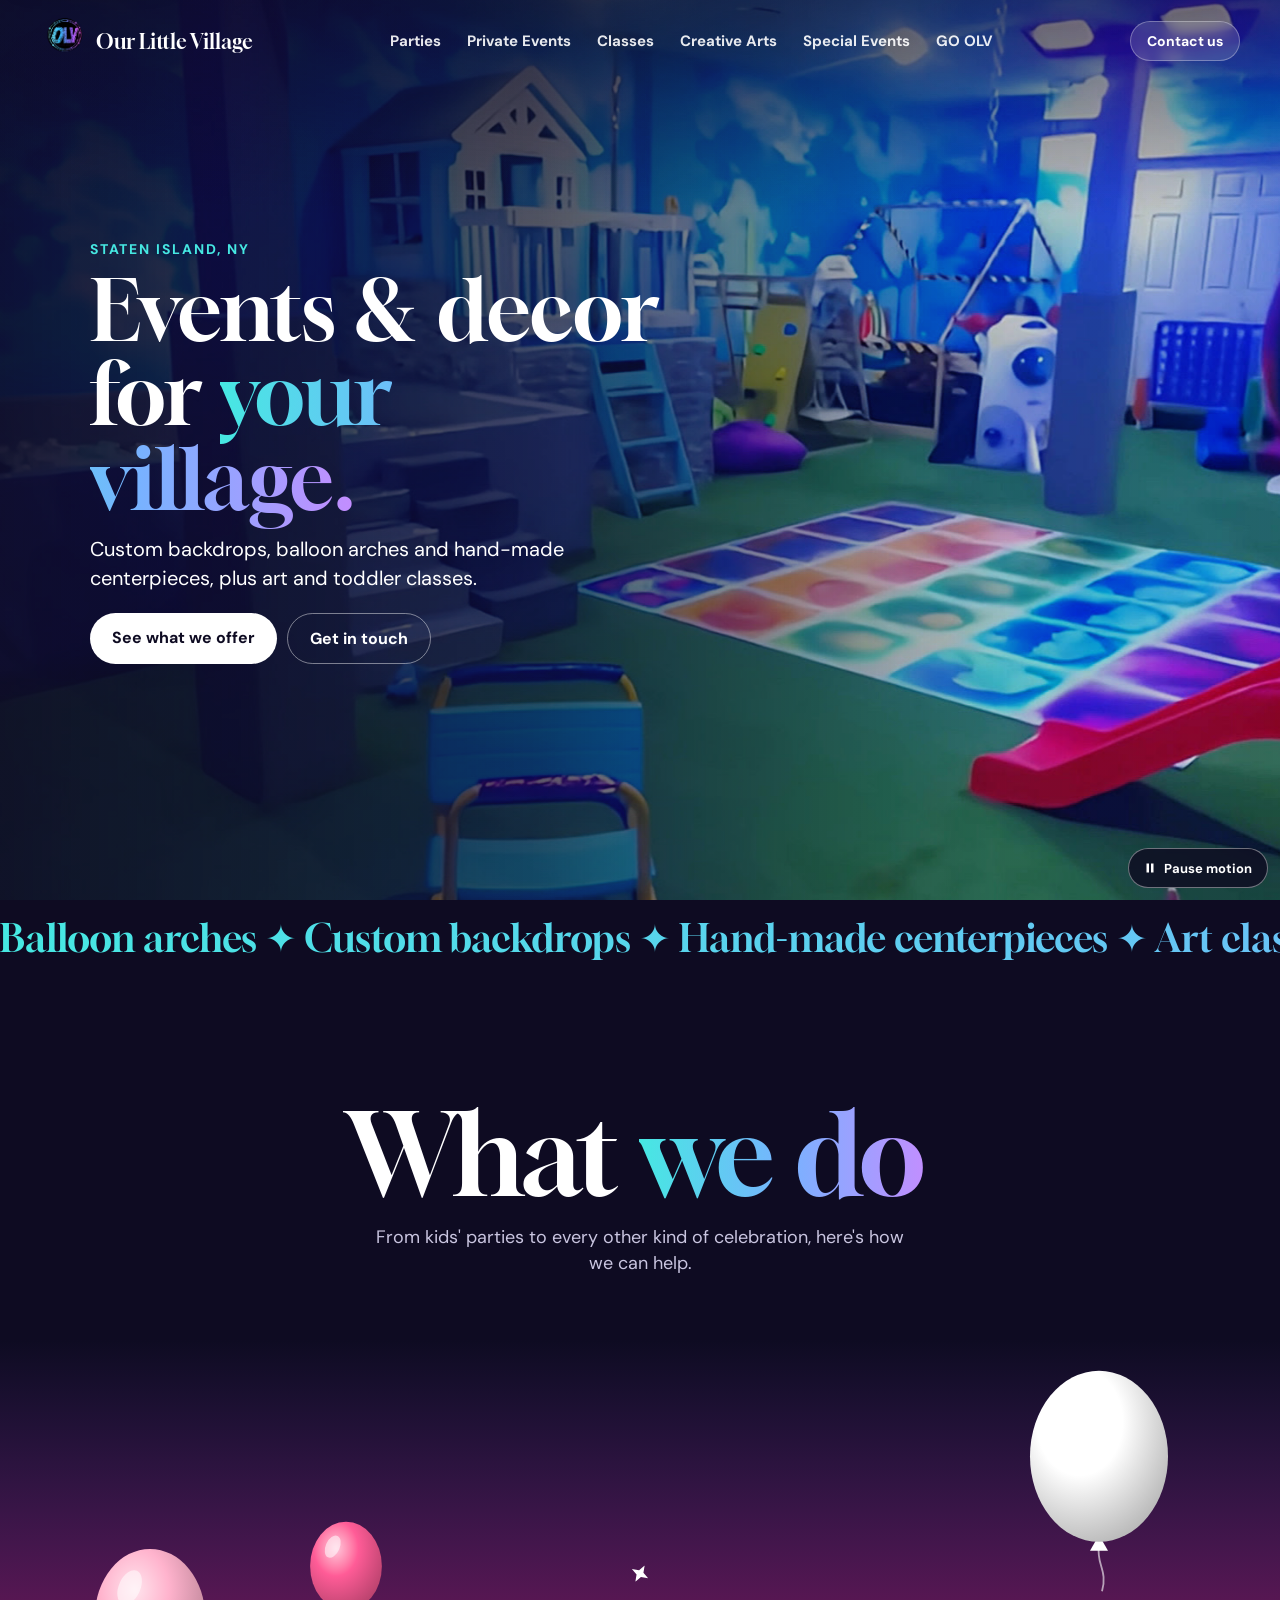
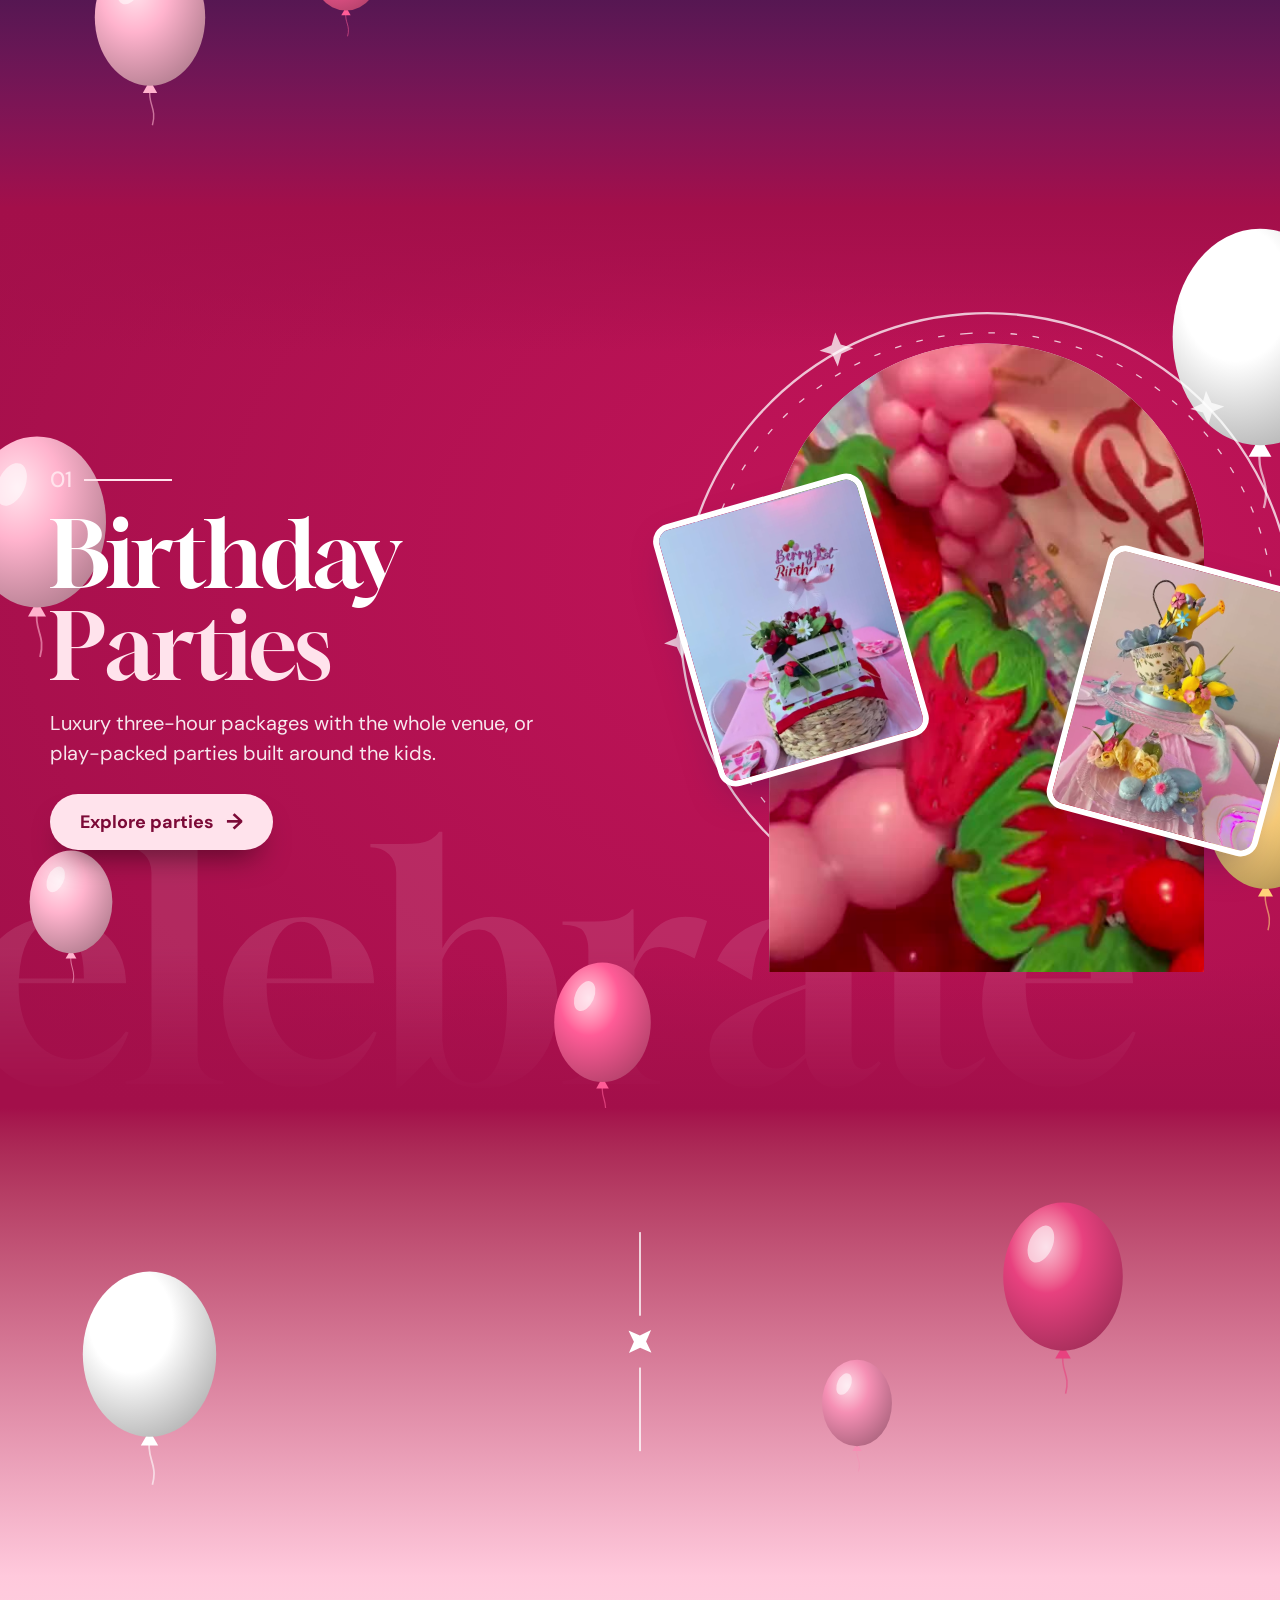
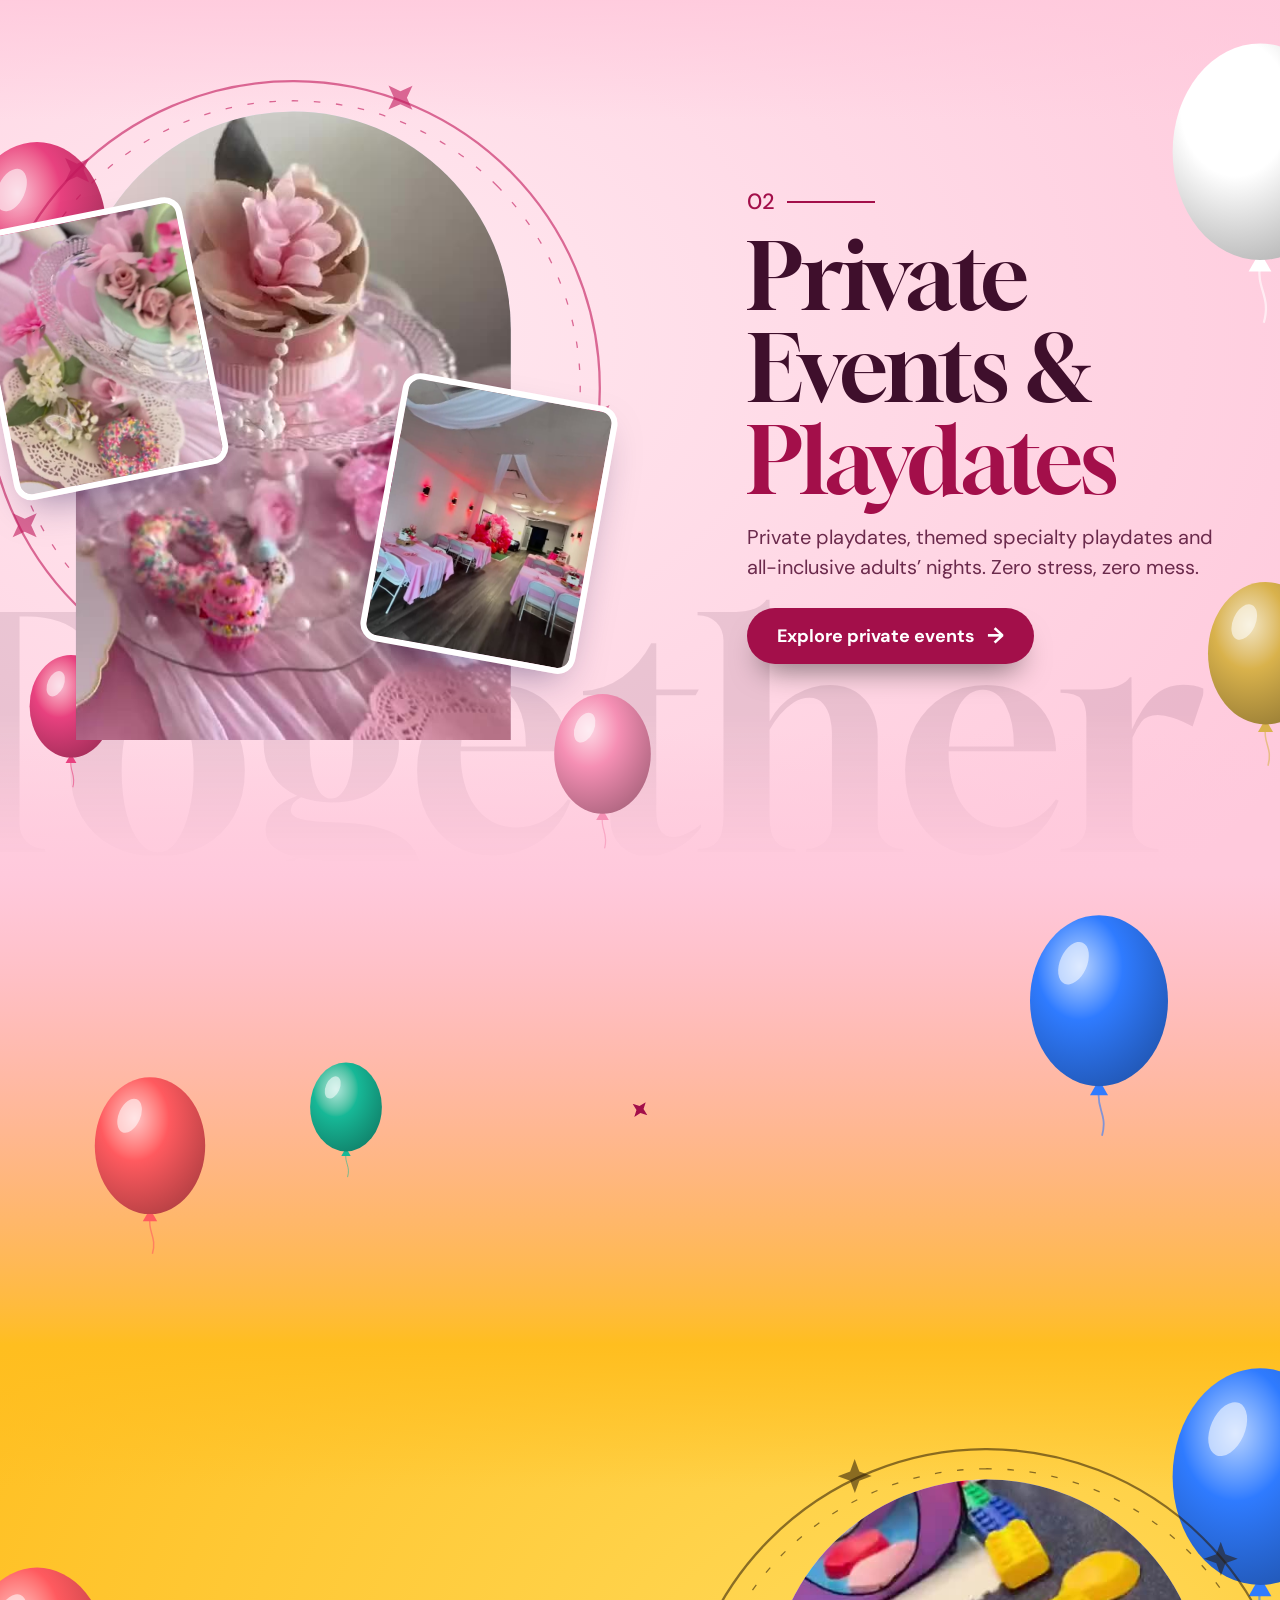
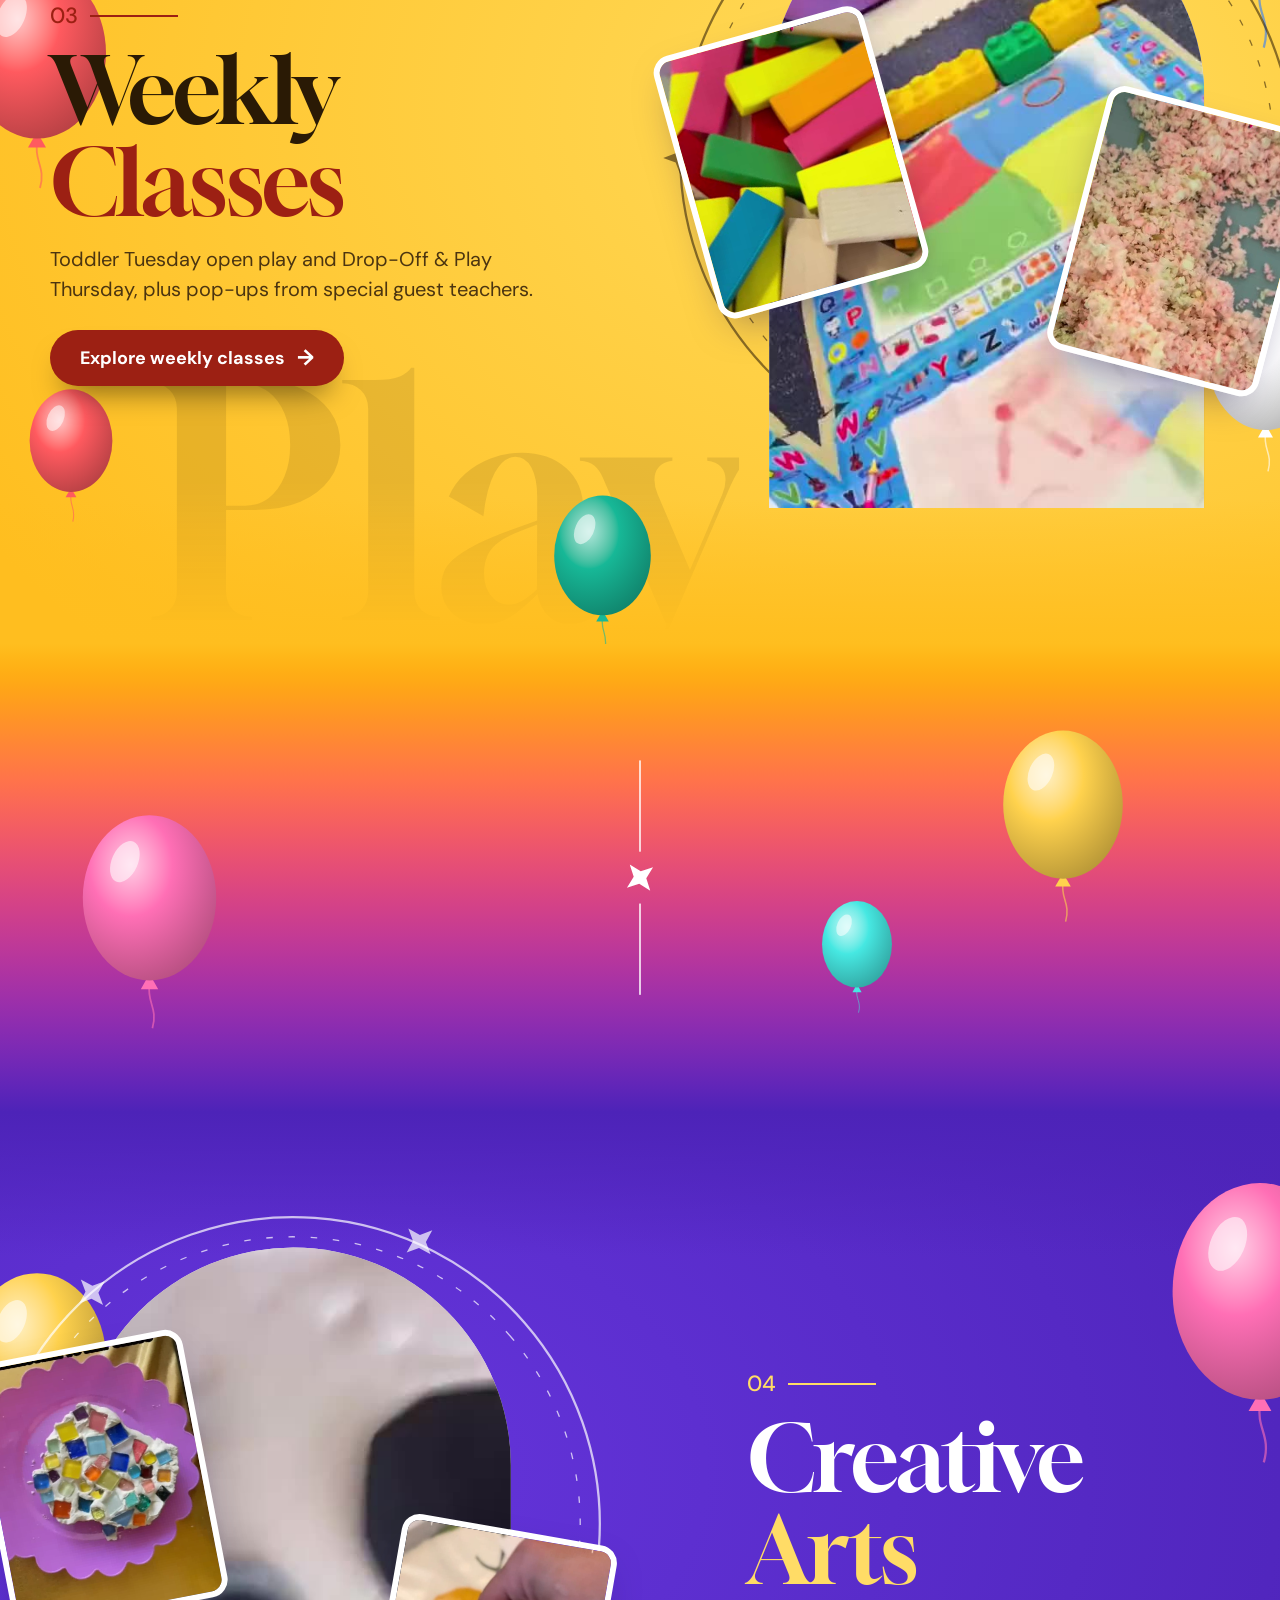
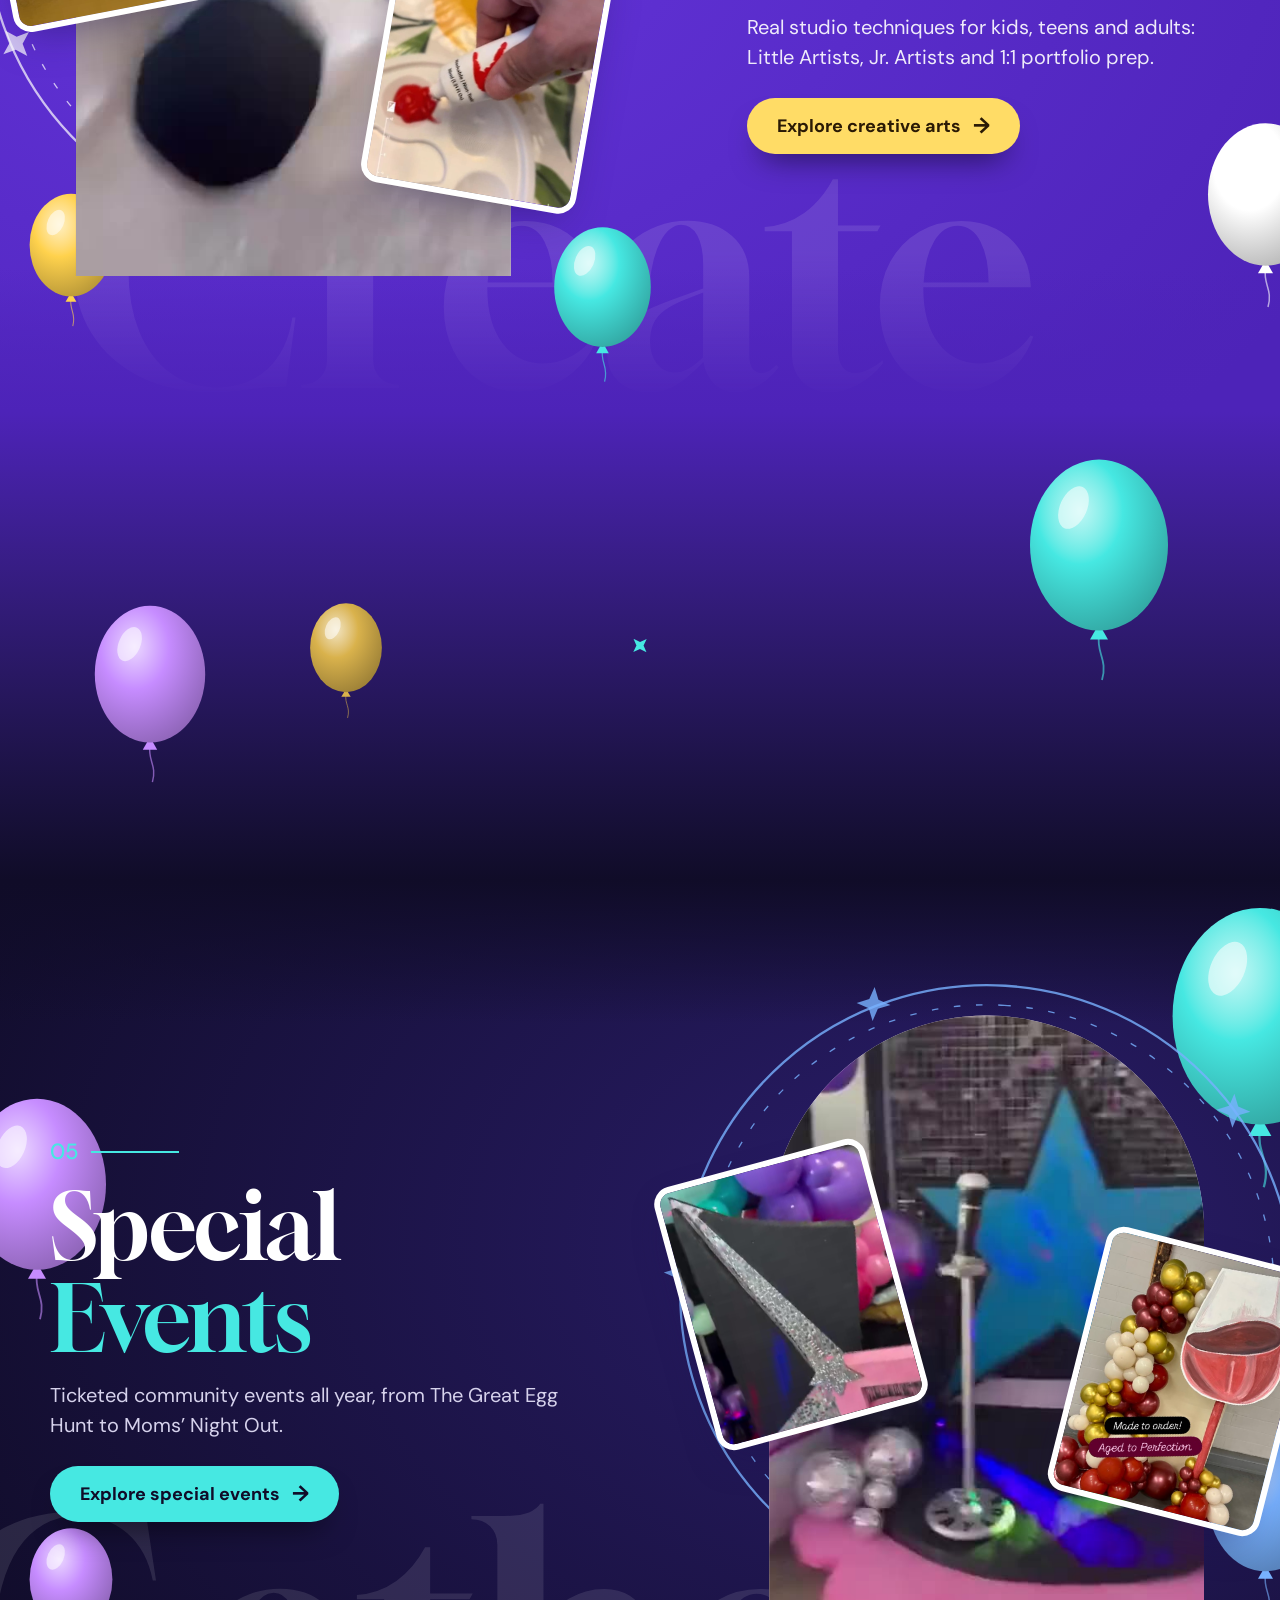
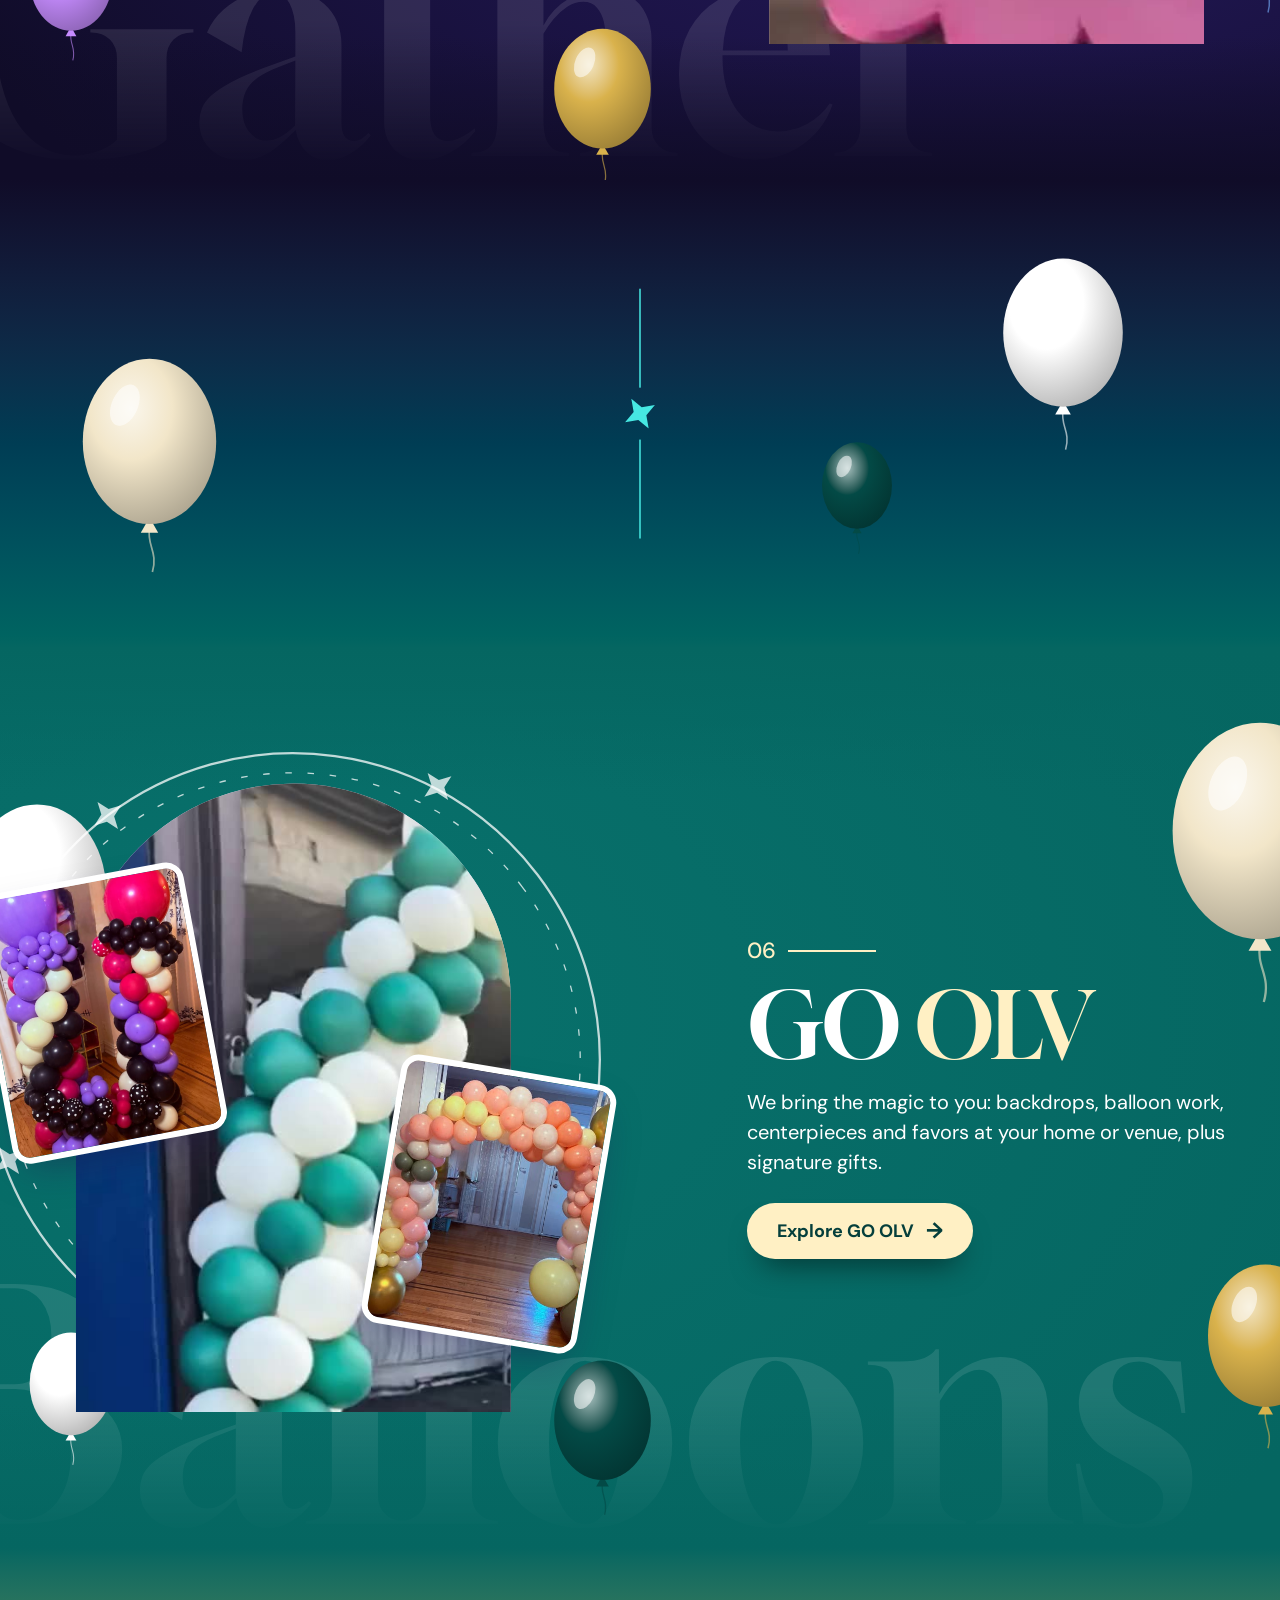
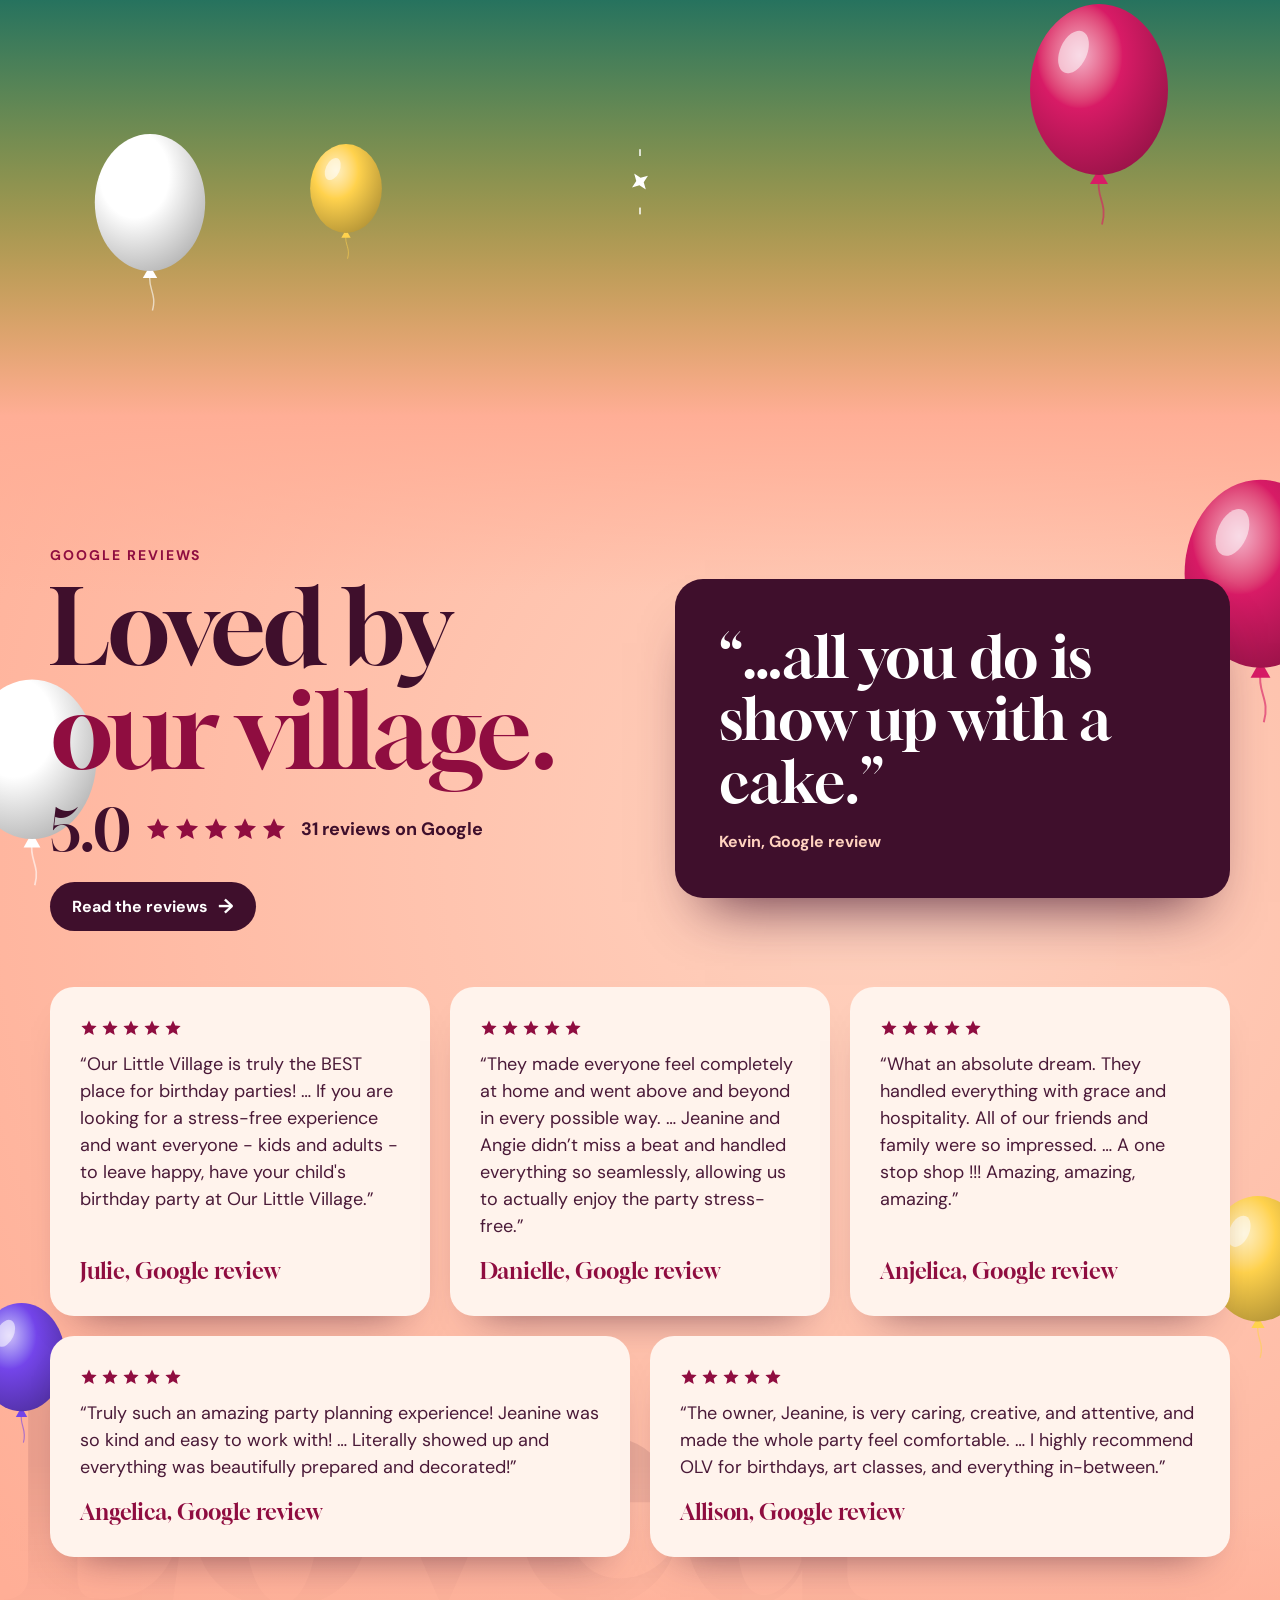
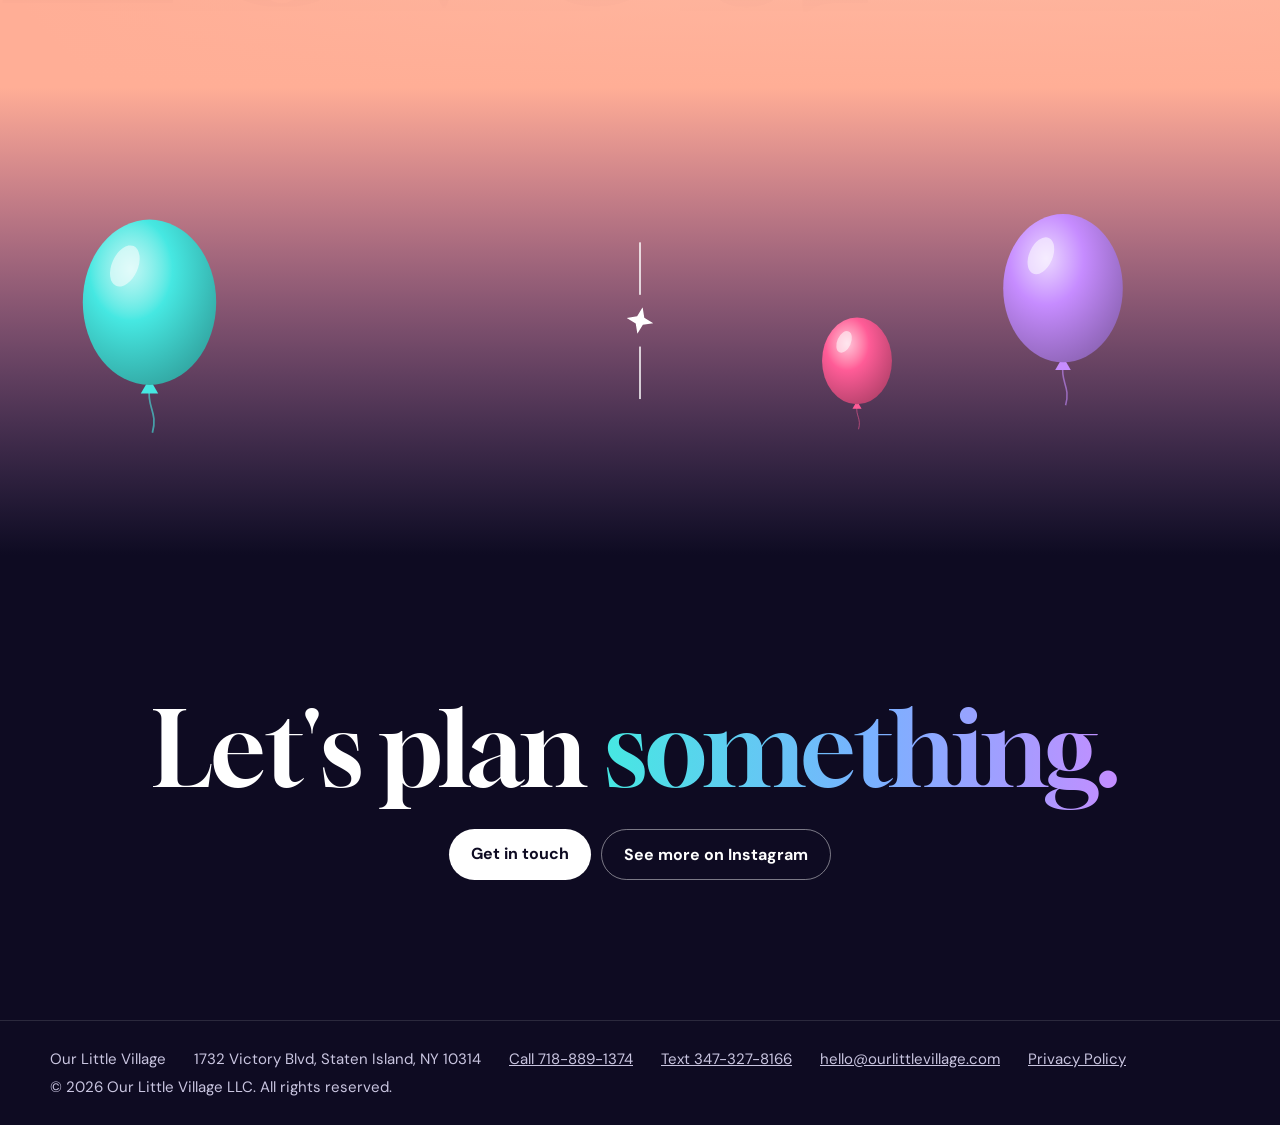
<file: index.html>
<!doctype html>
<html lang="en">
<head>
<meta charset="utf-8">
<meta name="robots" content="noindex, nofollow">
<meta name="viewport" content="width=device-width, initial-scale=1">
<title>Our Little Village | Events, Balloons &amp; Classes in Staten Island</title>
<meta name="description" content="Events and decor for your village: custom backdrops, balloon arches, hand-made centerpieces, plus art and toddler classes in Staten Island, NY.">
<link rel="preconnect" href="https://fonts.googleapis.com">
<link rel="preconnect" href="https://fonts.gstatic.com" crossorigin>
<link href="https://fonts.googleapis.com/css2?family=DM+Sans:opsz,wght@9..40,400;9..40,500;9..40,700&family=Gloock&display=swap" rel="stylesheet">
<link rel="preload" as="image" href="assets/slides/playroom.jpg">
<style>
:root{
  --ink:#0e0b22; --ink-2:#1b1540; --paper:#faf8ff; --text:#1a1633; --muted:#5d5878;
  --teal:#46e8e2; --blue:#78b2ff; --violet:#c68cff; --line:#e4dff2;
  --display:"Gloock",Georgia,serif;
  --body:"DM Sans",system-ui,sans-serif;
  --grad:linear-gradient(90deg,var(--teal),var(--blue) 50%,var(--violet));
  --grad-deep:linear-gradient(90deg,#10a7a2,#3f78e0 50%,#8b46e8);
  --ease:cubic-bezier(.22,.8,.24,1);
}
*{box-sizing:border-box;margin:0}
html{scroll-behavior:smooth}
body{background:var(--ink);color:var(--text);font-family:var(--body);-webkit-font-smoothing:antialiased}
body.playing{overflow:hidden}
a{color:inherit}

.hero{position:relative;height:100svh;min-height:560px;overflow:hidden;background:radial-gradient(90% 90% at 50% 45%,#2a1d6b 0%,var(--ink) 72%);color:#fff}
.media{position:absolute;inset:0;overflow:hidden}
.media img,.media video{position:absolute;inset:0;width:100%;height:100%;object-fit:cover}
.media .slide{opacity:0;object-position:50% var(--pos,50%);transform:scale(1.02);transition:opacity 1.5s ease}
.media .slide.on{opacity:1}
.stage-site .slide.on,.stage-site .slide.out{animation:drift 9s ease-out forwards}
@keyframes drift{from{transform:scale(1.02)}to{transform:scale(1.1)}}
#film{transition:opacity 1.2s ease}
.stage-site #film{opacity:0}
.scrim{position:absolute;inset:0;opacity:0;transition:opacity 1.1s ease;background:linear-gradient(180deg,rgba(14,11,34,.45) 0%,rgba(14,11,34,.28) 34%,rgba(14,11,34,.92) 100%);pointer-events:none}

.name{position:absolute;inset:0;display:grid;place-items:center;text-align:center;padding:0 16px;font:400 clamp(46px,12.5vw,112px)/1.02 var(--display);text-shadow:0 4px 32px rgba(14,11,34,.65);pointer-events:none;transition:opacity .32s ease,filter .32s ease}
.name span{display:inline-block;opacity:0;transform:translateY(.22em);filter:blur(10px)}
.name b{font-weight:inherit;display:inline-block;white-space:nowrap;margin:0 .13em}
.stage-name .name span{opacity:1;transform:none;filter:blur(0);transition:opacity .34s ease,transform .5s var(--ease),filter .4s ease;transition-delay:calc(var(--i)*38ms)}

.nav{position:absolute;z-index:3;top:0;left:0;right:0;display:flex;align-items:center;justify-content:space-between;gap:16px;padding:14px 16px;opacity:0;transform:translateY(-14px);transition:opacity .8s ease .15s,transform .8s var(--ease) .15s}
.brand{display:flex;align-items:center;gap:10px;text-decoration:none;font:400 20px var(--display)}
.brand img{width:46px;height:46px;object-fit:contain;transform:scale(1.42)}
.nav ul{display:none;list-style:none;padding:0;gap:26px;font-weight:700;font-size:15px}
.nav li a{text-decoration:none;opacity:.9}
.nav li a:hover{opacity:1;color:var(--teal)}
.call{flex:none;padding:10px 16px;border-radius:999px;background:rgba(255,255,255,.14);border:1px solid rgba(255,255,255,.3);font-weight:700;font-size:14px;text-decoration:none;backdrop-filter:blur(8px)}

.nav-end{display:flex;gap:8px;align-items:center}
.menu summary{list-style:none;cursor:pointer;padding:10px 16px;border-radius:999px;border:1px solid rgba(255,255,255,.3);font-weight:700;font-size:14px;backdrop-filter:blur(8px)}
.menu summary::-webkit-details-marker{display:none}
.menu .panel{position:absolute;left:16px;right:16px;top:70px;display:grid;background:#191339;border:1px solid rgba(255,255,255,.16);border-radius:18px;padding:8px;box-shadow:0 24px 50px -18px #000}
.menu .panel a{padding:13px 14px;text-decoration:none;font:400 20px var(--display)}
.ch[data-clip=parties]{--morefg:#7c0a37}.ch[data-clip=private]{--morefg:#fff}.ch[data-clip=toddler]{--morefg:#fff}.ch[data-clip=art]{--morefg:#2a1a05}.ch[data-clip=special]{--morefg:#100c28}.ch[data-clip=balloons]{--morefg:#053f3c}
.ch-text>.more{display:inline-flex;align-items:center;gap:12px;margin-top:26px;padding:17px 30px;border-radius:999px;background:var(--em);color:var(--morefg);font:700 18px/1 var(--body);text-decoration:none;box-shadow:0 18px 30px -14px rgba(0,0,0,.55);transition:opacity .8s ease,transform 1s var(--ease),translate .3s var(--ease),box-shadow .3s ease}
.ch.in .ch-text>.more{transition-delay:.3s,.3s,0s,0s}
.more::after{content:"\2192";font-size:22px;line-height:1;transition:transform .3s var(--ease)}
.ch-text>.more:hover,.ch-text>.more:focus-visible{translate:0 -4px;box-shadow:0 26px 36px -14px rgba(0,0,0,.65)}
.more:hover::after,.more:focus-visible::after{transform:translateX(7px)}
.more:focus-visible{outline:3px solid var(--fg);outline-offset:3px}
@media (max-width:899px){.bal{scale:.62;transform-origin:top left}.bal.extra{display:none}}
.copy{position:absolute;z-index:2;left:16px;right:16px;bottom:max(66px,env(safe-area-inset-bottom));pointer-events:none}
.copy>*{opacity:0;transform:translateY(16px);filter:blur(14px)}
.eyebrow{font-weight:700;font-size:14px;letter-spacing:.14em;text-transform:uppercase;color:var(--teal)}
h1{font:400 clamp(46px,13vw,92px)/1 var(--display);margin:10px 0 14px}
h1 em{font-style:normal;background:var(--grad);-webkit-background-clip:text;background-clip:text;color:transparent;padding-right:.08em}
.lede{font-size:18px;line-height:1.45;max-width:30em}
.cta{display:flex;flex-wrap:wrap;gap:10px;margin-top:20px}
.btn{display:inline-block;padding:14px 22px;border-radius:999px;font-weight:700;text-decoration:none;font-size:16px}
.btn.main{background:#fff;color:var(--ink)}
.btn.alt{border:1px solid rgba(255,255,255,.45)}

.skip{position:absolute;z-index:4;right:16px;bottom:18px;padding:9px 16px;border:1px solid rgba(255,255,255,.5);border-radius:999px;background:rgba(14,11,34,.45);color:#fff;font:700 13px var(--body);cursor:pointer;backdrop-filter:blur(8px);transition:opacity .4s}

.stage-site .scrim{opacity:1}
.stage-site .name{opacity:0;filter:blur(12px)}
.stage-site .nav{opacity:1;transform:none}
.stage-site .copy{pointer-events:auto}
.stage-site .copy>*{opacity:1;transform:none;filter:blur(0);transition:opacity .75s ease,transform .9s var(--ease),filter .8s ease}
.stage-site .copy>:nth-child(1){transition-delay:.25s}.stage-site .copy>:nth-child(2){transition-delay:.38s}
.stage-site .copy>:nth-child(3){transition-delay:.56s}.stage-site .copy>:nth-child(4){transition-delay:.7s}
.stage-site .skip{opacity:0;pointer-events:none}
.instant *{transition:none!important}

.offer{background:var(--ink);overflow:hidden}
.wrap{max-width:1180px;margin:0 auto}
.ticker{background:var(--ink);padding:16px 0;overflow:hidden;white-space:nowrap}
.ticker div{display:inline-block;font:400 clamp(24px,3.4vw,38px)/1.2 var(--display);background:var(--grad);-webkit-background-clip:text;background-clip:text;color:transparent;animation:tick 34s linear infinite;padding-right:.1em}
@keyframes tick{to{transform:translateX(-50%)}}
.offer-head{padding:76px 16px 64px;text-align:center;color:#fff}
.offer-head h2{font:400 clamp(52px,10vw,112px)/1 var(--display);letter-spacing:-.02em}
.offer-head h2 em{font-style:normal;background:var(--grad);-webkit-background-clip:text;background-clip:text;color:transparent;padding-right:.08em}
.offer-head p{margin:14px auto 0;color:#c9c5e0;font-size:18px;max-width:30em;line-height:1.45}

.ch{--p:0;position:relative;overflow:hidden;display:grid;gap:44px;align-items:center;padding:72px 16px 84px;background:linear-gradient(180deg,var(--edge) 0,transparent 16%,transparent 84%,var(--edge) 100%),var(--bg);color:var(--fg)}
.ch[data-clip=parties]{--edge:#a30f4a;--bg:radial-gradient(90% 90% at 75% 40%,#c4145a 0%,#a30f4a 100%);--fg:#fff;--sub:rgba(255,255,255,.9);--em:#ffe3ec;--ring:rgba(255,255,255,.75)}
.ch[data-clip=private]{--edge:#ffc9dc;--bg:radial-gradient(90% 90% at 25% 40%,#ffe9f0 0%,#ffc9dc 100%);--fg:#3f0f2c;--sub:#6b2a4c;--em:#a30f4a;--ring:rgba(194,24,91,.6)}
.ch[data-clip=toddler]{--edge:#ffbe1f;--bg:radial-gradient(90% 90% at 75% 40%,#ffdb5c 0%,#ffbe1f 100%);--fg:#2a1a05;--sub:#4c3510;--em:#9c2013;--ring:rgba(42,26,5,.55)}
.ch[data-clip=art]{--edge:#4d23b8;--bg:radial-gradient(90% 90% at 25% 40%,#6535dc 0%,#4d23b8 100%);--fg:#fff;--sub:rgba(255,255,255,.9);--em:#ffdc66;--ring:rgba(255,255,255,.7)}
.ch[data-clip=special]{--edge:#100c28;--bg:radial-gradient(90% 90% at 75% 40%,#2a1d6b 0%,#100c28 100%);--fg:#fff;--sub:#d6d2ec;--em:#46e8e2;--ring:rgba(120,178,255,.8)}
.ch[data-clip=balloons]{--edge:#056661;--bg:radial-gradient(90% 90% at 25% 40%,#08716c 0%,#056661 100%);--fg:#fff;--sub:#fff;--em:#fff0c4;--ring:rgba(255,255,255,.75)}
.ghost{-webkit-mask-image:linear-gradient(180deg,#000 45%,transparent 92%);mask-image:linear-gradient(180deg,#000 45%,transparent 92%);position:absolute;left:50%;top:84%;font:400 clamp(130px,25vw,400px)/1 var(--display);white-space:nowrap;color:var(--fg);opacity:.1;transform:translate(calc(-50% + var(--p)*16vw),-50%);pointer-events:none}
.bal{position:absolute;left:calc(var(--x)*1%);top:calc(var(--y)*1%);width:calc(var(--s)*1px);transform:translateY(calc(var(--p)*var(--v)*1px));pointer-events:none}
.bal svg{display:block;width:100%;overflow:visible;animation:bob 5.5s ease-in-out infinite alternate;animation-delay:var(--d)}
@keyframes bob{from{transform:translateY(-9px) rotate(-3deg)}to{transform:translateY(11px) rotate(3deg)}}
.ch-text,.ch-media{z-index:1}
.ch-text{position:relative}
.ch-text>*{opacity:0;transform:translateY(28px);transition:opacity .8s ease,transform 1s var(--ease)}
.ch-text>:nth-child(2){transition-delay:.1s}.ch-text>:nth-child(3){transition-delay:.2s}.ch-text>:nth-child(4){transition-delay:.3s}
.ch.in .ch-text>*{opacity:1;transform:none}
.num{display:flex;align-items:center;gap:12px;font:500 22px var(--body);color:var(--em)}
.num::after{content:"";height:2px;width:0;background:var(--em);transition:width 1.1s var(--ease) .25s}
.ch.in .num::after{width:88px}
.ch h3{font:400 clamp(46px,7.4vw,92px)/1 var(--display);letter-spacing:-.02em;margin:14px 0 16px}
.ch h3 em{font-style:normal;color:var(--em);padding-right:.08em}
.ch p{color:var(--sub);font-size:20px;line-height:1.5;max-width:26em}

.ch-media{position:relative;width:min(66vw,400px);aspect-ratio:9/13;margin:0 auto}
.orbit{color:var(--ring);position:absolute;left:50%;top:44%;width:150%;aspect-ratio:1;overflow:visible;opacity:0;transform:translate(-50%,-50%) rotate(calc(var(--p)*95deg));transition:opacity 1s ease .2s}
.ch.in .orbit{opacity:1}
.arch{position:absolute;inset:0;overflow:hidden;background:#e9e3f7;clip-path:inset(100% 0 0 0 round 999px 999px 0 0);transition:clip-path 1.15s var(--ease);box-shadow:0 30px 60px -28px rgba(50,30,120,.45)}
.ch.in .arch{clip-path:inset(0 0 0 0 round 999px 999px 0 0)}
.arch video{width:100%;height:100%;object-fit:cover;display:block;transform:scale(calc(1.1 + var(--p)*.08))}
.float{position:absolute;z-index:2;width:50%;aspect-ratio:4/5;object-fit:cover;border:6px solid #fff;border-radius:18px;box-shadow:0 18px 40px -16px rgba(30,20,80,.5);opacity:0;scale:.82;transition:opacity .7s ease .3s,scale .9s var(--ease) .3s}
.ch.in .float{opacity:1;scale:1}
.float.a{left:-20%;top:9%;transform:translateY(calc(var(--p)*-95px)) rotate(calc(-7deg + var(--p)*9deg))}
.float.b{right:-20%;bottom:5%;transform:translateY(calc(var(--p)*105px)) rotate(calc(6deg - var(--p)*9deg))}

.love{--p:0;--fg:#3f0f2c;position:relative;overflow:hidden;background:linear-gradient(180deg,#ffae96 0,transparent 14%,transparent 86%,#ffae96 100%),radial-gradient(90% 90% at 70% 35%,#ffd2bf 0%,#ffae96 100%);color:#3f0f2c;padding:84px 16px 96px}
.love-in{position:relative;z-index:1;max-width:1180px;margin:0 auto;display:grid;gap:34px}
.love-in>*{opacity:0;transform:translateY(28px);transition:opacity .8s ease,transform 1s var(--ease)}
.love.in .love-in>*{opacity:1;transform:none}
.love.in .love-in>:nth-child(2){transition-delay:.12s}.love.in .love-in>:nth-child(3){transition-delay:.24s}
.love .eyebrow{color:#8f0d40}
.love h2{font:400 clamp(50px,9vw,104px)/1 var(--display);letter-spacing:-.015em;margin:10px 0 18px}
.love h2 em{font-style:normal;color:#8f0d40}
.score{display:flex;flex-wrap:wrap;align-items:center;gap:6px 14px}
.score b{font:400 58px/1 var(--display)}
.stars{display:flex;gap:3px}
.stars svg{width:26px;height:26px;fill:#8f0d40}
.score span{font-weight:700;font-size:18px}
.love .btn{margin-top:24px;background:#3f0f2c;color:#fff;display:inline-flex;align-items:center;gap:10px}
.love .btn::after{content:"\2192";font-size:20px;line-height:1}
.pull{margin:0;background:#3f0f2c;color:#fff;border-radius:28px;padding:34px 28px;transform:rotate(-1.2deg);box-shadow:0 34px 56px -30px rgba(63,15,44,.85)}
.pull p{font:400 clamp(34px,4.6vw,58px)/1.08 var(--display);color:#fff}
.pull cite{display:block;margin-top:18px;font:700 16px var(--body);font-style:normal;color:#ffd2bf}
.loves{display:grid;gap:14px}
.loves figure{margin:0;display:flex;flex-direction:column;background:#fff3ec;border-radius:24px;padding:26px 24px;box-shadow:0 24px 40px -30px rgba(63,15,44,.7)}
.loves .stars svg{width:18px;height:18px}
.loves blockquote{margin:14px 0 18px;font-size:18px;line-height:1.5;color:#4a1a38}
.loves figcaption{margin-top:auto;font:400 22px var(--display);color:#8f0d40}
.breath{--p:0;--q:0;position:relative;height:clamp(190px,34vh,300px);overflow:hidden;pointer-events:none;background:linear-gradient(180deg,var(--a),var(--b))}
@supports (background:linear-gradient(in oklch,red,blue)){.breath{background:linear-gradient(180deg in oklch,var(--a),var(--b))}}
.breath .mark{position:absolute;left:50%;top:50%;width:2px;height:66%;margin:-33% 0 0 -1px;margin-top:0;transform:translateY(-50%);color:var(--o)}
.breath .mark::before,.breath .mark::after{content:"";position:absolute;left:0;width:2px;height:calc(50% - 26px);background:currentColor;opacity:.75;transform:scaleY(var(--q));transition:none}
.breath .mark::before{top:0;transform-origin:50% 100%}
.breath .mark::after{bottom:0;transform-origin:50% 0}
.breath .mark svg{position:absolute;left:50%;top:50%;width:34px;height:34px;margin:-17px 0 0 -17px;fill:currentColor;transform:rotate(calc(var(--p)*200deg)) scale(calc(.55 + var(--q)*.6))}
.closing{background:var(--ink);color:#fff;text-align:center;padding:96px 16px}
.closing h2{font:400 clamp(48px,9vw,104px)/1.02 var(--display);letter-spacing:-.02em}
.closing em{font-style:normal;background:var(--grad);-webkit-background-clip:text;background-clip:text;color:transparent;padding-right:.08em}
.closing .cta{justify-content:center;margin-top:28px}
footer{background:var(--ink);border-top:1px solid rgba(255,255,255,.12);color:#c9c5e0;padding:28px 16px;font-size:15px}
footer .wrap{display:flex;flex-wrap:wrap;gap:8px 28px}

@media (min-width:900px){
  .scrim{background:linear-gradient(180deg,rgba(14,11,34,.55) 0%,rgba(14,11,34,0) 24%),linear-gradient(90deg,rgba(14,11,34,.9) 0%,rgba(14,11,34,.68) 42%,rgba(14,11,34,.2) 78%,rgba(14,11,34,.12) 100%)}
  .nav{padding:18px 40px}
  .nav ul{display:flex}
  .menu{display:none}
  .copy{left:clamp(40px,7vw,120px);right:auto;bottom:auto;top:50%;margin-top:-210px;width:min(46vw,620px)}
  h1{font-size:clamp(64px,6.6vw,104px)}
  .lede{font-size:20px}
  .skip{right:32px;bottom:26px}
  .breath{height:clamp(300px,52vh,520px);overflow:visible;z-index:2}
  .offer-head{padding-top:120px}
  .ch{grid-template-columns:1fr 1fr;gap:60px;padding:clamp(80px,11vh,130px) max(40px,calc((100vw - 1180px)/2));min-height:100vh}
  .ch:nth-of-type(even) .ch-media{order:-1;justify-self:start;margin-left:2vw;margin-right:0}
  .ch:nth-of-type(even) .ch-text{padding-left:6vw}
  .ch-media{width:min(34vw,480px);justify-self:end;margin-right:2vw;margin-left:0}
  .love{padding:130px max(40px,calc((100vw - 1180px)/2))}
  .love-in{grid-template-columns:1fr 1fr;gap:56px 70px;align-items:center}
  .loves{grid-column:1/-1;grid-template-columns:repeat(6,1fr);gap:20px}
  .loves figure{grid-column:span 2;padding:32px 30px}
  .loves figure:nth-child(n+4){grid-column:span 3}
  .pull{padding:46px 44px}
  .closing{padding:140px 40px}
  footer{padding:28px 40px}
}
@media (prefers-reduced-motion:reduce){
  html{scroll-behavior:auto}
  .ticker div{animation:none}
  .stage-site .slide.on,.stage-site .slide.out{animation:none}
  .bal svg{animation:none}
  .breath{--q:1}
  .love-in>*{transition:none}
  .ch-text>*,.num::after,.orbit,.arch,.float{transition:none}
}
/* the six links only fit on one line from 1100px; narrower screens use Menu */
@media (min-width:900px) and (max-width:1099px){.nav ul{display:none!important}.menu{display:block!important}}
.nav li a{white-space:nowrap}
</style>
<link rel="stylesheet" href="assets/access.css">
</head>
<body class="playing">
<a class="skip-link" href="#content">Skip to content</a>
<section class="hero" id="top">
  <div class="media">
    <img class="slide on" style="--pos:44.6%" src="assets/slides/playroom.jpg" alt="The playroom at Our Little Village, with a painted sky mural, playhouse and green turf">
    <video id="film" muted playsinline preload="auto"></video>
  </div>
  <div class="scrim"></div>
  <div class="name" id="name" aria-hidden="true"></div>
  <nav class="nav" aria-label="Main">
    <a class="brand" href="#top"><img src="assets/logo.png" alt=""><span>Our Little Village</span></a>
    <ul>
      <li><a href="parties.html">Parties</a></li>
      <li><a href="private-events.html">Private Events</a></li>
      <li><a href="toddler-classes.html">Classes</a></li>
      <li><a href="art-classes.html">Creative Arts</a></li>
      <li><a href="special-events.html">Special Events</a></li>
      <li><a href="balloons-backdrops.html">GO OLV</a></li>
    </ul>
    <div class="nav-end">
      <details class="menu"><summary>Menu</summary><div class="panel"><a href="parties.html">Parties</a><a href="private-events.html">Private Events</a><a href="toddler-classes.html">Classes</a><a href="art-classes.html">Creative Arts</a><a href="special-events.html">Special Events</a><a href="balloons-backdrops.html">GO OLV</a><a href="contact.html">Contact</a></div></details>
      <a class="call" href="contact.html">Contact us</a>
    </div>
  </nav>
  <div class="copy" id="content" tabindex="-1">
    <p class="eyebrow">Staten Island, NY</p>
    <h1>Events &amp; decor for <em>your village.</em></h1>
    <p class="lede">Custom backdrops, balloon arches and hand-made centerpieces, plus art and toddler classes.</p>
    <div class="cta"><a class="btn main" href="#offer">See what we offer</a><a class="btn alt" href="contact.html">Get in touch</a></div>
  </div>
  <button class="skip" id="skip" type="button">Skip intro</button>
</section>

<main class="offer" id="offer">
  <div class="ticker" aria-hidden="true"><div>Balloon arches &#10022; Custom backdrops &#10022; Hand-made centerpieces &#10022; Art classes &#10022; Toddler classes &#10022; Parties &#10022; Balloon arches &#10022; Custom backdrops &#10022; Hand-made centerpieces &#10022; Art classes &#10022; Toddler classes &#10022; Parties &#10022;&nbsp;</div></div>
  <header class="offer-head"><h2>What <em>we do</em></h2><p>From kids' parties to every other kind of celebration, here's how we can help.</p></header>

  <article class="ch" data-clip="parties">
    <div class="ch-text"><span class="num">01</span><h3>Birthday <em>Parties</em></h3><p>Luxury three-hour packages with the whole venue, or play-packed parties built around the kids.</p><a class="more" href="parties.html">Explore parties</a></div>
    <div class="ch-media"><div class="arch"></div>
      <img class="float a" loading="lazy" src="assets/work/parties-a.jpg" alt="Strawberry-themed birthday centerpiece on a pink table">
      <img class="float b" loading="lazy" src="assets/work/parties-b.jpg" alt="Teacup tower centerpiece with spring flowers"></div>
  </article>
  <article class="ch" data-clip="private">
    <div class="ch-text"><span class="num">02</span><h3>Private Events &amp; <em>Playdates</em></h3><p>Private playdates, themed specialty playdates and all-inclusive adults&#8217; nights. Zero stress, zero mess.</p><a class="more" href="private-events.html">Explore private events</a></div>
    <div class="ch-media"><div class="arch"></div>
      <img class="float a" loading="lazy" src="assets/work/private-a.jpg" alt="Tea party table setting with roses and a sprinkled donut">
      <img class="float b" loading="lazy" src="assets/work/private-b.jpg" alt="Event room with pink dressed tables and draped ceiling"></div>
  </article>
  <article class="ch" data-clip="toddler">
    <div class="ch-text"><span class="num">03</span><h3>Weekly <em>Classes</em></h3><p>Toddler Tuesday open play and Drop-Off &amp; Play Thursday, plus pop-ups from special guest teachers.</p><a class="more" href="toddler-classes.html">Explore weekly classes</a></div>
    <div class="ch-media"><div class="arch"></div>
      <img class="float a" loading="lazy" src="assets/work/toddler-a.jpg" alt="Brightly colored wooden building blocks">
      <img class="float b" loading="lazy" src="assets/work/toddler-b.jpg" alt="Pink rice in a sensory play bin"></div>
  </article>
  <article class="ch" data-clip="art">
    <div class="ch-text"><span class="num">04</span><h3>Creative <em>Arts</em></h3><p>Real studio techniques for kids, teens and adults: Little Artists, Jr. Artists and 1:1 portfolio prep.</p><a class="more" href="art-classes.html">Explore creative arts</a></div>
    <div class="ch-media"><div class="arch"></div>
      <img class="float a" loading="lazy" src="assets/work/art-a.jpg" alt="Handmade colorful mosaic plate">
      <img class="float b" loading="lazy" src="assets/work/art-b.jpg" alt="Hand squeezing red paint onto a palette"></div>
  </article>
  <article class="ch" data-clip="special">
    <div class="ch-text"><span class="num">05</span><h3>Special <em>Events</em></h3><p>Ticketed community events all year, from The Great Egg Hunt to Moms&#8217; Night Out.</p><a class="more" href="special-events.html">Explore special events</a></div>
    <div class="ch-media"><div class="arch"></div>
      <img class="float a" loading="lazy" src="assets/work/special-a.jpg" alt="Glitter guitar display with purple and teal balloons">
      <img class="float b" loading="lazy" src="assets/work/special-b.jpg" alt="Giant wine glass display with a burgundy and gold balloon garland"></div>
  </article>
  <article class="ch" data-clip="balloons">
    <div class="ch-text"><span class="num">06</span><h3>GO <em>OLV</em></h3><p>We bring the magic to you: backdrops, balloon work, centerpieces and favors at your home or venue, plus signature gifts.</p><a class="more" href="balloons-backdrops.html">Explore GO OLV</a></div>
    <div class="ch-media"><div class="arch"></div>
      <img class="float a" loading="lazy" src="assets/work/balloons-a.jpg" alt="Two balloon columns in purple, black and pink">
      <img class="float b" loading="lazy" src="assets/work/balloons-b.jpg" alt="Peach, olive and gold balloon arch in a doorway"></div>
  </article>

  <section class="love" aria-labelledby="love-title">
    <div class="love-in">
      <div>
        <p class="eyebrow">Google reviews</p>
        <h2 id="love-title">Loved by <em>our village.</em></h2>
        <div class="score"><b>5.0</b><div class="stars" role="img" aria-label="5 out of 5 stars"><svg viewBox="0 0 24 24" aria-hidden="true"><path d="m12 2 3 6.6 7.2.8-5.4 4.8 1.5 7.1L12 17.7l-6.3 3.6 1.5-7.1L1.800 9.400 9 8.600z"/></svg><svg viewBox="0 0 24 24" aria-hidden="true"><path d="m12 2 3 6.6 7.2.8-5.4 4.8 1.5 7.1L12 17.7l-6.3 3.6 1.5-7.1L1.800 9.400 9 8.600z"/></svg><svg viewBox="0 0 24 24" aria-hidden="true"><path d="m12 2 3 6.6 7.2.8-5.4 4.8 1.5 7.1L12 17.7l-6.3 3.6 1.5-7.1L1.800 9.400 9 8.600z"/></svg><svg viewBox="0 0 24 24" aria-hidden="true"><path d="m12 2 3 6.6 7.2.8-5.4 4.8 1.5 7.1L12 17.7l-6.3 3.6 1.5-7.1L1.800 9.400 9 8.600z"/></svg><svg viewBox="0 0 24 24" aria-hidden="true"><path d="m12 2 3 6.6 7.2.8-5.4 4.8 1.5 7.1L12 17.7l-6.3 3.6 1.5-7.1L1.800 9.400 9 8.600z"/></svg></div><span>31 reviews on Google</span></div>
        <a class="btn" href="https://www.google.com/maps/search/?api=1&amp;query=Our+Little+Village+1732+Victory+Blvd+Staten+Island+NY+10314" target="_blank" rel="noopener">Read the reviews</a>
      </div>
      <blockquote class="pull"><p>&ldquo;&hellip;all you do is show up with a cake.&rdquo;</p><cite>Kevin, Google review</cite></blockquote>
      <div class="loves">
        <figure><div class="stars" role="img" aria-label="5 out of 5 stars"><svg viewBox="0 0 24 24" aria-hidden="true"><path d="m12 2 3 6.6 7.2.8-5.4 4.8 1.5 7.1L12 17.7l-6.3 3.6 1.5-7.1L1.800 9.400 9 8.600z"/></svg><svg viewBox="0 0 24 24" aria-hidden="true"><path d="m12 2 3 6.6 7.2.8-5.4 4.8 1.5 7.1L12 17.7l-6.3 3.6 1.5-7.1L1.800 9.400 9 8.600z"/></svg><svg viewBox="0 0 24 24" aria-hidden="true"><path d="m12 2 3 6.6 7.2.8-5.4 4.8 1.5 7.1L12 17.7l-6.3 3.6 1.5-7.1L1.800 9.400 9 8.600z"/></svg><svg viewBox="0 0 24 24" aria-hidden="true"><path d="m12 2 3 6.6 7.2.8-5.4 4.8 1.5 7.1L12 17.7l-6.3 3.6 1.5-7.1L1.800 9.400 9 8.600z"/></svg><svg viewBox="0 0 24 24" aria-hidden="true"><path d="m12 2 3 6.6 7.2.8-5.4 4.8 1.5 7.1L12 17.7l-6.3 3.6 1.5-7.1L1.800 9.400 9 8.600z"/></svg></div><blockquote>&ldquo;Our Little Village is truly the BEST place for birthday parties! … If you are looking for a stress-free experience and want everyone - kids and adults - to leave happy, have your child's birthday party at Our Little Village.&rdquo;</blockquote><figcaption>Julie, Google review</figcaption></figure>
        <figure><div class="stars" role="img" aria-label="5 out of 5 stars"><svg viewBox="0 0 24 24" aria-hidden="true"><path d="m12 2 3 6.6 7.2.8-5.4 4.8 1.5 7.1L12 17.7l-6.3 3.6 1.5-7.1L1.800 9.400 9 8.600z"/></svg><svg viewBox="0 0 24 24" aria-hidden="true"><path d="m12 2 3 6.6 7.2.8-5.4 4.8 1.5 7.1L12 17.7l-6.3 3.6 1.5-7.1L1.800 9.400 9 8.600z"/></svg><svg viewBox="0 0 24 24" aria-hidden="true"><path d="m12 2 3 6.6 7.2.8-5.4 4.8 1.5 7.1L12 17.7l-6.3 3.6 1.5-7.1L1.800 9.400 9 8.600z"/></svg><svg viewBox="0 0 24 24" aria-hidden="true"><path d="m12 2 3 6.6 7.2.8-5.4 4.8 1.5 7.1L12 17.7l-6.3 3.6 1.5-7.1L1.800 9.400 9 8.600z"/></svg><svg viewBox="0 0 24 24" aria-hidden="true"><path d="m12 2 3 6.6 7.2.8-5.4 4.8 1.5 7.1L12 17.7l-6.3 3.6 1.5-7.1L1.800 9.400 9 8.600z"/></svg></div><blockquote>&ldquo;They made everyone feel completely at home and went above and beyond in every possible way. … Jeanine and Angie didn’t miss a beat and handled everything so seamlessly, allowing us to actually enjoy the party stress-free.&rdquo;</blockquote><figcaption>Danielle, Google review</figcaption></figure>
        <figure><div class="stars" role="img" aria-label="5 out of 5 stars"><svg viewBox="0 0 24 24" aria-hidden="true"><path d="m12 2 3 6.6 7.2.8-5.4 4.8 1.5 7.1L12 17.7l-6.3 3.6 1.5-7.1L1.800 9.400 9 8.600z"/></svg><svg viewBox="0 0 24 24" aria-hidden="true"><path d="m12 2 3 6.6 7.2.8-5.4 4.8 1.5 7.1L12 17.7l-6.3 3.6 1.5-7.1L1.800 9.400 9 8.600z"/></svg><svg viewBox="0 0 24 24" aria-hidden="true"><path d="m12 2 3 6.6 7.2.8-5.4 4.8 1.5 7.1L12 17.7l-6.3 3.6 1.5-7.1L1.800 9.400 9 8.600z"/></svg><svg viewBox="0 0 24 24" aria-hidden="true"><path d="m12 2 3 6.6 7.2.8-5.4 4.8 1.5 7.1L12 17.7l-6.3 3.6 1.5-7.1L1.800 9.400 9 8.600z"/></svg><svg viewBox="0 0 24 24" aria-hidden="true"><path d="m12 2 3 6.6 7.2.8-5.4 4.8 1.5 7.1L12 17.7l-6.3 3.6 1.5-7.1L1.800 9.400 9 8.600z"/></svg></div><blockquote>&ldquo;What an absolute dream. They handled everything with grace and hospitality. All of our friends and family were so impressed. … A one stop shop !!! Amazing, amazing, amazing.&rdquo;</blockquote><figcaption>Anjelica, Google review</figcaption></figure>
        <figure><div class="stars" role="img" aria-label="5 out of 5 stars"><svg viewBox="0 0 24 24" aria-hidden="true"><path d="m12 2 3 6.6 7.2.8-5.4 4.8 1.5 7.1L12 17.7l-6.3 3.6 1.5-7.1L1.800 9.400 9 8.600z"/></svg><svg viewBox="0 0 24 24" aria-hidden="true"><path d="m12 2 3 6.6 7.2.8-5.4 4.8 1.5 7.1L12 17.7l-6.3 3.6 1.5-7.1L1.800 9.400 9 8.600z"/></svg><svg viewBox="0 0 24 24" aria-hidden="true"><path d="m12 2 3 6.6 7.2.8-5.4 4.8 1.5 7.1L12 17.7l-6.3 3.6 1.5-7.1L1.800 9.400 9 8.600z"/></svg><svg viewBox="0 0 24 24" aria-hidden="true"><path d="m12 2 3 6.6 7.2.8-5.4 4.8 1.5 7.1L12 17.7l-6.3 3.6 1.5-7.1L1.800 9.400 9 8.600z"/></svg><svg viewBox="0 0 24 24" aria-hidden="true"><path d="m12 2 3 6.6 7.2.8-5.4 4.8 1.5 7.1L12 17.7l-6.3 3.6 1.5-7.1L1.800 9.400 9 8.600z"/></svg></div><blockquote>&ldquo;Truly such an amazing party planning experience! Jeanine was so kind and easy to work with! … Literally showed up and everything was beautifully prepared and decorated!&rdquo;</blockquote><figcaption>Angelica, Google review</figcaption></figure>
        <figure><div class="stars" role="img" aria-label="5 out of 5 stars"><svg viewBox="0 0 24 24" aria-hidden="true"><path d="m12 2 3 6.6 7.2.8-5.4 4.8 1.5 7.1L12 17.7l-6.3 3.6 1.5-7.1L1.800 9.400 9 8.600z"/></svg><svg viewBox="0 0 24 24" aria-hidden="true"><path d="m12 2 3 6.6 7.2.8-5.4 4.8 1.5 7.1L12 17.7l-6.3 3.6 1.5-7.1L1.800 9.400 9 8.600z"/></svg><svg viewBox="0 0 24 24" aria-hidden="true"><path d="m12 2 3 6.6 7.2.8-5.4 4.8 1.5 7.1L12 17.7l-6.3 3.6 1.5-7.1L1.800 9.400 9 8.600z"/></svg><svg viewBox="0 0 24 24" aria-hidden="true"><path d="m12 2 3 6.6 7.2.8-5.4 4.8 1.5 7.1L12 17.7l-6.3 3.6 1.5-7.1L1.800 9.400 9 8.600z"/></svg><svg viewBox="0 0 24 24" aria-hidden="true"><path d="m12 2 3 6.6 7.2.8-5.4 4.8 1.5 7.1L12 17.7l-6.3 3.6 1.5-7.1L1.800 9.400 9 8.600z"/></svg></div><blockquote>&ldquo;The owner, Jeanine, is very caring, creative, and attentive, and made the whole party feel comfortable. … I highly recommend OLV for birthdays, art classes, and everything in-between.&rdquo;</blockquote><figcaption>Allison, Google review</figcaption></figure>
      </div>
    </div>
  </section>

  <section class="closing"><h2>Let's plan <em>something.</em></h2><div class="cta"><a class="btn main" href="contact.html">Get in touch</a><a class="btn alt" href="https://www.instagram.com/ourlittlevillage.llc/">See more on Instagram</a></div></section>
</main>
<footer><div class="wrap"><span>Our Little Village</span><span>1732 Victory Blvd, Staten Island, NY 10314</span><a href="tel:+17188891374">Call 718-889-1374</a><a href="sms:+13473278166">Text 347-327-8166</a><a href="mailto:hello@ourlittlevillage.com">hello@ourlittlevillage.com</a><a href="privacy.html">Privacy Policy</a><span>&copy; 2026 Our Little Village LLC. All rights reserved.</span></div></footer>

<script src="assets/motion.js"></script>
<script>
(function(){
  var NAME_AT = 10.1, SITE_AT = 11.75;   // seconds into the walkthrough
  var root = document.documentElement, body = document.body;
  var film = document.getElementById('film');
  var skip = document.getElementById('skip');
  var nameEl = document.getElementById('name');
  var finished = false, nameShown = false;

  var n = 0;
  nameEl.innerHTML = '<div>' + 'Our Little Village'.split(' ').map(function(word){
    return '<b>' + word.split('').map(function(ch){ return '<span style="--i:' + (n++) + '">' + ch + '</span>'; }).join('') + '</b>';
  }).join(' ') + '</div>';

  // After the walkthrough, her sharpest media rotates behind the headline so nothing sits as a frozen video frame.
  var SLIDES = [
    ['arch.jpg', 'Peach, olive and gold balloon arch', 50],
    ['wall.jpg', 'White balloon wall with a sequin backdrop', 44.6, 'phone'],
    ['columns.jpg', 'Two balloon columns in purple, black and pink', 50],
    ['wine.jpg', 'Giant wine glass display with a burgundy and gold balloon garland', 40]
  ].filter(function(s){ return s[3] !== 'phone' || window.matchMedia('(max-width:899px)').matches; });
  function startSlides(){
    if (window.matchMedia && matchMedia('(prefers-reduced-motion: reduce)').matches) return;
    var first = document.querySelector('.media .slide'), list = [first], at = 0;
    SLIDES.slice().reverse().forEach(function(s){
      var im = new Image();
      im.className = 'slide'; im.alt = s[1]; im.style.setProperty('--pos', s[2] + '%');
      im.src = 'assets/slides/' + s[0];
      first.insertAdjacentElement('afterend', im);
      list.splice(1, 0, im);
    });
    setInterval(function(){
      if (root.classList.contains('motion-paused')) return;
      var cur = list[at], next = list[(at + 1) % list.length];
      if (!next.complete || !next.naturalWidth) return;
      cur.classList.remove('on'); cur.classList.add('out');
      next.classList.remove('out'); next.classList.add('on');
      setTimeout(function(){ cur.classList.remove('out'); }, 1700);
      at = (at + 1) % list.length;
    }, 5200);
  }

  function seen(){ try { return sessionStorage.getItem('olv-intro') === '1'; } catch (e) { return false; } }
  function remember(){ try { sessionStorage.setItem('olv-intro', '1'); } catch (e) {} }

  function showSite(instant){
    if (finished) return;
    finished = true;
    remember();
    if (instant) root.classList.add('instant');
    root.classList.add('stage-site');
    body.classList.remove('playing');
    startSlides();
    if (instant) { film.remove(); requestAnimationFrame(function(){ requestAnimationFrame(function(){ root.classList.remove('instant'); }); }); }
  }

  var reduced = window.matchMedia && matchMedia('(prefers-reduced-motion: reduce)').matches;
  var replay = /[?&]intro\b/.test(location.search);
  if (reduced || root.classList.contains('motion-paused') || (seen() && !replay)) { showSite(true); return; }

  film.addEventListener('timeupdate', tick);
  function tick(){
    if (!nameShown && film.currentTime >= NAME_AT) { nameShown = true; root.classList.add('stage-name'); }
    if (film.currentTime >= SITE_AT) showSite(false);
  }
  (function loop(){ if (finished) return; tick(); requestAnimationFrame(loop); })();

  film.addEventListener('ended', function(){ showSite(false); });
  film.addEventListener('error', function(){ showSite(true); });
  skip.addEventListener('click', function(){ film.pause(); showSite(true); });
  document.querySelector('.skip-link').addEventListener('click', function(){ if (!finished) { film.pause(); showSite(true); } });

  film.src = window.matchMedia('(min-width:900px)').matches ? 'assets/hero-wide.mp4' : 'assets/hero.mp4';
  var started = film.play();
  if (started && started.catch) started.catch(function(){ showSite(true); });
})();
</script>
<script>
(function(){
  var chapters = [].slice.call(document.querySelectorAll('.ch'));
  var reduced = window.matchMedia && matchMedia('(prefers-reduced-motion: reduce)').matches;
  var STARS = [[50,3],[93,30],[80,86],[18,83],[6,36]];
  // left %, top %, size px, scroll speed, bob delay, hide on phones
  var SPOTS = [[-3,12,150,-120,0,1],[91,12,190,90,-2.1],[43,76,105,-70,-3.4,1],[94,74,125,130,-1.2],[2,79,90,70,-4.2,1]];
  var PANELS = {
    parties: {word:'Celebrate', colors:['#ffb3cd','#ffffff','#ff5c97','#ffd27a']},
    'private': {word:'Together', colors:['#e8417f','#ffffff','#f58fb4','#d9b24c']},
    toddler: {word:'Play', colors:['#ff5a5f','#2f7bff','#17b897','#ffffff']},
    art: {word:'Create', colors:['#ffd24d','#ff6fb5','#46e8e2','#ffffff']},
    special: {word:'Gather', colors:['#c68cff','#46e8e2','#d9b24c','#78b2ff']},
    balloons: {word:'Balloons', colors:['#ffffff','#f2e6c9','#034a46','#d9b24c']}
  };

  chapters.forEach(function(ch, n){
    var media = ch.querySelector('.ch-media');
    var svg = '<svg class="orbit" viewBox="0 0 100 100" aria-hidden="true">' +
      '<circle cx="50" cy="50" r="47" fill="none" stroke="currentColor" stroke-width=".35"/><circle cx="50" cy="50" r="44" fill="none" stroke="currentColor" stroke-width=".2" stroke-dasharray="1 2.4"/>' +
      STARS.map(function(s){ return '<path transform="translate(' + s[0] + ' ' + s[1] + ')" d="M0-2.6.7-.7 2.6 0 .7.7 0 2.6-.7.7-2.6 0-.7-.7Z" fill="currentColor"/>'; }).join('') + '</svg>';
    media.insertAdjacentHTML('afterbegin', svg);
    var clip = ch.getAttribute('data-clip'), arch = ch.querySelector('.arch');

    var look = PANELS[clip];
    var decor = '<div class="ghost" aria-hidden="true">' + look.word + '</div>';
    SPOTS.forEach(function(b, k){
      var c = look.colors[k % look.colors.length], gid = 'bal' + n + k;
      decor += '<div class="bal' + (b[5] ? ' extra' : '') + '" aria-hidden="true" style="--x:' + b[0] + ';--y:' + b[1] + ';--s:' + b[2] + ';--v:' + b[3] + ';--d:' + b[4] + 's">' +
        '<svg viewBox="0 0 100 150"><defs><radialGradient id="' + gid + '" cx=".36" cy=".3" r=".82"><stop offset="0" style="stop-color:color-mix(in srgb,' + c + ' 35%,#fff)"/><stop offset=".38" style="stop-color:' + c + '"/><stop offset="1" style="stop-color:color-mix(in srgb,' + c + ' 68%,#000)"/></radialGradient></defs>' +
        '<path d="M50 118c-2 12 6 16 2 30" fill="none" stroke="' + c + '" stroke-opacity=".6" stroke-width="1.2"/><path d="M44 121h12l-4-7h-4Z" fill="' + c + '"/>' +
        '<ellipse cx="50" cy="58" rx="46" ry="57" fill="url(#' + gid + ')"/><ellipse cx="33" cy="33" rx="9" ry="15" transform="rotate(24 33 33)" fill="#fff" opacity=".55"/></svg></div>';
    });
    ch.insertAdjacentHTML('afterbegin', decor);
    var v = document.createElement('video');
    v.muted = true; v.loop = true; v.playsInline = true; v.preload = 'none';
    v.setAttribute('muted', ''); v.setAttribute('playsinline', ''); v.setAttribute('aria-hidden', 'true');
    v.poster = 'assets/work/' + clip + '.jpg';
    v.dataset.src = 'assets/work/' + clip + '.mp4';
    arch.appendChild(v);
  });

  var love = document.querySelector('.love');
  (function(){
    var colors = ['#ffffff', '#d81b66', '#ffd24d', '#7445ea'];
    var spots = [[-3,12,140,-110,-1,1],[92,12,165,90,-2.4],[94,70,110,110,-.6,1],[-2,76,95,80,-3.2,1]];
    var html = '<div class="ghost" aria-hidden="true">Loved</div>';
    spots.forEach(function(b, k){
      var c = colors[k], id = 'lv' + k;
      html += '<div class="bal' + (b[5] ? ' extra' : '') + '" aria-hidden="true" style="--x:' + b[0] + ';--y:' + b[1] + ';--s:' + b[2] + ';--v:' + b[3] + ';--d:' + b[4] + 's">' +
        '<svg viewBox="0 0 100 150"><defs><radialGradient id="' + id + '" cx=".36" cy=".3" r=".82"><stop offset="0" style="stop-color:color-mix(in srgb,' + c + ' 35%,#fff)"/><stop offset=".38" style="stop-color:' + c + '"/><stop offset="1" style="stop-color:color-mix(in srgb,' + c + ' 68%,#000)"/></radialGradient></defs>' +
        '<path d="M50 118c-2 12 6 16 2 30" fill="none" stroke="' + c + '" stroke-opacity=".6" stroke-width="1.2"/><path d="M44 121h12l-4-7h-4Z" fill="' + c + '"/>' +
        '<ellipse cx="50" cy="58" rx="46" ry="57" fill="url(#' + id + ')"/><ellipse cx="33" cy="33" rx="9" ry="15" transform="rotate(24 33 33)" fill="#fff" opacity=".55"/></svg></div>';
    });
    love.insertAdjacentHTML('afterbegin', html);
  })();

  var breaths = [];
  (function(){
    var edges = ['#0e0b22','#a30f4a','#ffc9dc','#ffbe1f','#4d23b8','#100c28','#056661','#ffae96','#0e0b22'];
    var marks = ['#ffffff','#ffffff','#a30f4a','#ffffff','#46e8e2','#46e8e2','#ffffff','#ffffff'];
    var keys = ['parties','private','toddler','art','special','balloons'];
    var layouts = [
      [[7,14,120,-190,-1],[80,40,150,210,-2.6],[24,58,78,120,-3.7,1]],
      [[78,10,130,-200,-.5],[6,44,145,190,-3.1],[64,60,76,130,-1.9,1]]
    ];
    var anchors = chapters.concat(love);
    function balloon(c, id, b){
      return '<div class="bal' + (b[5] ? ' extra' : '') + '" style="--x:' + b[0] + ';--y:' + b[1] + ';--s:' + b[2] + ';--v:' + b[3] + ';--d:' + b[4] + 's">' +
        '<svg viewBox="0 0 100 150"><defs><radialGradient id="' + id + '" cx=".36" cy=".3" r=".82"><stop offset="0" style="stop-color:color-mix(in srgb,' + c + ' 35%,#fff)"/><stop offset=".38" style="stop-color:' + c + '"/><stop offset="1" style="stop-color:color-mix(in srgb,' + c + ' 68%,#000)"/></radialGradient></defs>' +
        '<path d="M50 118c-2 12 6 16 2 30" fill="none" stroke="' + c + '" stroke-opacity=".6" stroke-width="1.2"/><path d="M44 121h12l-4-7h-4Z" fill="' + c + '"/>' +
        '<ellipse cx="50" cy="58" rx="46" ry="57" fill="url(#' + id + ')"/><ellipse cx="33" cy="33" rx="9" ry="15" transform="rotate(24 33 33)" fill="#fff" opacity=".55"/></svg></div>';
    }
    for (var i = 0; i < 8; i++) {
      var d = document.createElement('div');
      d.className = 'breath';
      d.setAttribute('aria-hidden', 'true');
      d.style.setProperty('--a', edges[i]);
      d.style.setProperty('--b', edges[i + 1]);
      d.style.setProperty('--o', marks[i]);
      var colors = i < 6 ? PANELS[keys[i]].colors : (i === 6 ? ['#ffffff', '#d81b66', '#ffd24d'] : ['#c68cff', '#46e8e2', '#ff5c97']);
      var html = '<div class="mark"><svg viewBox="-13 -13 26 26"><path d="M0-13 3.500-3.500 13 0 3.500 3.500 0 13-3.500 3.500-13 0-3.500-3.500Z"/></svg></div>';
      layouts[i % 2].forEach(function(b, k){ html += balloon(colors[k % colors.length], 'br' + i + k, b); });
      d.innerHTML = html;
      if (i < 7) anchors[i].insertAdjacentElement('beforebegin', d);
      else love.insertAdjacentElement('afterend', d);
      breaths.push(d);
    }
  })();

  if (!('IntersectionObserver' in window)) {
    love.classList.add('in');
    chapters.forEach(function(c){ c.classList.add('in'); });
  } else {
    var reveal = new IntersectionObserver(function(entries){
      entries.forEach(function(e){ if (e.isIntersecting) { e.target.classList.add('in'); reveal.unobserve(e.target); } });
    }, { threshold: .22 });
    var player = new IntersectionObserver(function(entries){
      entries.forEach(function(e){
        var v = e.target.querySelector('video');
        if (!v || reduced) return;
        if (e.isIntersecting) {
          if (!v.getAttribute('src')) v.src = v.dataset.src;
          var p = v.play(); if (p && p.catch) p.catch(function(){});
        } else { v.pause(); }
      });
    }, { rootMargin: '160px 0px' });
    chapters.forEach(function(c){ reveal.observe(c); player.observe(c); });
    reveal.observe(love);
  }

  if (reduced) return;
  var queued = false;
  function update(){
    queued = false;
    var vh = window.innerHeight;
    chapters.concat(love, breaths).forEach(function(c){
      var r = c.getBoundingClientRect();
      if (r.bottom < -vh * .3 || r.top > vh * 1.3) return;
      var p = Math.max(-1, Math.min(1, (r.top + r.height / 2 - vh / 2) / vh));
      c.style.setProperty('--p', p.toFixed(3));
      c.style.setProperty('--q', Math.max(0, 1 - Math.abs(p) * 1.5).toFixed(3));
    });
  }
  function ask(){ if (!queued) { queued = true; requestAnimationFrame(update); } }
  window.addEventListener('scroll', ask, { passive: true });
  window.addEventListener('resize', ask);
  update();
})();
</script>
</body>
</html>
</file>
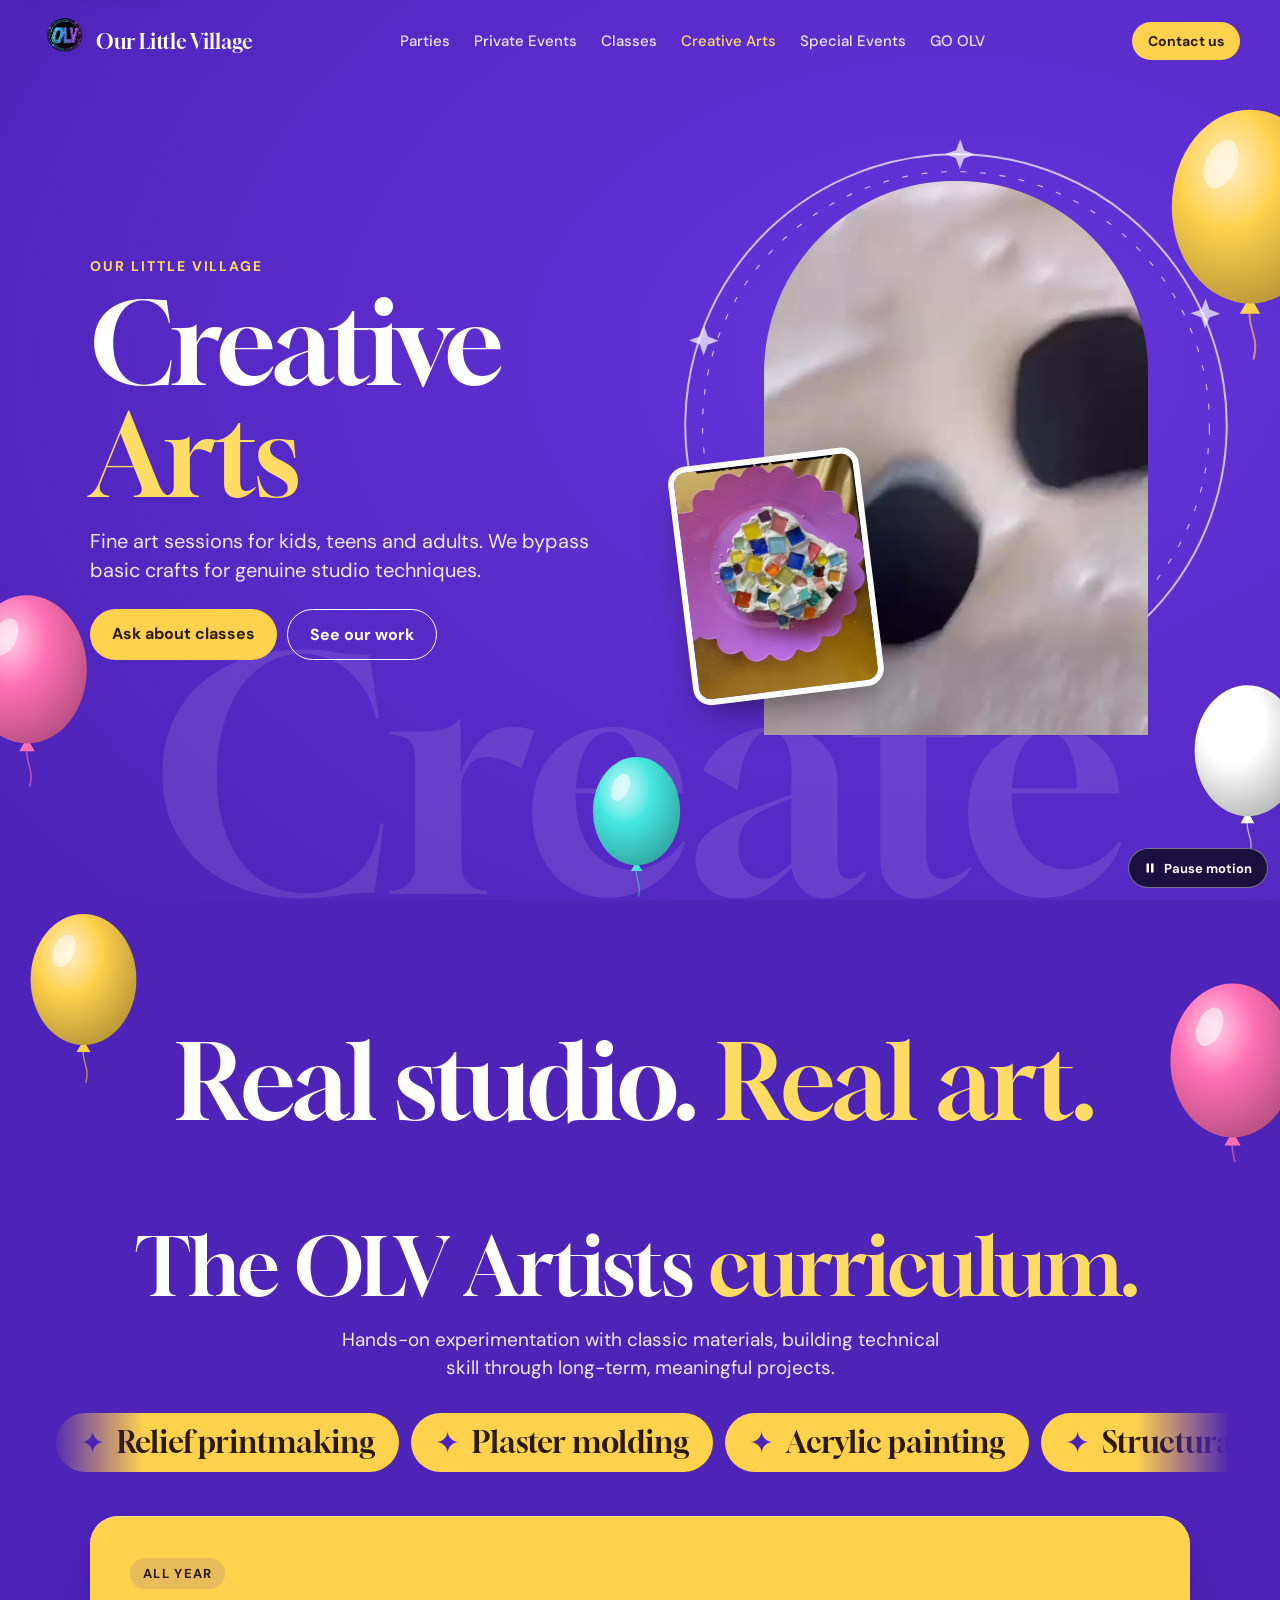
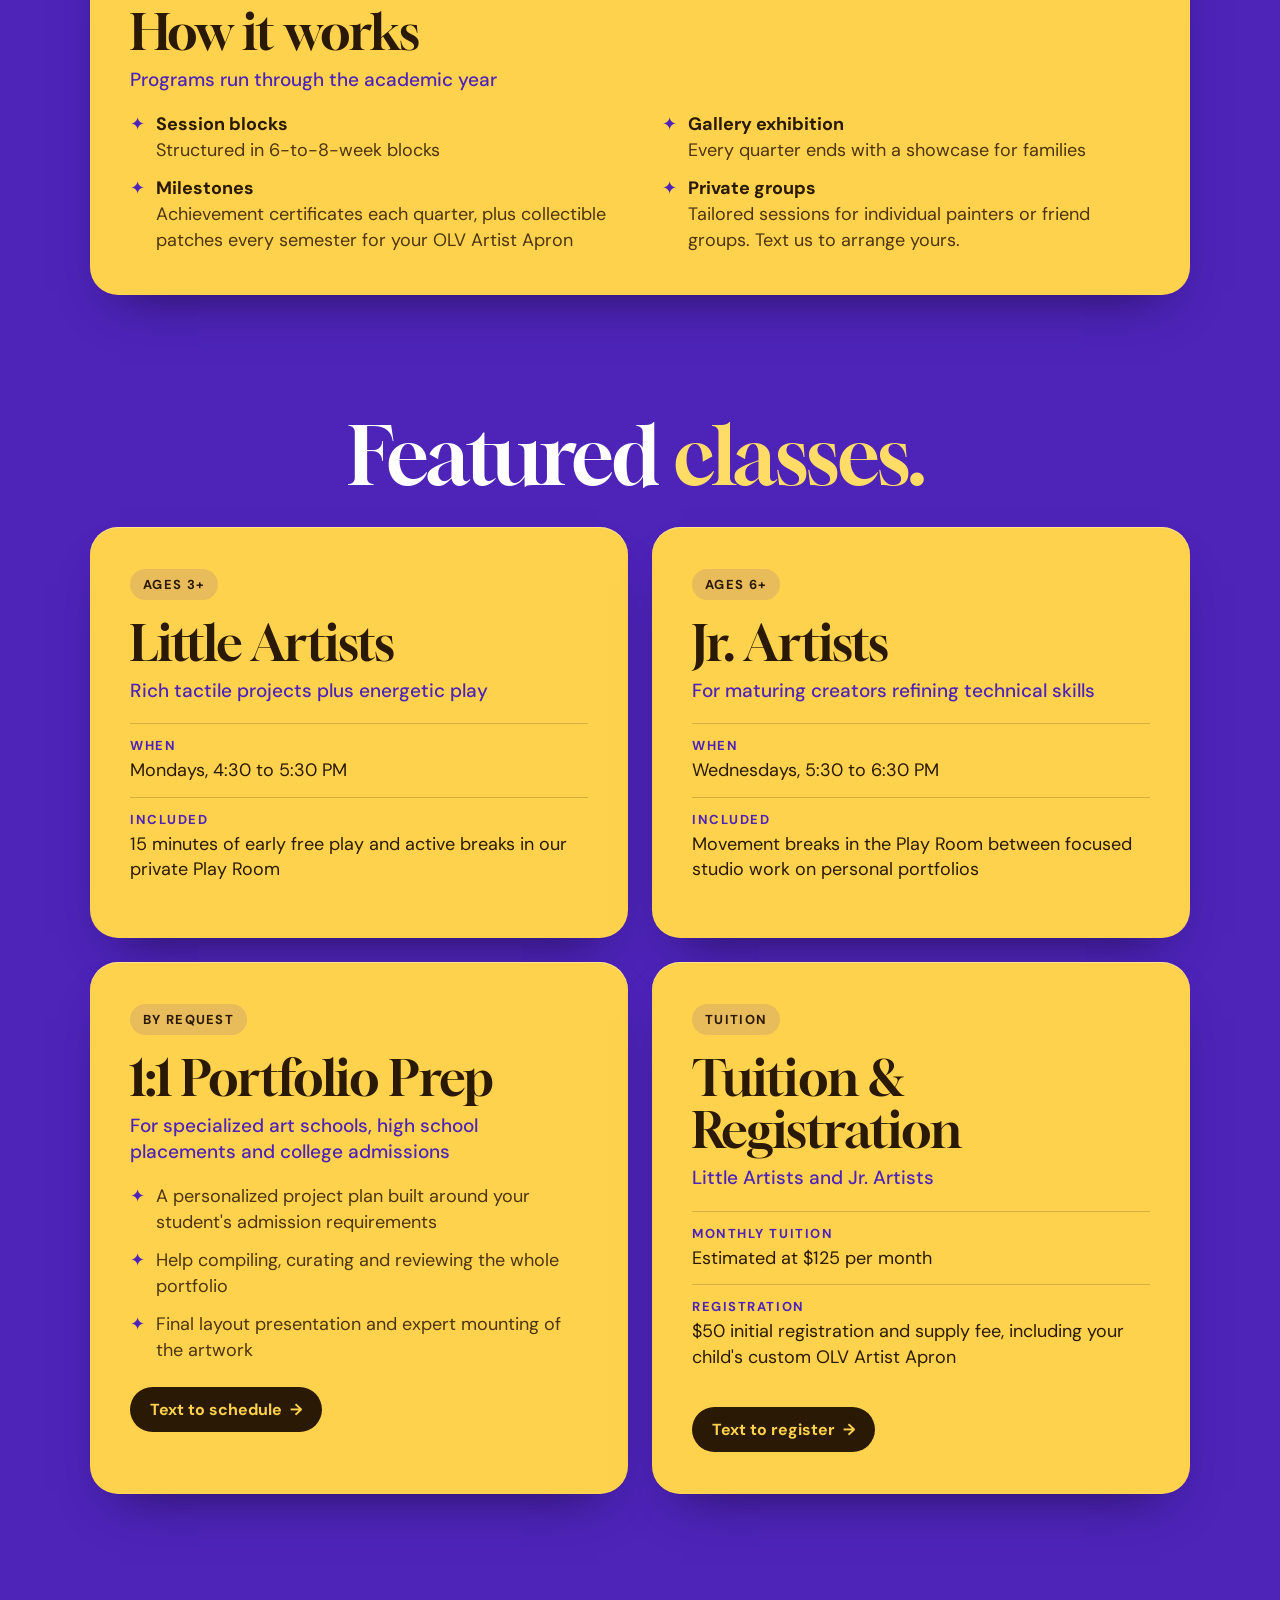
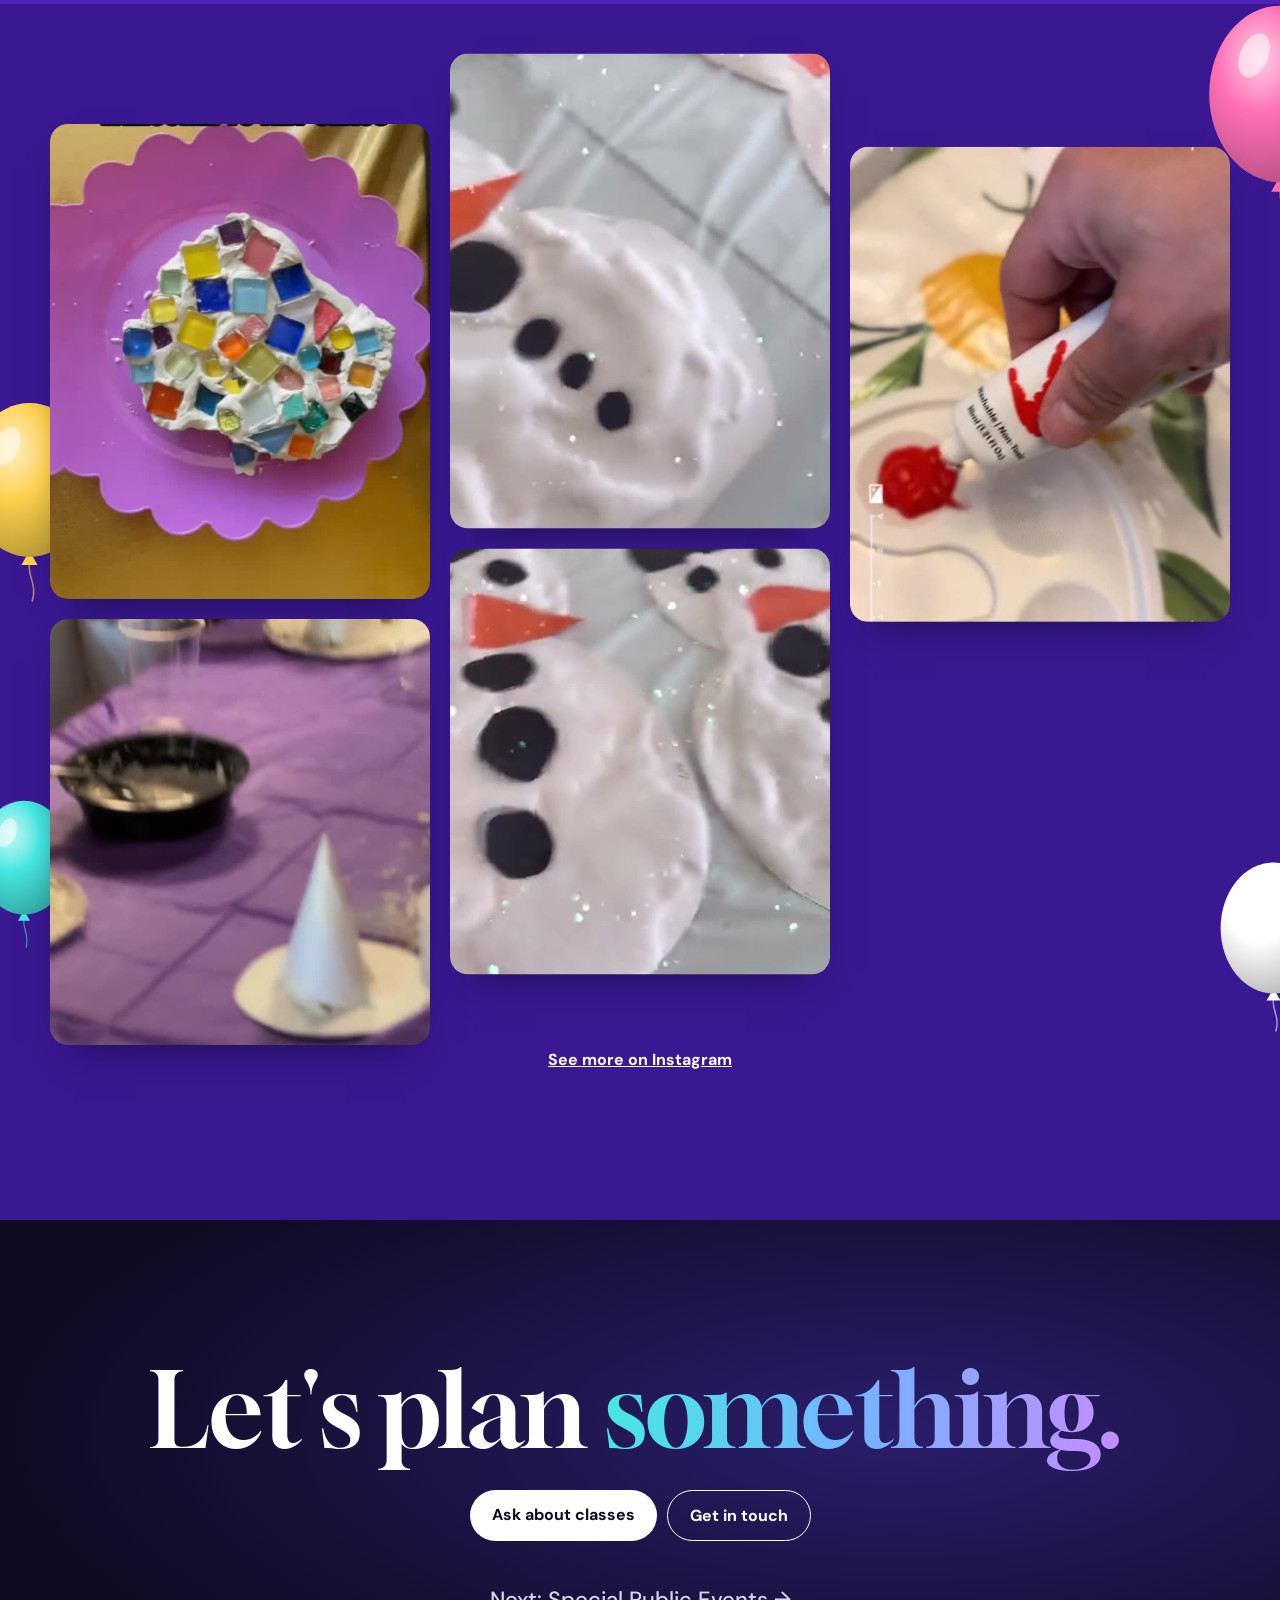
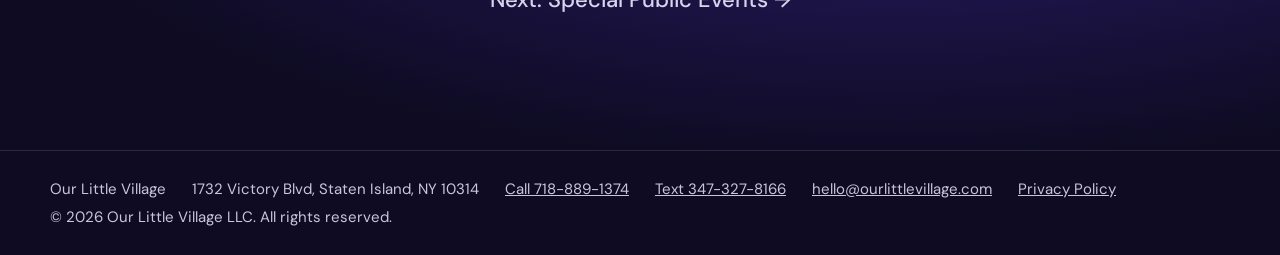
<file: art-classes.html>
<!doctype html>
<html lang="en">
<head>
<meta charset="utf-8">
<meta name="robots" content="noindex, nofollow">
<meta name="viewport" content="width=device-width, initial-scale=1">
<title>Creative Arts | Our Little Village, Staten Island</title>
<meta name="description" content="OLV Artists fine art classes for kids, teens and adults in Staten Island: Little Artists, Jr. Artists and 1:1 portfolio prep.">
<link rel="preconnect" href="https://fonts.googleapis.com">
<link rel="preconnect" href="https://fonts.gstatic.com" crossorigin>
<link href="https://fonts.googleapis.com/css2?family=Gloock&family=DM+Sans:opsz,wght@9..40,400;9..40,500;9..40,700&display=swap" rel="stylesheet">
<link rel="stylesheet" href="assets/pages.css">
<link rel="stylesheet" href="assets/access.css">
</head>
<body data-theme="art">
<a class="skip-link" href="#content">Skip to content</a>
<header class="panel">
<nav class="nav" aria-label="Main"><a class="brand" href="index.html"><img src="assets/logo.png" alt=""><span>Our Little Village</span></a><ul><li><a href="parties.html">Parties</a></li><li><a href="private-events.html">Private Events</a></li><li><a href="toddler-classes.html">Classes</a></li><li><a href="art-classes.html" aria-current="page">Creative Arts</a></li><li><a href="special-events.html">Special Events</a></li><li><a href="balloons-backdrops.html">GO OLV</a></li></ul><div class="nav-end"><details class="menu"><summary>Menu</summary><div class="panel-links"><a href="index.html">Home</a><a href="parties.html">Parties</a><a href="private-events.html">Private Events</a><a href="toddler-classes.html">Classes</a><a href="art-classes.html">Creative Arts</a><a href="special-events.html">Special Events</a><a href="balloons-backdrops.html">GO OLV</a><a href="contact.html">Contact</a></div></details><a class="call" href="contact.html">Contact us</a></div></nav>
<section class="phero" id="content" tabindex="-1">
  <div class="fx">
    <p class="crumb"><a href="index.html">Our Little Village</a></p>
    <h1>Creative <em>Arts</em></h1>
    <p class="lede">Fine art sessions for kids, teens and adults. We bypass basic crafts for genuine studio techniques.</p>
    <div class="cta"><a class="btn main" href="sms:+13473278166">Ask about classes</a><a class="btn alt" href="#work">See our work</a></div>
  </div>
  <div class="stage">
    <div class="arch"><video muted loop playsinline preload="none" poster="assets/work/art.jpg" data-src="assets/work/art.mp4" aria-hidden="true"></video></div>
    <img class="float" src="assets/work/art-a.jpg" alt="Handmade colorful mosaic plate">
  </div>
</section>
</header>
<main>
  <section class="statement"><h2 class="reveal">Real studio. <em>Real art.</em></h2></section>
  <section class="details"><h2 class="group-head reveal">The OLV Artists <em>curriculum.</em></h2><p class="group-intro reveal">Hands-on experimentation with classic materials, building technical skill through long-term, meaningful projects.</p><div class="ribbon"><ul class="run"><li>Relief printmaking</li><li>Plaster molding</li><li>Acrylic painting</li><li>Structural sketching</li><li>Mixed-media design</li></ul><ul class="run" aria-hidden="true"><li>Relief printmaking</li><li>Plaster molding</li><li>Acrylic painting</li><li>Structural sketching</li><li>Mixed-media design</li></ul></div><div class="cards"><article class="card reveal wide" style="--i:0"><p class="tag">All year</p><h3>How it works</h3><p class="meta">Programs run through the academic year</p><ul><li><strong>Session blocks</strong> Structured in 6-to-8-week blocks</li><li><strong>Gallery exhibition</strong> Every quarter ends with a showcase for families</li><li><strong>Milestones</strong> Achievement certificates each quarter, plus collectible patches every semester for your OLV Artist Apron</li><li><strong>Private groups</strong> Tailored sessions for individual painters or friend groups. Text us to arrange yours.</li></ul></article></div></section><section class="details"><h2 class="group-head reveal">Featured <em>classes.</em></h2><div class="cards"><article class="card reveal" style="--i:0"><p class="tag">Ages 3+</p><h3>Little Artists</h3><p class="meta">Rich tactile projects plus energetic play</p><dl class="facts"><div><dt>When</dt><dd>Mondays, 4:30 to 5:30 PM</dd></div><div><dt>Included</dt><dd>15 minutes of early free play and active breaks in our private Play Room</dd></div></dl></article><article class="card reveal" style="--i:1"><p class="tag">Ages 6+</p><h3>Jr. Artists</h3><p class="meta">For maturing creators refining technical skills</p><dl class="facts"><div><dt>When</dt><dd>Wednesdays, 5:30 to 6:30 PM</dd></div><div><dt>Included</dt><dd>Movement breaks in the Play Room between focused studio work on personal portfolios</dd></div></dl></article><article class="card reveal" style="--i:2"><p class="tag">By request</p><h3>1:1 Portfolio Prep</h3><p class="meta">For specialized art schools, high school placements and college admissions</p><ul><li>A personalized project plan built around your student&#x27;s admission requirements</li><li>Help compiling, curating and reviewing the whole portfolio</li><li>Final layout presentation and expert mounting of the artwork</li></ul><a class="card-link" href="sms:+13473278166">Text to schedule <span aria-hidden="true">&rarr;</span></a></article><article class="card reveal" style="--i:3"><p class="tag">Tuition</p><h3>Tuition &amp; Registration</h3><p class="meta">Little Artists and Jr. Artists</p><dl class="facts"><div><dt>Monthly tuition</dt><dd>Estimated at $125 per month</dd></div><div><dt>Registration</dt><dd>$50 initial registration and supply fee, including your child&#x27;s custom OLV Artist Apron</dd></div></dl><a class="card-link" href="sms:+13473278166">Text to register <span aria-hidden="true">&rarr;</span></a></article></div></section>
  <section class="gallery-wrap" id="work"><div class="gallery reveal"><div class="col" style="--s:-34"><img loading="lazy" src="assets/work/art-a.jpg" alt="Handmade colorful mosaic plate"><img loading="lazy" src="assets/work/art-c.jpg" alt="Purple craft table set with cone hats"></div><div class="col" style="--s:46"><img loading="lazy" src="assets/work/art-d.jpg" alt="Textured snowman craft"><img loading="lazy" src="assets/work/art-e.jpg" alt="Finished snowman crafts"></div><div class="col" style="--s:-60"><img loading="lazy" src="assets/work/art-b.jpg" alt="Hand squeezing red paint onto a palette"></div></div>
    <p class="gallery-note"><a href="https://www.instagram.com/ourlittlevillage.llc/" target="_blank" rel="noopener">See more on Instagram</a></p></section>
</main>
<section class="next dark">
  <h2 class="reveal">Let's plan <em>something.</em></h2>
  <div class="cta"><a class="btn main" href="sms:+13473278166">Ask about classes</a><a class="btn alt" href="contact.html">Get in touch</a></div>
  <a class="next-link" href="special-events.html">Next: Special Public Events &rarr;</a>
</section>
<footer><div><span>Our Little Village</span><span>1732 Victory Blvd, Staten Island, NY 10314</span><a href="tel:+17188891374">Call 718-889-1374</a><a href="sms:+13473278166">Text 347-327-8166</a><a href="mailto:hello@ourlittlevillage.com">hello@ourlittlevillage.com</a><a href="privacy.html">Privacy Policy</a><span>&copy; 2026 Our Little Village LLC. All rights reserved.</span></div></footer>
<script src="assets/motion.js"></script>
<script src="assets/pages.js"></script>
</body>
</html>
</file>
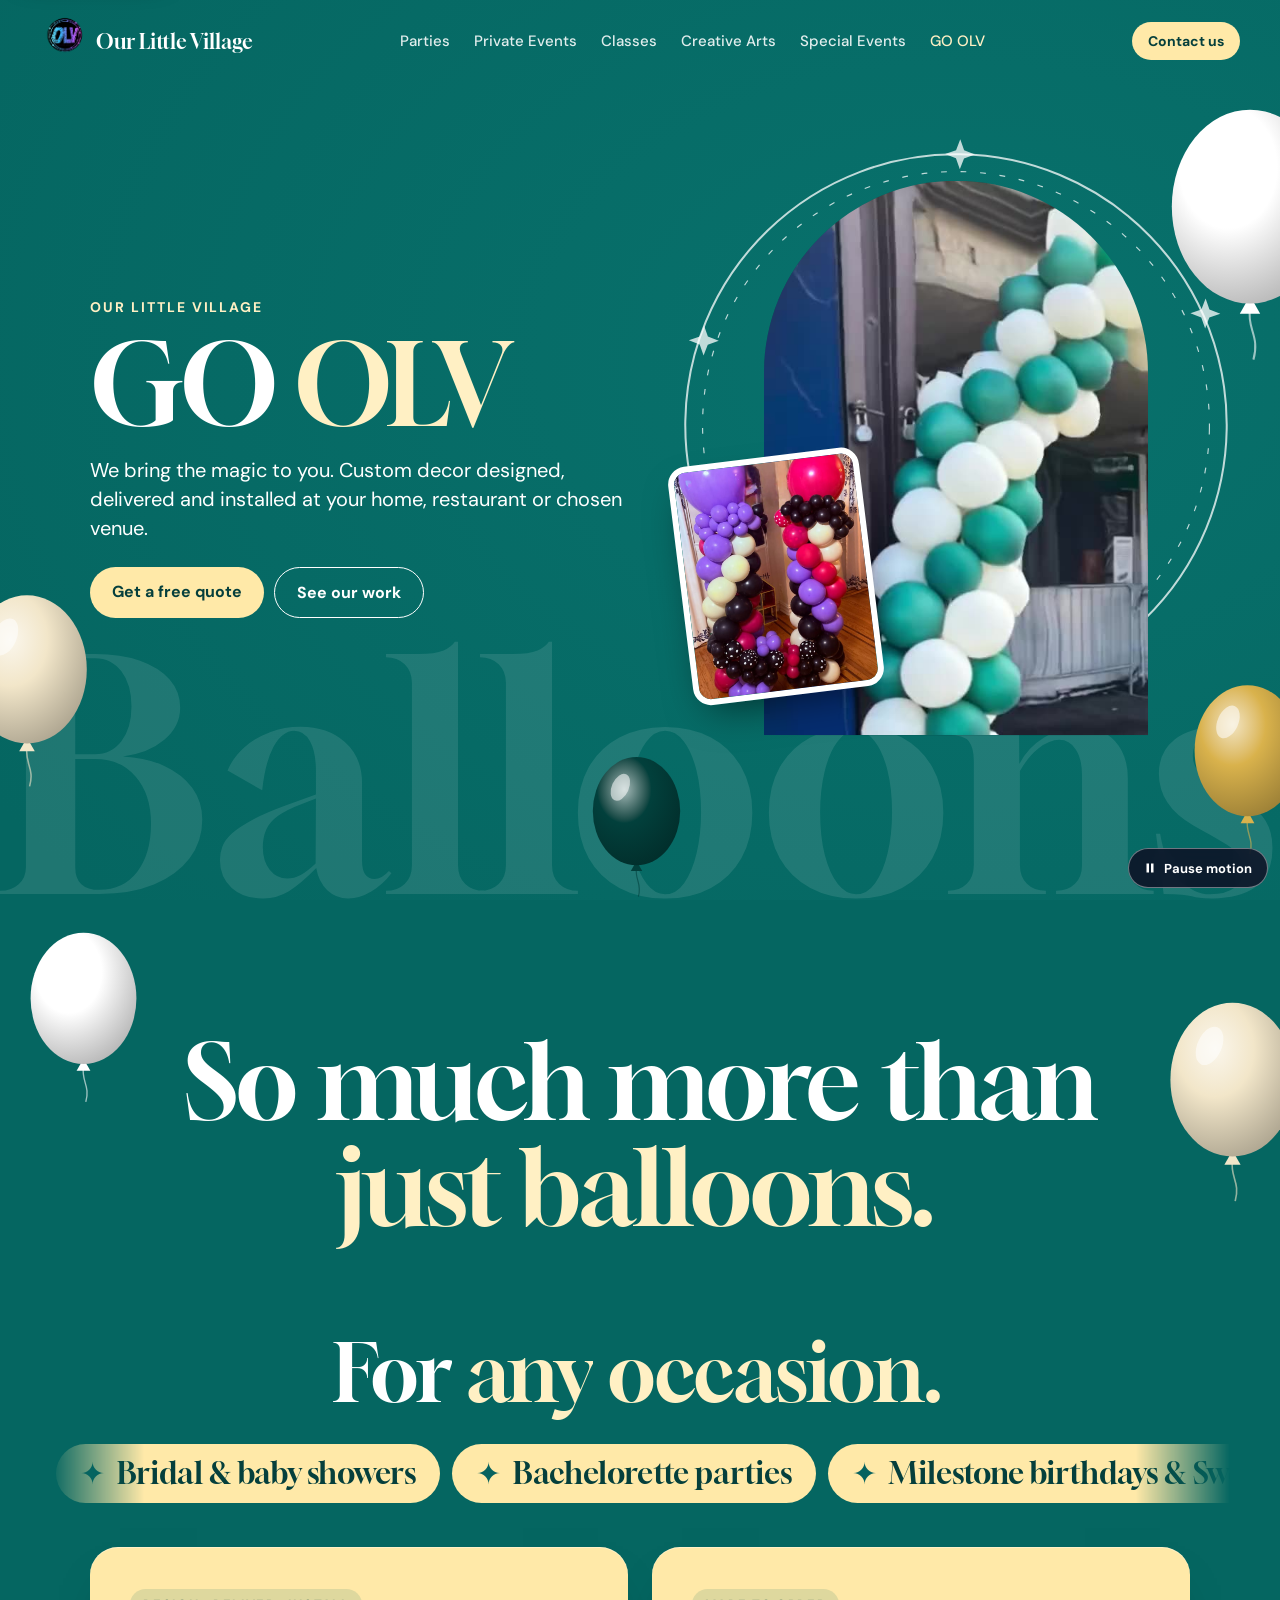
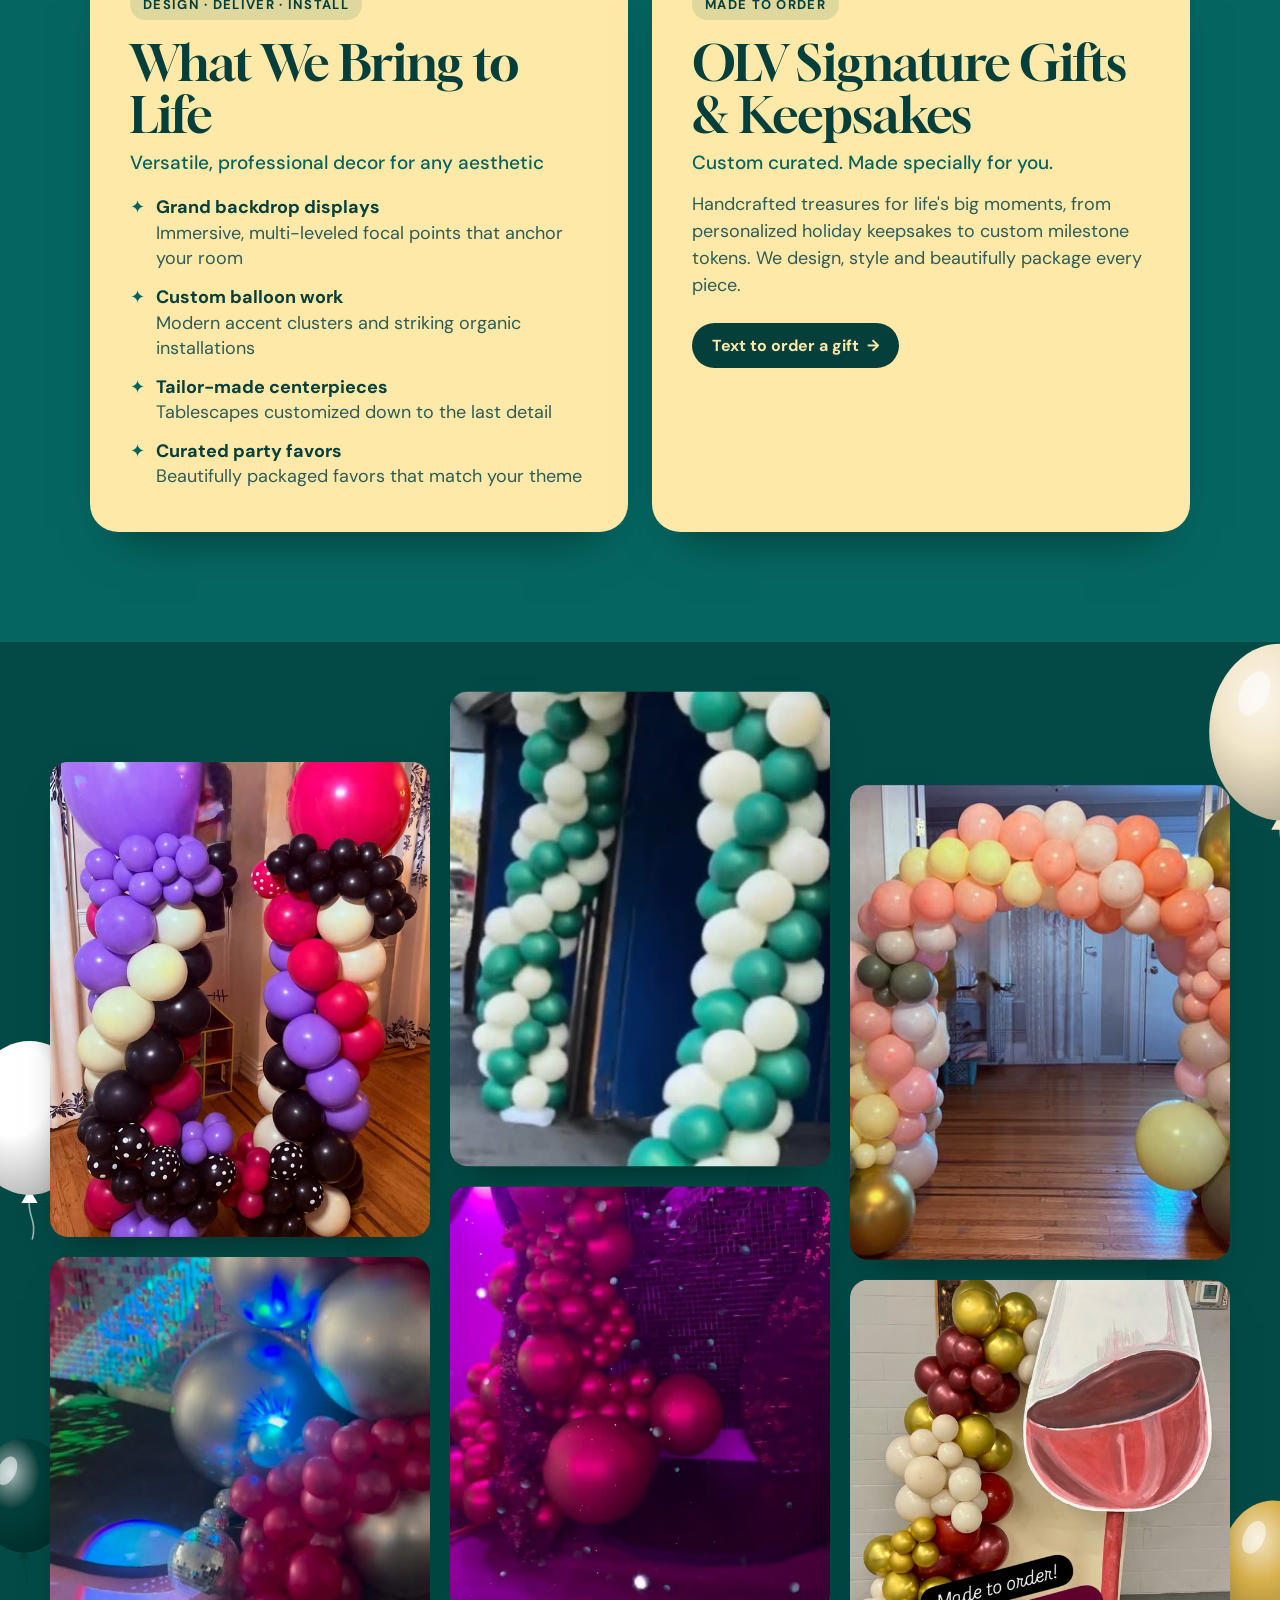
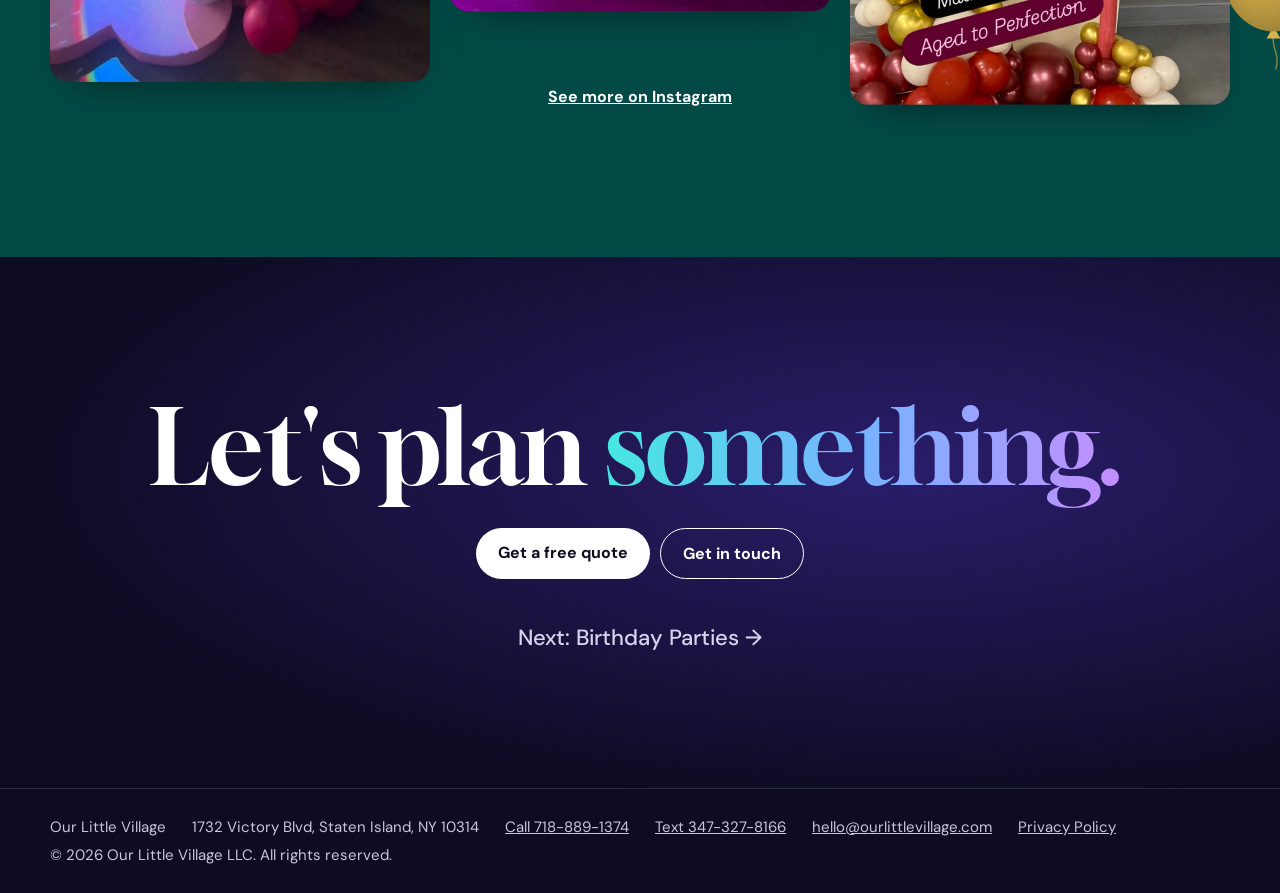
<file: balloons-backdrops.html>
<!doctype html>
<html lang="en">
<head>
<meta charset="utf-8">
<meta name="robots" content="noindex, nofollow">
<meta name="viewport" content="width=device-width, initial-scale=1">
<title>GO OLV | Our Little Village, Staten Island</title>
<meta name="description" content="GO OLV brings custom decor to your home, restaurant or venue in Staten Island: backdrops, balloon work, centerpieces, favors and signature gifts.">
<link rel="preconnect" href="https://fonts.googleapis.com">
<link rel="preconnect" href="https://fonts.gstatic.com" crossorigin>
<link href="https://fonts.googleapis.com/css2?family=Gloock&family=DM+Sans:opsz,wght@9..40,400;9..40,500;9..40,700&display=swap" rel="stylesheet">
<link rel="stylesheet" href="assets/pages.css">
<link rel="stylesheet" href="assets/access.css">
</head>
<body data-theme="balloons">
<a class="skip-link" href="#content">Skip to content</a>
<header class="panel">
<nav class="nav" aria-label="Main"><a class="brand" href="index.html"><img src="assets/logo.png" alt=""><span>Our Little Village</span></a><ul><li><a href="parties.html">Parties</a></li><li><a href="private-events.html">Private Events</a></li><li><a href="toddler-classes.html">Classes</a></li><li><a href="art-classes.html">Creative Arts</a></li><li><a href="special-events.html">Special Events</a></li><li><a href="balloons-backdrops.html" aria-current="page">GO OLV</a></li></ul><div class="nav-end"><details class="menu"><summary>Menu</summary><div class="panel-links"><a href="index.html">Home</a><a href="parties.html">Parties</a><a href="private-events.html">Private Events</a><a href="toddler-classes.html">Classes</a><a href="art-classes.html">Creative Arts</a><a href="special-events.html">Special Events</a><a href="balloons-backdrops.html">GO OLV</a><a href="contact.html">Contact</a></div></details><a class="call" href="contact.html">Contact us</a></div></nav>
<section class="phero" id="content" tabindex="-1">
  <div class="fx">
    <p class="crumb"><a href="index.html">Our Little Village</a></p>
    <h1>GO <em>OLV</em></h1>
    <p class="lede">We bring the magic to you. Custom decor designed, delivered and installed at your home, restaurant or chosen venue.</p>
    <div class="cta"><a class="btn main" href="sms:+13473278166">Get a free quote</a><a class="btn alt" href="#work">See our work</a></div>
  </div>
  <div class="stage">
    <div class="arch"><video muted loop playsinline preload="none" poster="assets/work/balloons.jpg" data-src="assets/work/balloons.mp4" aria-hidden="true"></video></div>
    <img class="float" src="assets/work/balloons-a.jpg" alt="Two balloon columns in purple, black and pink">
  </div>
</section>
</header>
<main>
  <section class="statement"><h2 class="reveal">So much more than <em>just balloons.</em></h2></section>
  <section class="details"><h2 class="group-head reveal">For <em>any occasion.</em></h2><div class="ribbon"><ul class="run"><li>Bridal &amp; baby showers</li><li>Bachelorette parties</li><li>Milestone birthdays &amp; Sweet 16s</li><li>Baptisms, communions &amp; confirmations</li><li>Graduations</li><li>Holiday &amp; corporate gatherings</li></ul><ul class="run" aria-hidden="true"><li>Bridal &amp; baby showers</li><li>Bachelorette parties</li><li>Milestone birthdays &amp; Sweet 16s</li><li>Baptisms, communions &amp; confirmations</li><li>Graduations</li><li>Holiday &amp; corporate gatherings</li></ul></div><div class="cards"><article class="card reveal" style="--i:0"><p class="tag">Design · Deliver · Install</p><h3>What We Bring to Life</h3><p class="meta">Versatile, professional decor for any aesthetic</p><ul><li><strong>Grand backdrop displays</strong> Immersive, multi-leveled focal points that anchor your room</li><li><strong>Custom balloon work</strong> Modern accent clusters and striking organic installations</li><li><strong>Tailor-made centerpieces</strong> Tablescapes customized down to the last detail</li><li><strong>Curated party favors</strong> Beautifully packaged favors that match your theme</li></ul></article><article class="card reveal" style="--i:1"><p class="tag">Made to order</p><h3>OLV Signature Gifts &amp; Keepsakes</h3><p class="meta">Custom curated. Made specially for you.</p><p class="body">Handcrafted treasures for life&#x27;s big moments, from personalized holiday keepsakes to custom milestone tokens. We design, style and beautifully package every piece.</p><a class="card-link" href="sms:+13473278166">Text to order a gift <span aria-hidden="true">&rarr;</span></a></article></div></section>
  <section class="gallery-wrap" id="work"><div class="gallery reveal"><div class="col" style="--s:-34"><img loading="lazy" src="assets/work/balloons-a.jpg" alt="Balloon columns in purple, black and pink"><img loading="lazy" src="assets/work/balloons-c.jpg" alt="Silver and burgundy balloons with disco balls"></div><div class="col" style="--s:46"><img loading="lazy" src="assets/work/balloons-f.jpg" alt="Green and white twisted balloon arch"><img loading="lazy" src="assets/work/balloons-e.jpg" alt="Magenta balloon garland under purple light"></div><div class="col" style="--s:-60"><img loading="lazy" src="assets/work/balloons-b.jpg" alt="Peach, olive and gold balloon arch"><img loading="lazy" src="assets/work/special-b.jpg" alt="Wine glass display with a burgundy and gold garland"></div></div>
    <p class="gallery-note"><a href="https://www.instagram.com/ourlittlevillage.llc/" target="_blank" rel="noopener">See more on Instagram</a></p></section>
</main>
<section class="next dark">
  <h2 class="reveal">Let's plan <em>something.</em></h2>
  <div class="cta"><a class="btn main" href="sms:+13473278166">Get a free quote</a><a class="btn alt" href="contact.html">Get in touch</a></div>
  <a class="next-link" href="parties.html">Next: Birthday Parties &rarr;</a>
</section>
<footer><div><span>Our Little Village</span><span>1732 Victory Blvd, Staten Island, NY 10314</span><a href="tel:+17188891374">Call 718-889-1374</a><a href="sms:+13473278166">Text 347-327-8166</a><a href="mailto:hello@ourlittlevillage.com">hello@ourlittlevillage.com</a><a href="privacy.html">Privacy Policy</a><span>&copy; 2026 Our Little Village LLC. All rights reserved.</span></div></footer>
<script src="assets/motion.js"></script>
<script src="assets/pages.js"></script>
</body>
</html>
</file>
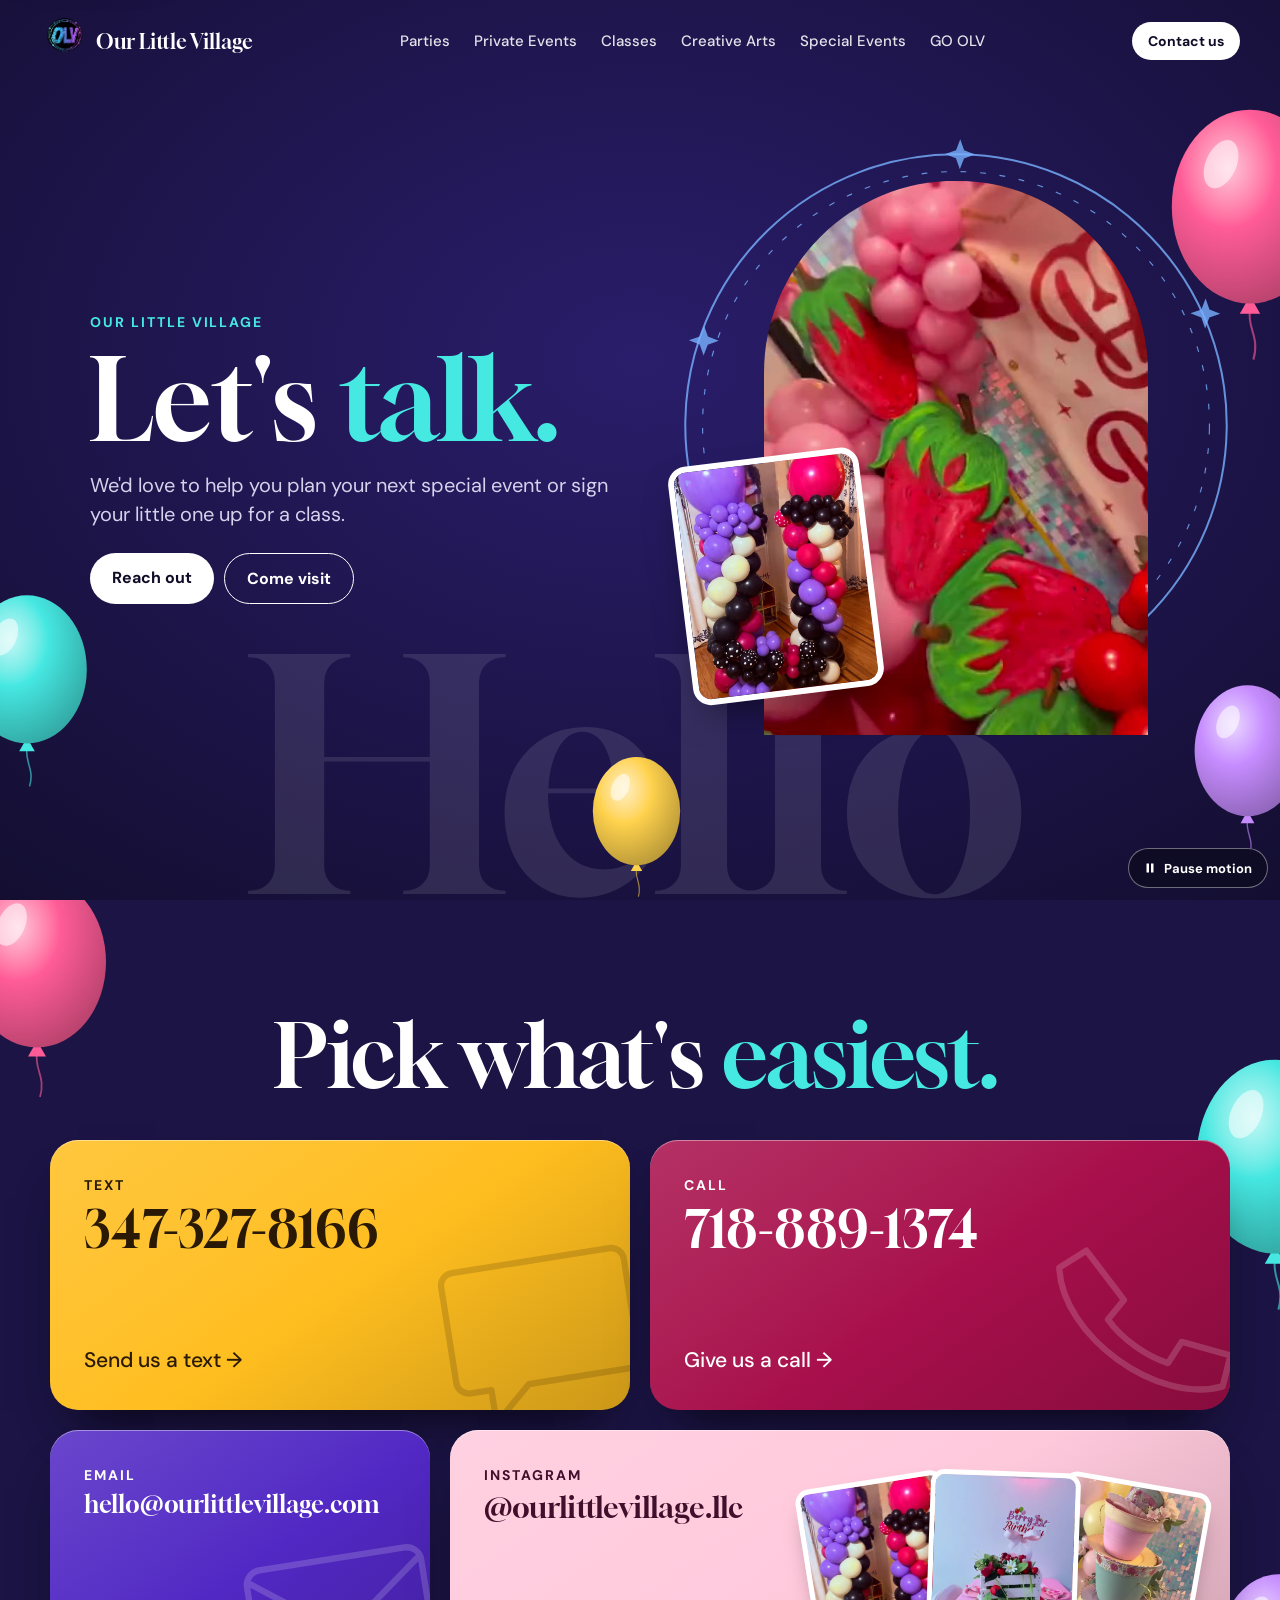
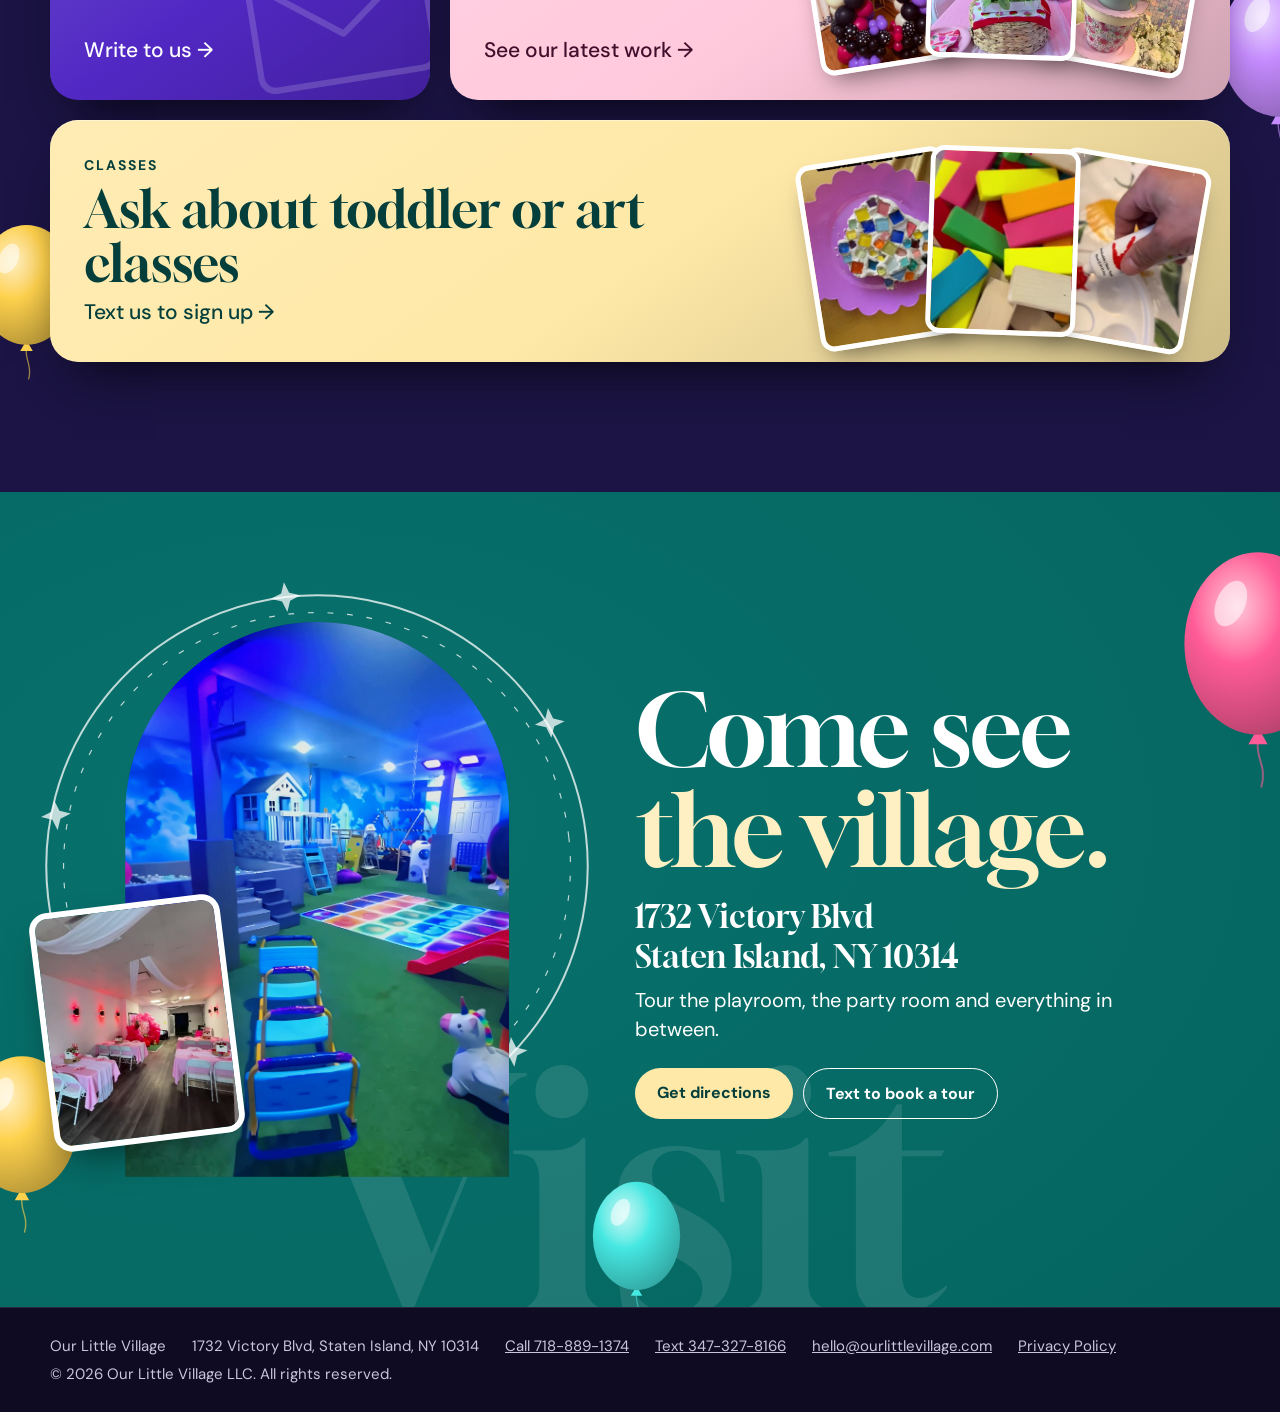
<file: contact.html>
<!doctype html>
<html lang="en">
<head>
<meta charset="utf-8">
<meta name="robots" content="noindex, nofollow">
<meta name="viewport" content="width=device-width, initial-scale=1">
<title>Contact | Our Little Village, Staten Island</title>
<meta name="description" content="Call, text, email or visit Our Little Village at 1732 Victory Blvd, Staten Island, NY 10314.">
<link rel="preconnect" href="https://fonts.googleapis.com">
<link rel="preconnect" href="https://fonts.gstatic.com" crossorigin>
<link href="https://fonts.googleapis.com/css2?family=Gloock&family=DM+Sans:opsz,wght@9..40,400;9..40,500;9..40,700&display=swap" rel="stylesheet">
<link rel="stylesheet" href="assets/pages.css">
<link rel="stylesheet" href="assets/access.css">
</head>
<body data-theme="contact">
<a class="skip-link" href="#content">Skip to content</a>
<header class="panel">
<nav class="nav" aria-label="Main"><a class="brand" href="index.html"><img src="assets/logo.png" alt=""><span>Our Little Village</span></a><ul><li><a href="parties.html">Parties</a></li><li><a href="private-events.html">Private Events</a></li><li><a href="toddler-classes.html">Classes</a></li><li><a href="art-classes.html">Creative Arts</a></li><li><a href="special-events.html">Special Events</a></li><li><a href="balloons-backdrops.html">GO OLV</a></li></ul><div class="nav-end"><details class="menu"><summary>Menu</summary><div class="panel-links"><a href="index.html">Home</a><a href="parties.html">Parties</a><a href="private-events.html">Private Events</a><a href="toddler-classes.html">Classes</a><a href="art-classes.html">Creative Arts</a><a href="special-events.html">Special Events</a><a href="balloons-backdrops.html">GO OLV</a><a href="contact.html">Contact</a></div></details><a class="call" href="contact.html">Contact us</a></div></nav>
<section class="phero" id="content" tabindex="-1">
  <div class="fx">
    <p class="crumb"><a href="index.html">Our Little Village</a></p>
    <h1>Let's <em>talk.</em></h1>
    <p class="lede">We'd love to help you plan your next special event or sign your little one up for a class.</p>
    <div class="cta"><a class="btn main" href="#ways">Reach out</a><a class="btn alt" href="#visit">Come visit</a></div>
  </div>
  <div class="stage">
    <div class="arch"><video muted loop playsinline preload="none" poster="assets/work/parties.jpg" data-src="assets/work/parties.mp4" aria-hidden="true"></video></div>
    <img class="float" src="assets/work/balloons-a.jpg" alt="Two balloon columns in purple, black and pink">
  </div>
</section>
</header>
<main>
<section class="ways-wrap" id="ways"><h2 class="reveal">Pick what's <em>easiest.</em></h2><div class="tiles"><a class="tile reveal s3" style="--t:#ffbe1f;--c:#2a1a05" href="sms:+13473278166"><svg class="tile-icon" viewBox="0 0 100 100" aria-hidden="true"><path d="M12 18h76a6 6 0 0 1 6 6v46a6 6 0 0 1-6 6H40L22 92V76H12a6 6 0 0 1-6-6V24a6 6 0 0 1 6-6Z"/></svg><small>Text</small><strong>347-327-8166</strong><span>Send us a text &rarr;</span></a><a class="tile reveal s3" style="--t:#a80f4c;--c:#fff" href="tel:+17188891374"><svg class="tile-icon" viewBox="0 0 100 100" aria-hidden="true"><path d="M30 10 16 16C12 48 52 88 84 84l6-14-22-10-8 9c-10-5-20-15-25-25l9-8Z"/></svg><small>Call</small><strong>718-889-1374</strong><span>Give us a call &rarr;</span></a><a class="tile reveal mail s2" style="--t:#5228c4;--c:#fff" href="mailto:hello@ourlittlevillage.com"><svg class="tile-icon" viewBox="0 0 100 100" aria-hidden="true"><rect x="8" y="22" width="84" height="58" rx="7"/><path d="m10 28 40 30 40-30"/></svg><small>Email</small><strong>hello@<wbr>ourlittlevillage.com</strong><span>Write to us &rarr;</span></a><a class="tile reveal s4 has-fan" style="--t:#ffc9dc;--c:#3f0f2c" href="https://www.instagram.com/ourlittlevillage.llc/" target="_blank" rel="noopener"><div class="fan" aria-hidden="true"><img loading="lazy" src="assets/work/balloons-a.jpg" alt=""><img loading="lazy" src="assets/work/parties-a.jpg" alt=""><img loading="lazy" src="assets/work/private-c.jpg" alt=""></div><small>Instagram</small><strong>@ourlittlevillage<wbr>.llc</strong><span>See our latest work &rarr;</span></a><a class="tile reveal s6 has-fan" style="--t:#ffe9a8;--c:#053f3c" href="sms:+13473278166"><div class="fan" aria-hidden="true"><img loading="lazy" src="assets/work/art-a.jpg" alt=""><img loading="lazy" src="assets/work/toddler-a.jpg" alt=""><img loading="lazy" src="assets/work/art-b.jpg" alt=""></div><small>Classes</small><strong>Ask about toddler or art classes</strong><span>Text us to sign up &rarr;</span></a></div></section>
<section class="visit panel" id="visit"><div class="visit-in">
  <div class="stage">
    <div class="arch"><img loading="lazy" src="assets/slides/playroom.jpg" alt="The playroom at Our Little Village, with a painted sky mural, playhouse and green turf"></div>
    <img class="float" loading="lazy" src="assets/work/private-b.jpg" alt="Event room with pink tables and a draped ceiling">
  </div>
  <div class="reveal">
    <h2>Come see <em>the village.</em></h2>
    <address>1732 Victory Blvd<br>Staten Island, NY 10314</address>
    <p class="lede">Tour the playroom, the party room and everything in between.</p>
    <div class="cta"><a class="btn main" href="https://www.google.com/maps/search/?api=1&amp;query=1732+Victory+Blvd+Staten+Island+NY+10314" target="_blank" rel="noopener">Get directions</a><a class="btn alt" href="sms:+13473278166">Text to book a tour</a></div>
  </div>
</div></section>
</main>
<footer><div><span>Our Little Village</span><span>1732 Victory Blvd, Staten Island, NY 10314</span><a href="tel:+17188891374">Call 718-889-1374</a><a href="sms:+13473278166">Text 347-327-8166</a><a href="mailto:hello@ourlittlevillage.com">hello@ourlittlevillage.com</a><a href="privacy.html">Privacy Policy</a><span>&copy; 2026 Our Little Village LLC. All rights reserved.</span></div></footer>
<script src="assets/motion.js"></script>
<script src="assets/pages.js"></script>
</body>
</html>
</file>
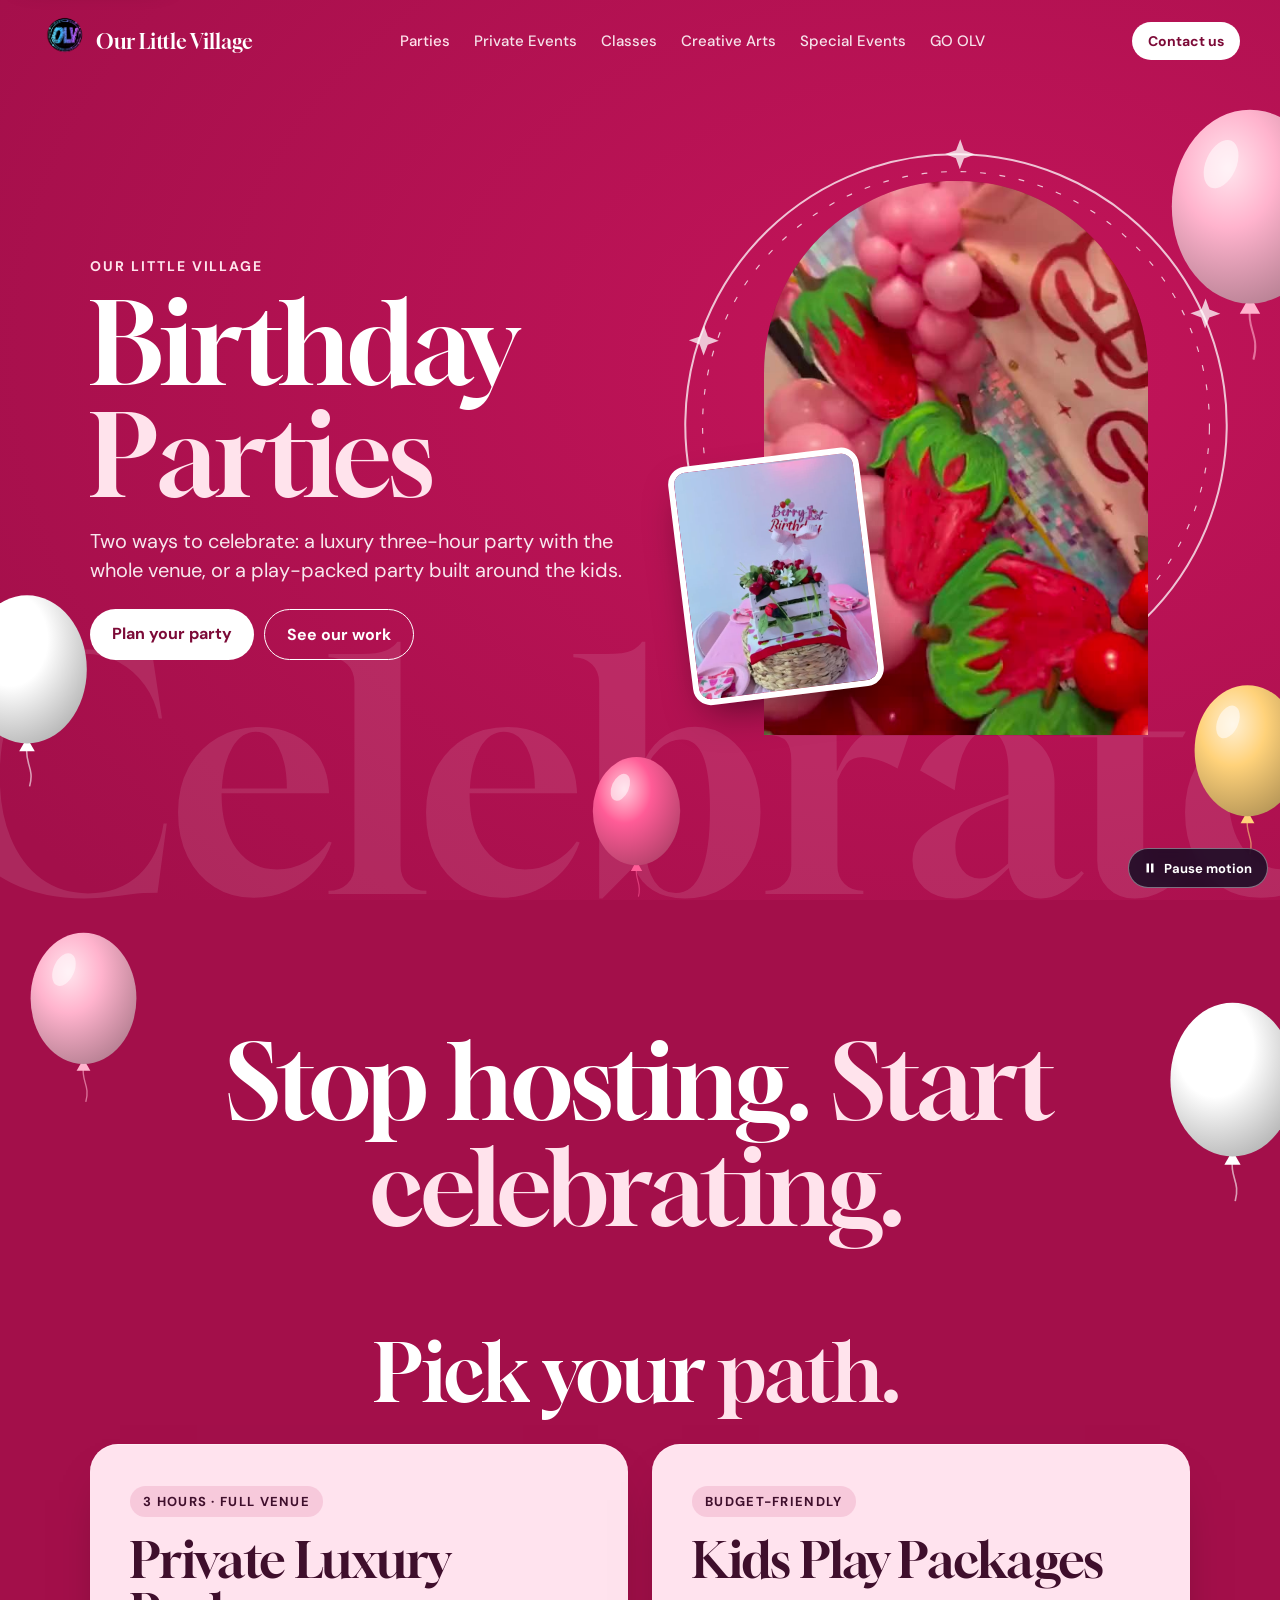
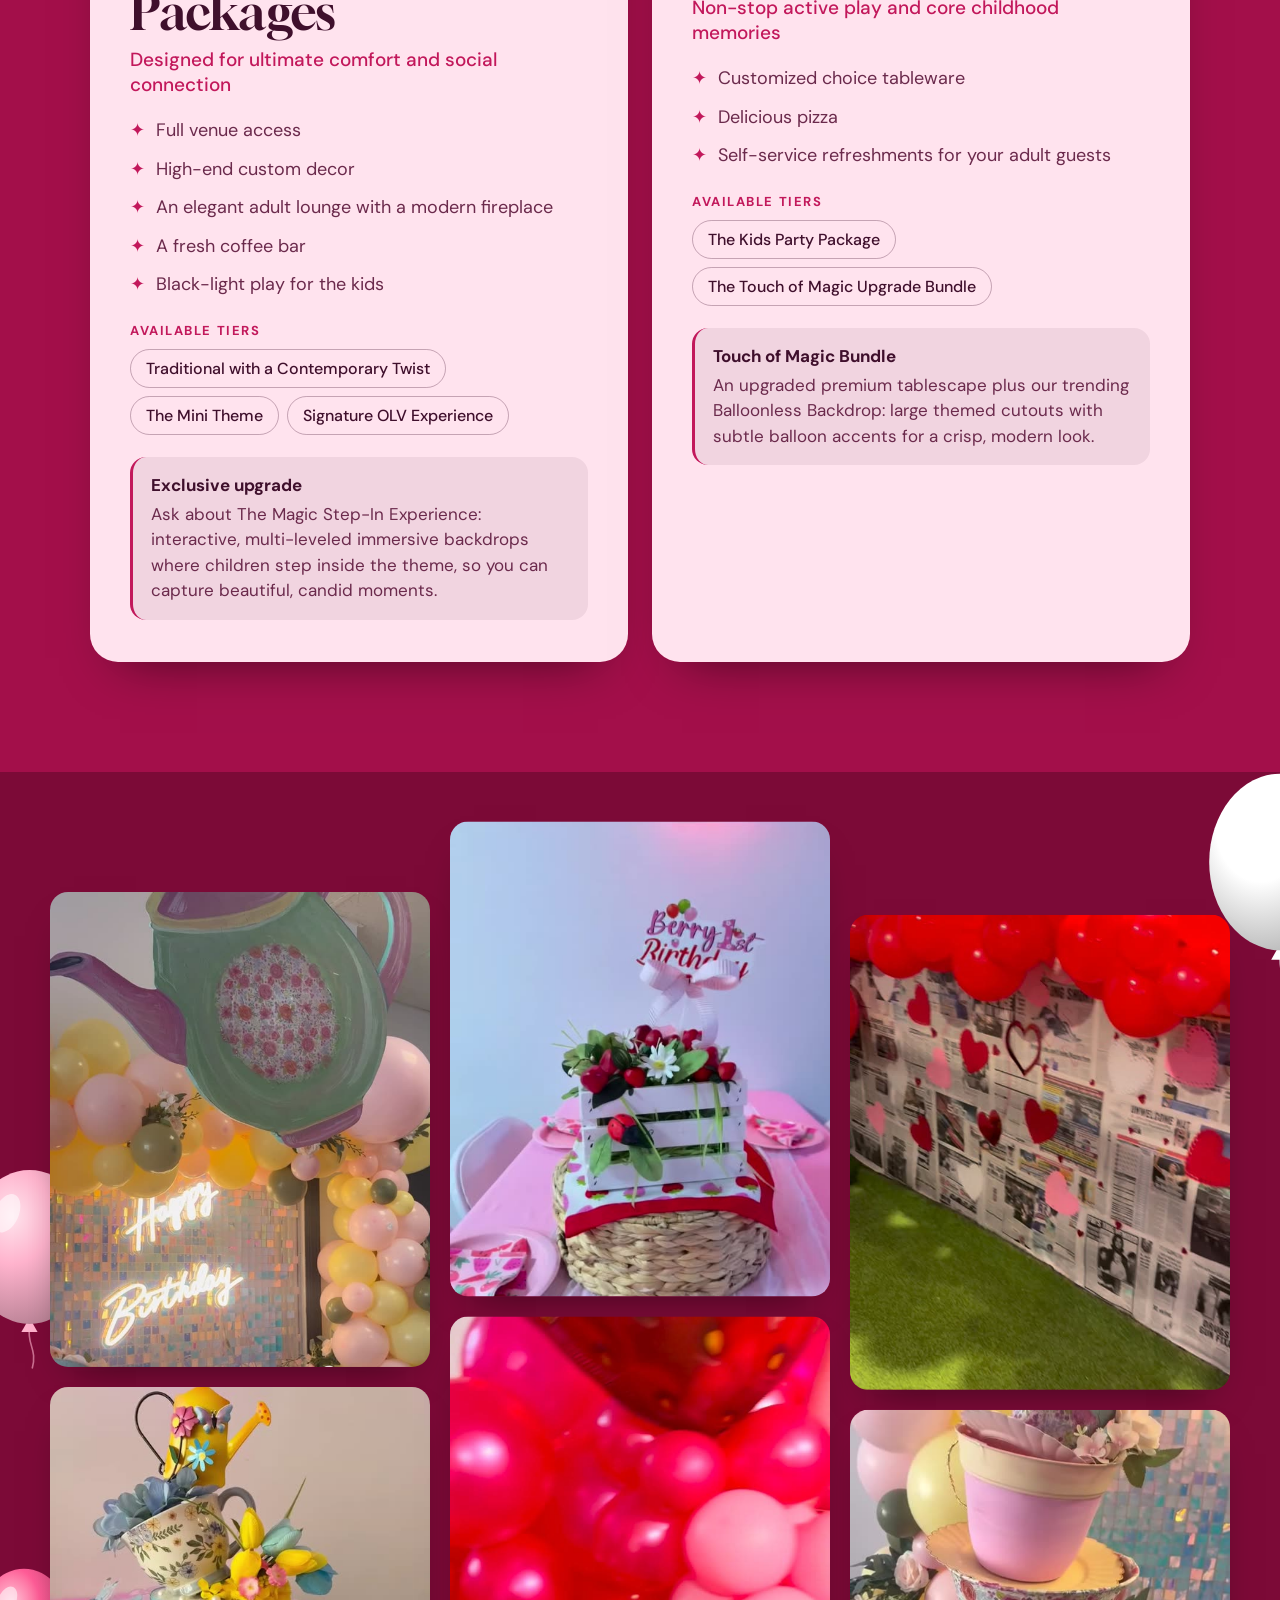
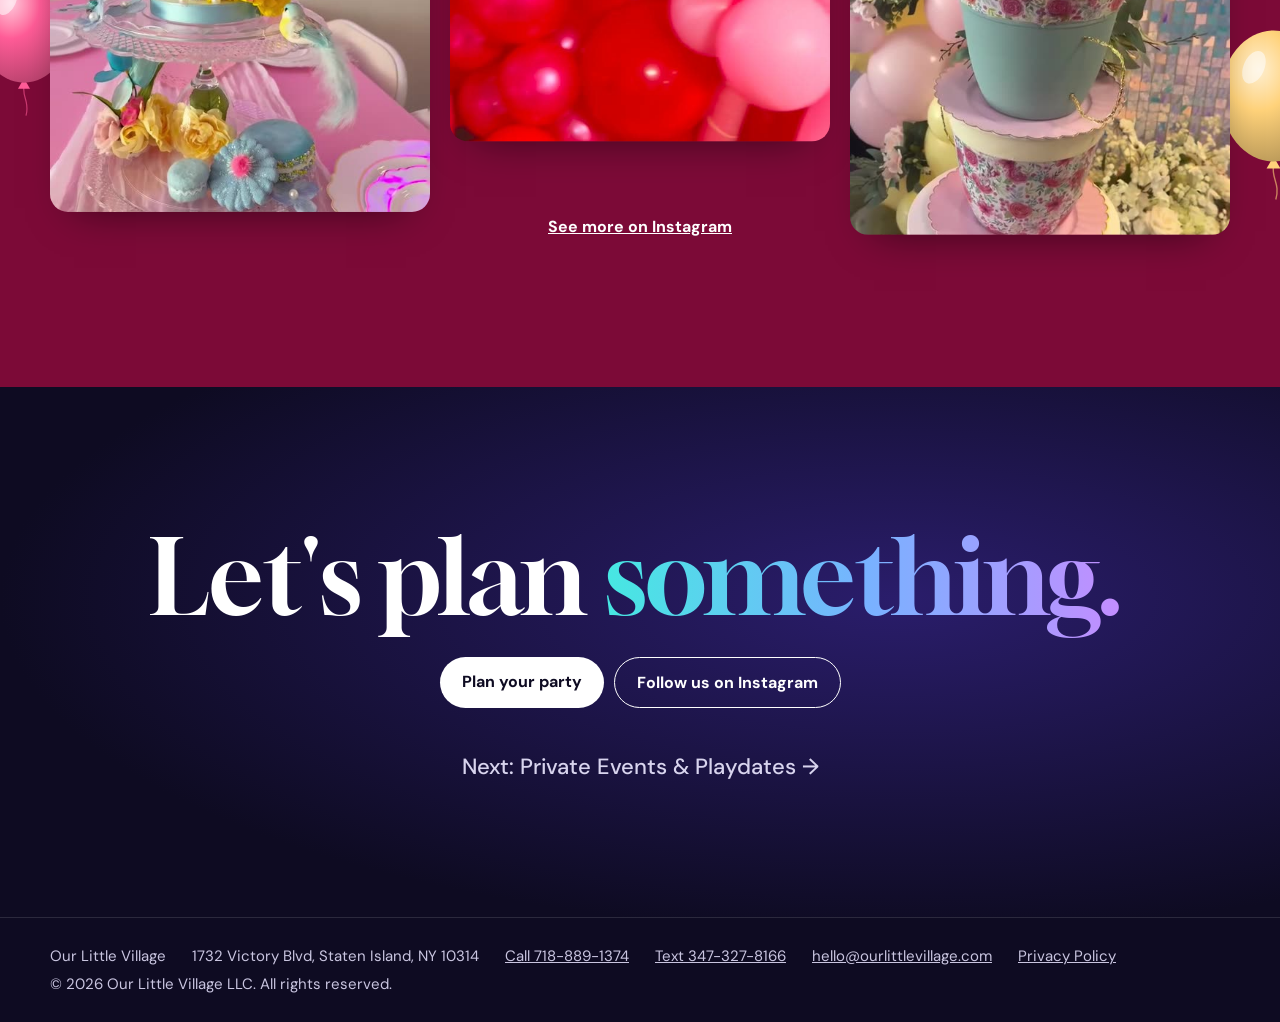
<file: parties.html>
<!doctype html>
<html lang="en">
<head>
<meta charset="utf-8">
<meta name="robots" content="noindex, nofollow">
<meta name="viewport" content="width=device-width, initial-scale=1">
<title>Birthday Parties | Our Little Village, Staten Island</title>
<meta name="description" content="Private luxury 3-hour birthday packages and budget-friendly kids play packages in Staten Island, with custom decor and immersive backdrops.">
<link rel="preconnect" href="https://fonts.googleapis.com">
<link rel="preconnect" href="https://fonts.gstatic.com" crossorigin>
<link href="https://fonts.googleapis.com/css2?family=Gloock&family=DM+Sans:opsz,wght@9..40,400;9..40,500;9..40,700&display=swap" rel="stylesheet">
<link rel="stylesheet" href="assets/pages.css">
<link rel="stylesheet" href="assets/access.css">
</head>
<body data-theme="parties">
<a class="skip-link" href="#content">Skip to content</a>
<header class="panel">
<nav class="nav" aria-label="Main"><a class="brand" href="index.html"><img src="assets/logo.png" alt=""><span>Our Little Village</span></a><ul><li><a href="parties.html" aria-current="page">Parties</a></li><li><a href="private-events.html">Private Events</a></li><li><a href="toddler-classes.html">Classes</a></li><li><a href="art-classes.html">Creative Arts</a></li><li><a href="special-events.html">Special Events</a></li><li><a href="balloons-backdrops.html">GO OLV</a></li></ul><div class="nav-end"><details class="menu"><summary>Menu</summary><div class="panel-links"><a href="index.html">Home</a><a href="parties.html">Parties</a><a href="private-events.html">Private Events</a><a href="toddler-classes.html">Classes</a><a href="art-classes.html">Creative Arts</a><a href="special-events.html">Special Events</a><a href="balloons-backdrops.html">GO OLV</a><a href="contact.html">Contact</a></div></details><a class="call" href="contact.html">Contact us</a></div></nav>
<section class="phero" id="content" tabindex="-1">
  <div class="fx">
    <p class="crumb"><a href="index.html">Our Little Village</a></p>
    <h1>Birthday <em>Parties</em></h1>
    <p class="lede">Two ways to celebrate: a luxury three-hour party with the whole venue, or a play-packed party built around the kids.</p>
    <div class="cta"><a class="btn main" href="contact.html">Plan your party</a><a class="btn alt" href="#work">See our work</a></div>
  </div>
  <div class="stage">
    <div class="arch"><video muted loop playsinline preload="none" poster="assets/work/parties.jpg" data-src="assets/work/parties.mp4" aria-hidden="true"></video></div>
    <img class="float" src="assets/work/parties-a.jpg" alt="Strawberry-themed birthday centerpiece">
  </div>
</section>
</header>
<main>
  <section class="statement"><h2 class="reveal">Stop hosting. <em>Start celebrating.</em></h2></section>
  <section class="details"><h2 class="group-head reveal">Pick your <em>path.</em></h2><div class="cards"><article class="card reveal" style="--i:0"><p class="tag">3 hours · Full venue</p><h3>Private Luxury Packages</h3><p class="meta">Designed for ultimate comfort and social connection</p><ul><li>Full venue access</li><li>High-end custom decor</li><li>An elegant adult lounge with a modern fireplace</li><li>A fresh coffee bar</li><li>Black-light play for the kids</li></ul><p class="chips-label">Available tiers</p><ul class="chips"><li>Traditional with a Contemporary Twist</li><li>The Mini Theme</li><li>Signature OLV Experience</li></ul><p class="note"><strong>Exclusive upgrade</strong> Ask about The Magic Step-In Experience: interactive, multi-leveled immersive backdrops where children step inside the theme, so you can capture beautiful, candid moments.</p></article><article class="card reveal" style="--i:1"><p class="tag">Budget-friendly</p><h3>Kids Play Packages</h3><p class="meta">Non-stop active play and core childhood memories</p><ul><li>Customized choice tableware</li><li>Delicious pizza</li><li>Self-service refreshments for your adult guests</li></ul><p class="chips-label">Available tiers</p><ul class="chips"><li>The Kids Party Package</li><li>The Touch of Magic Upgrade Bundle</li></ul><p class="note"><strong>Touch of Magic Bundle</strong> An upgraded premium tablescape plus our trending Balloonless Backdrop: large themed cutouts with subtle balloon accents for a crisp, modern look.</p></article></div></section>
  <section class="gallery-wrap" id="work"><div class="gallery reveal"><div class="col" style="--s:-34"><img loading="lazy" src="assets/work/parties-c.jpg" alt="Tea party balloon backdrop with a neon Happy Birthday sign"><img loading="lazy" src="assets/work/parties-b.jpg" alt="Teacup centerpiece with spring flowers"></div><div class="col" style="--s:46"><img loading="lazy" src="assets/work/parties-a.jpg" alt="Strawberry birthday centerpiece on a pink table"><img loading="lazy" src="assets/work/balloons-d.jpg" alt="Close-up of a strawberry balloon display"></div><div class="col" style="--s:-60"><img loading="lazy" src="assets/work/parties-d.jpg" alt="Red balloon garland over a wall of hearts"><img loading="lazy" src="assets/work/private-c.jpg" alt="Stacked teacup tower surrounded by pastel balloons"></div></div>
    <p class="gallery-note"><a href="https://www.instagram.com/ourlittlevillage.llc/" target="_blank" rel="noopener">See more on Instagram</a></p></section>
</main>
<section class="next dark">
  <h2 class="reveal">Let's plan <em>something.</em></h2>
  <div class="cta"><a class="btn main" href="contact.html">Plan your party</a><a class="btn alt" href="https://www.instagram.com/ourlittlevillage.llc/" target="_blank" rel="noopener">Follow us on Instagram</a></div>
  <a class="next-link" href="private-events.html">Next: Private Events &amp; Playdates &rarr;</a>
</section>
<footer><div><span>Our Little Village</span><span>1732 Victory Blvd, Staten Island, NY 10314</span><a href="tel:+17188891374">Call 718-889-1374</a><a href="sms:+13473278166">Text 347-327-8166</a><a href="mailto:hello@ourlittlevillage.com">hello@ourlittlevillage.com</a><a href="privacy.html">Privacy Policy</a><span>&copy; 2026 Our Little Village LLC. All rights reserved.</span></div></footer>
<script src="assets/motion.js"></script>
<script src="assets/pages.js"></script>
</body>
</html>
</file>
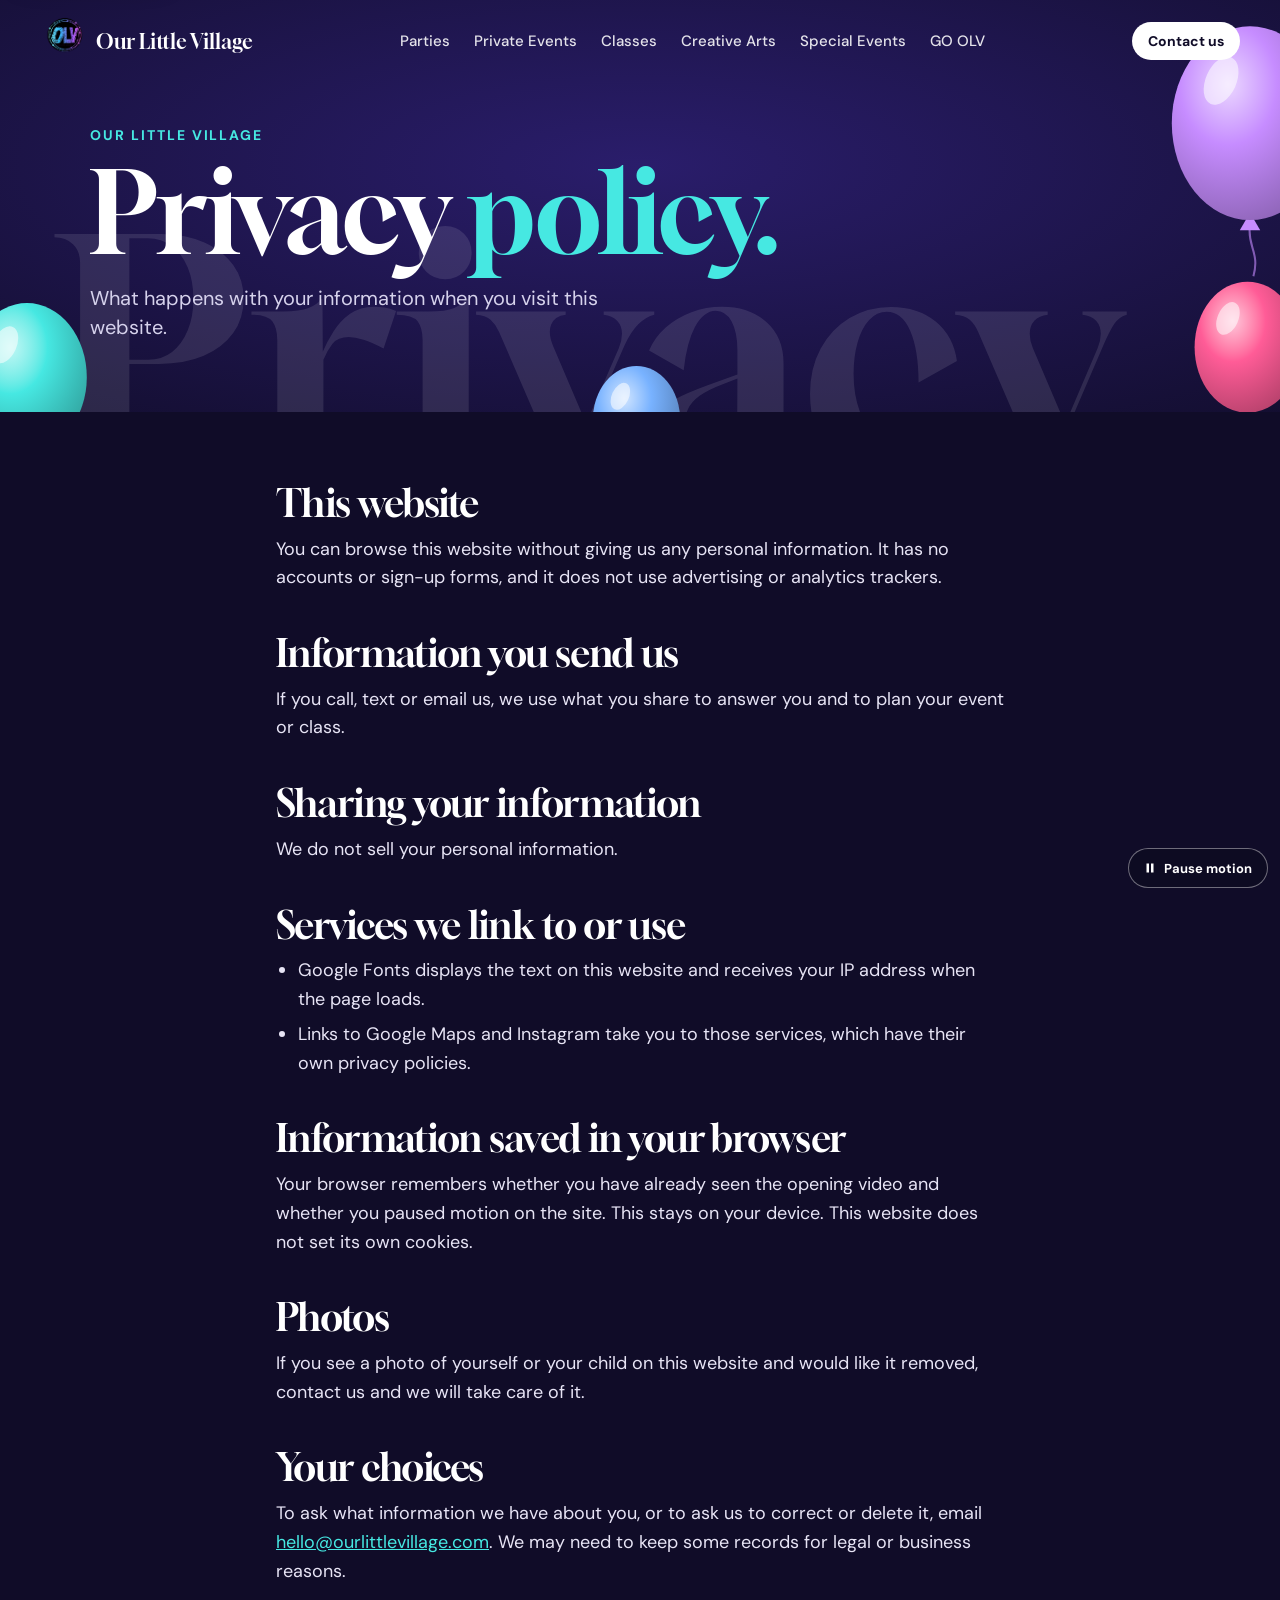
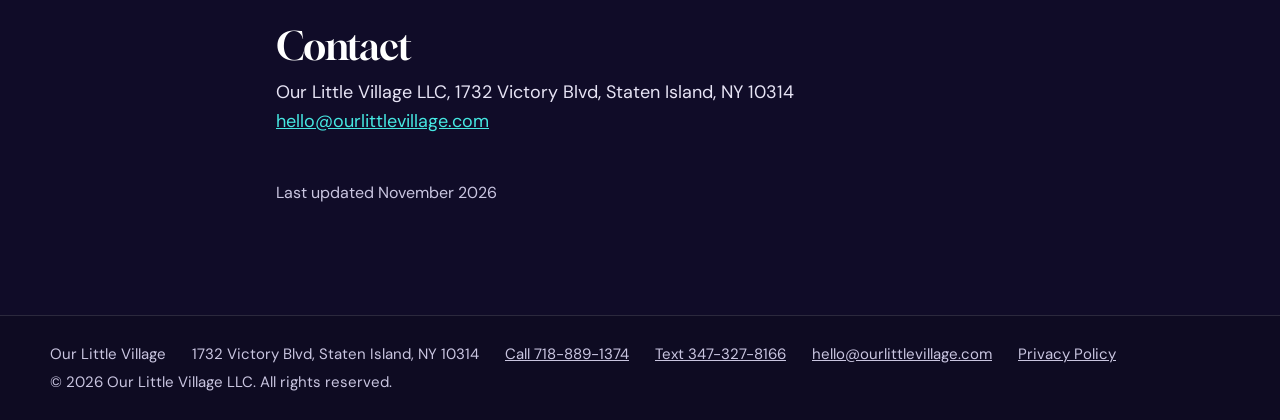
<file: privacy.html>
<!doctype html>
<html lang="en">
<head>
<meta charset="utf-8">
<meta name="robots" content="noindex, nofollow">
<meta name="viewport" content="width=device-width, initial-scale=1">
<title>Privacy Policy | Our Little Village, Staten Island</title>
<meta name="description" content="How Our Little Village handles information when you visit this website or register for a class.">
<link rel="preconnect" href="https://fonts.googleapis.com">
<link rel="preconnect" href="https://fonts.gstatic.com" crossorigin>
<link href="https://fonts.googleapis.com/css2?family=Gloock&family=DM+Sans:opsz,wght@9..40,400;9..40,500;9..40,700&display=swap" rel="stylesheet">
<link rel="stylesheet" href="assets/pages.css">
<link rel="stylesheet" href="assets/access.css">
</head>
<body data-theme="privacy">
<a class="skip-link" href="#content">Skip to content</a>
<header class="panel">
<nav class="nav" aria-label="Main"><a class="brand" href="index.html"><img src="assets/logo.png" alt=""><span>Our Little Village</span></a><ul><li><a href="parties.html">Parties</a></li><li><a href="private-events.html">Private Events</a></li><li><a href="toddler-classes.html">Classes</a></li><li><a href="art-classes.html">Creative Arts</a></li><li><a href="special-events.html">Special Events</a></li><li><a href="balloons-backdrops.html">GO OLV</a></li></ul><div class="nav-end"><details class="menu"><summary>Menu</summary><div class="panel-links"><a href="index.html">Home</a><a href="parties.html">Parties</a><a href="private-events.html">Private Events</a><a href="toddler-classes.html">Classes</a><a href="art-classes.html">Creative Arts</a><a href="special-events.html">Special Events</a><a href="balloons-backdrops.html">GO OLV</a><a href="contact.html">Contact</a></div></details><a class="call" href="contact.html">Contact us</a></div></nav>
<section class="phero plain">
  <div class="fx">
    <p class="crumb"><a href="index.html">Our Little Village</a></p>
    <h1>Privacy <em>policy.</em></h1>
    <p class="lede">What happens with your information when you visit this website.</p>
  </div>
</section>
</header>
<main class="legal" id="content" tabindex="-1">
  <h2>This website</h2>
  <p>You can browse this website without giving us any personal information. It has no accounts or sign-up forms, and it does not use advertising or analytics trackers.</p>
  <h2>Information you send us</h2>
  <p>If you call, text or email us, we use what you share to answer you and to plan your event or class.</p>
  <h2>Sharing your information</h2>
  <p>We do not sell your personal information.</p>
  <h2>Services we link to or use</h2>
  <ul>
    <li>Google Fonts displays the text on this website and receives your IP address when the page loads.</li>
    <li>Links to Google Maps and Instagram take you to those services, which have their own privacy policies.</li>
  </ul>
  <h2>Information saved in your browser</h2>
  <p>Your browser remembers whether you have already seen the opening video and whether you paused motion on the site. This stays on your device. This website does not set its own cookies.</p>
  <h2>Photos</h2>
  <p>If you see a photo of yourself or your child on this website and would like it removed, contact us and we will take care of it.</p>
  <h2>Your choices</h2>
  <p>To ask what information we have about you, or to ask us to correct or delete it, email <a href="mailto:hello@ourlittlevillage.com">hello@ourlittlevillage.com</a>. We may need to keep some records for legal or business reasons.</p>
  <h2>Contact</h2>
  <p>Our Little Village LLC, 1732 Victory Blvd, Staten Island, NY 10314<br><a href="mailto:hello@ourlittlevillage.com">hello@ourlittlevillage.com</a></p>
  <p class="updated">Last updated November 2026</p>
</main>
<footer><div><span>Our Little Village</span><span>1732 Victory Blvd, Staten Island, NY 10314</span><a href="tel:+17188891374">Call 718-889-1374</a><a href="sms:+13473278166">Text 347-327-8166</a><a href="mailto:hello@ourlittlevillage.com">hello@ourlittlevillage.com</a><a href="privacy.html">Privacy Policy</a><span>&copy; 2026 Our Little Village LLC. All rights reserved.</span></div></footer>
<script src="assets/motion.js"></script>
<script src="assets/pages.js"></script>
</body>
</html>
</file>
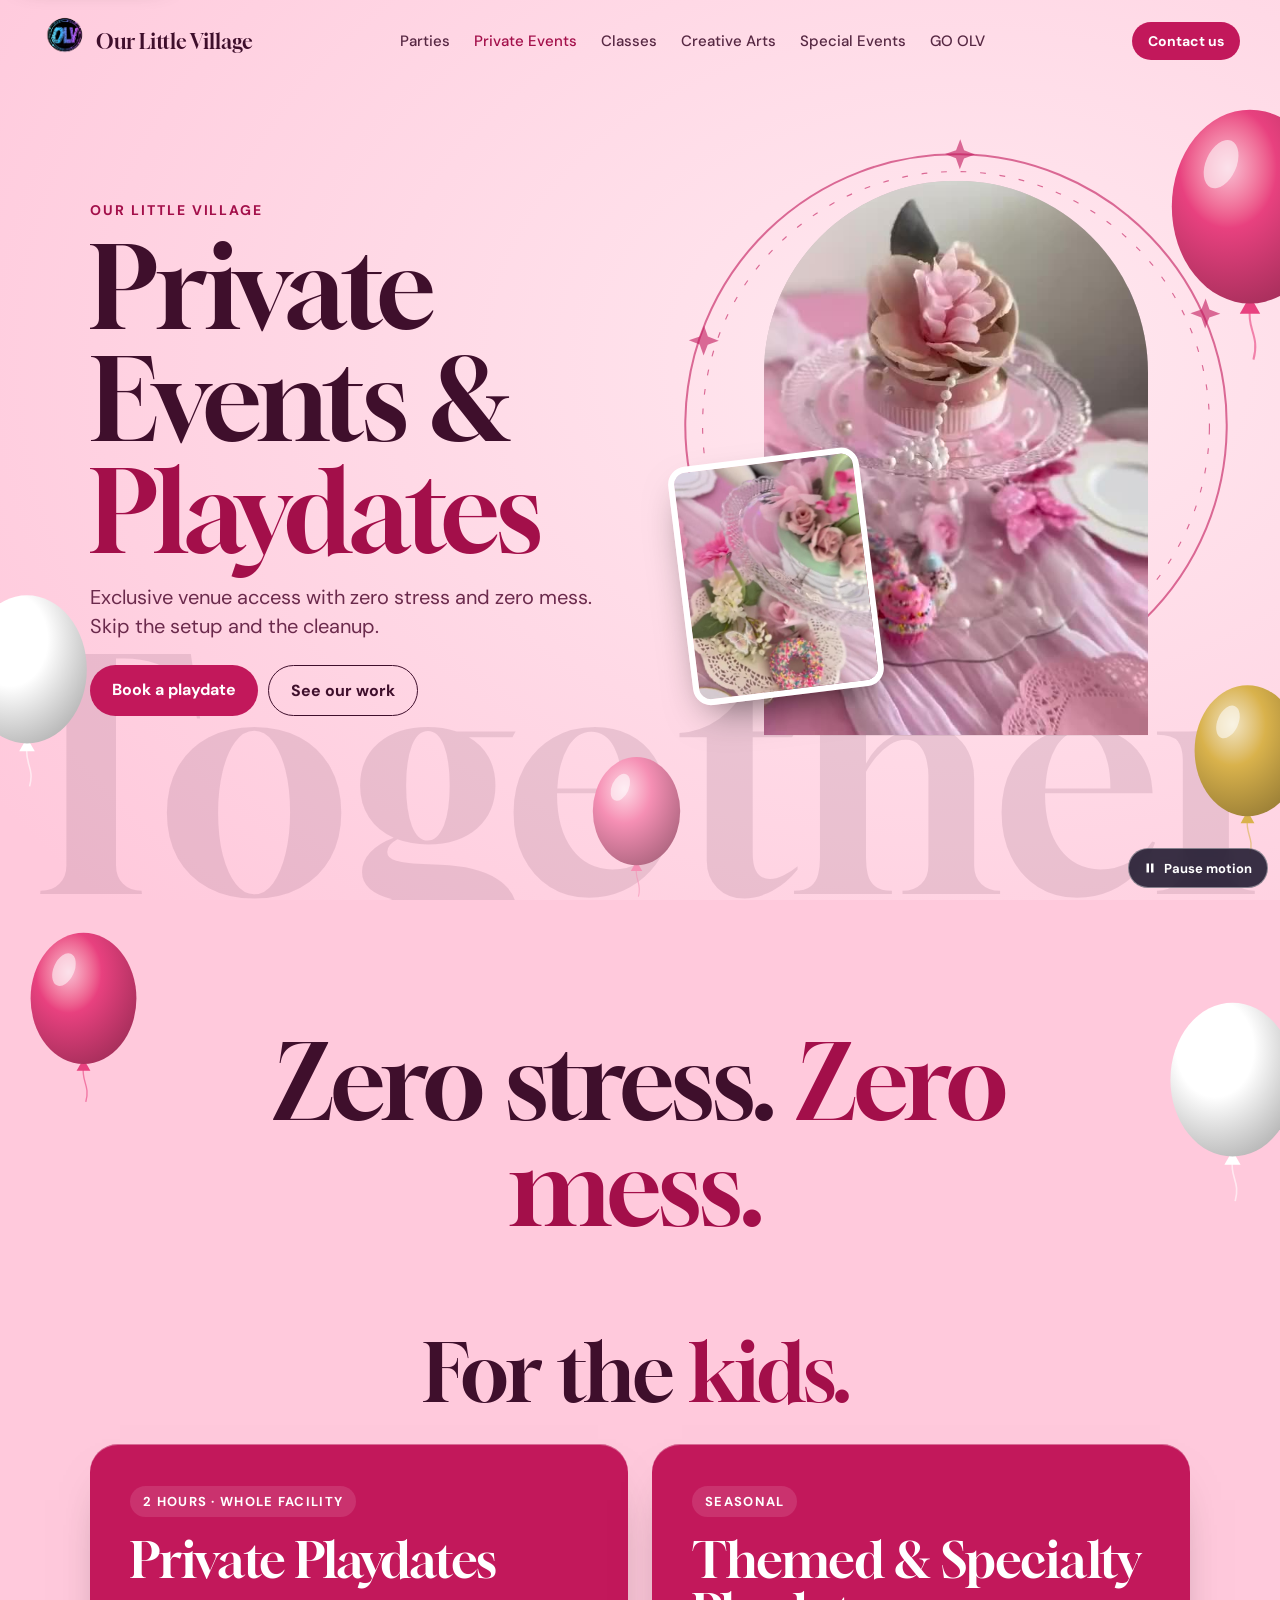
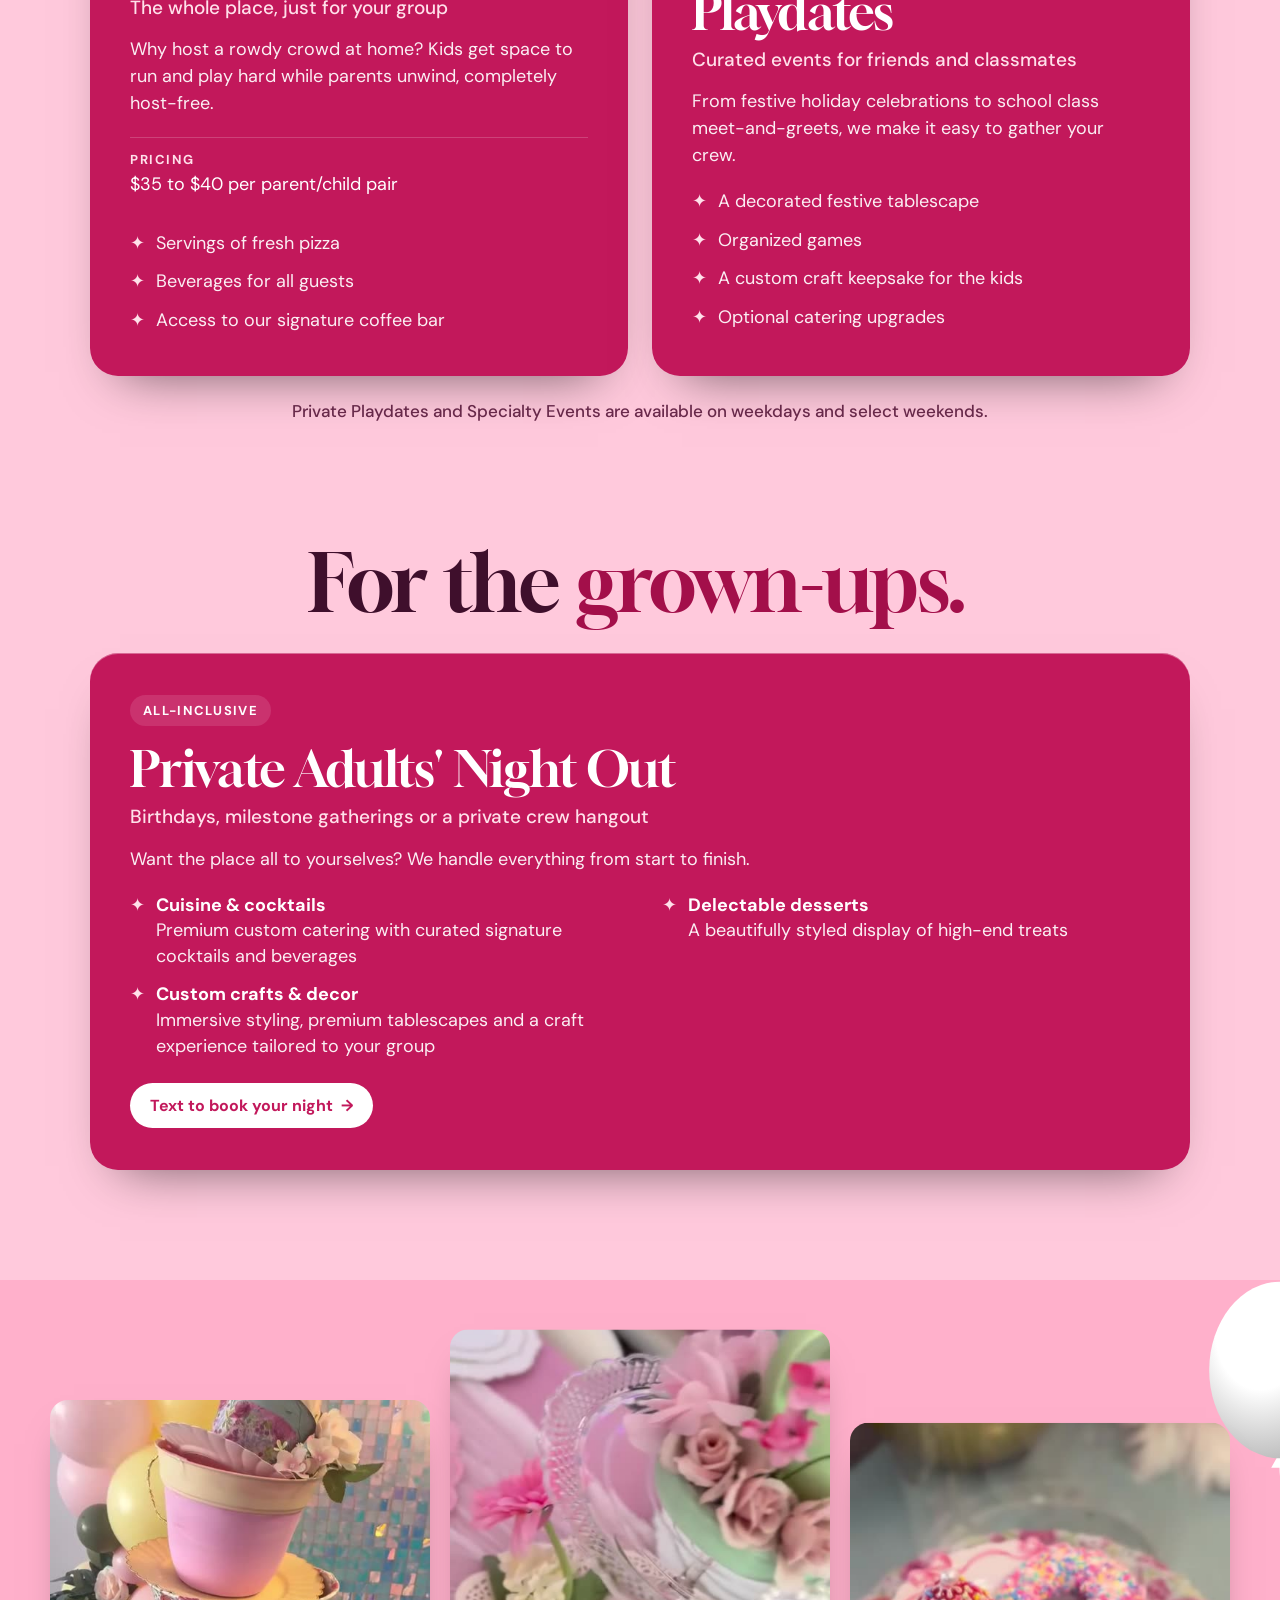
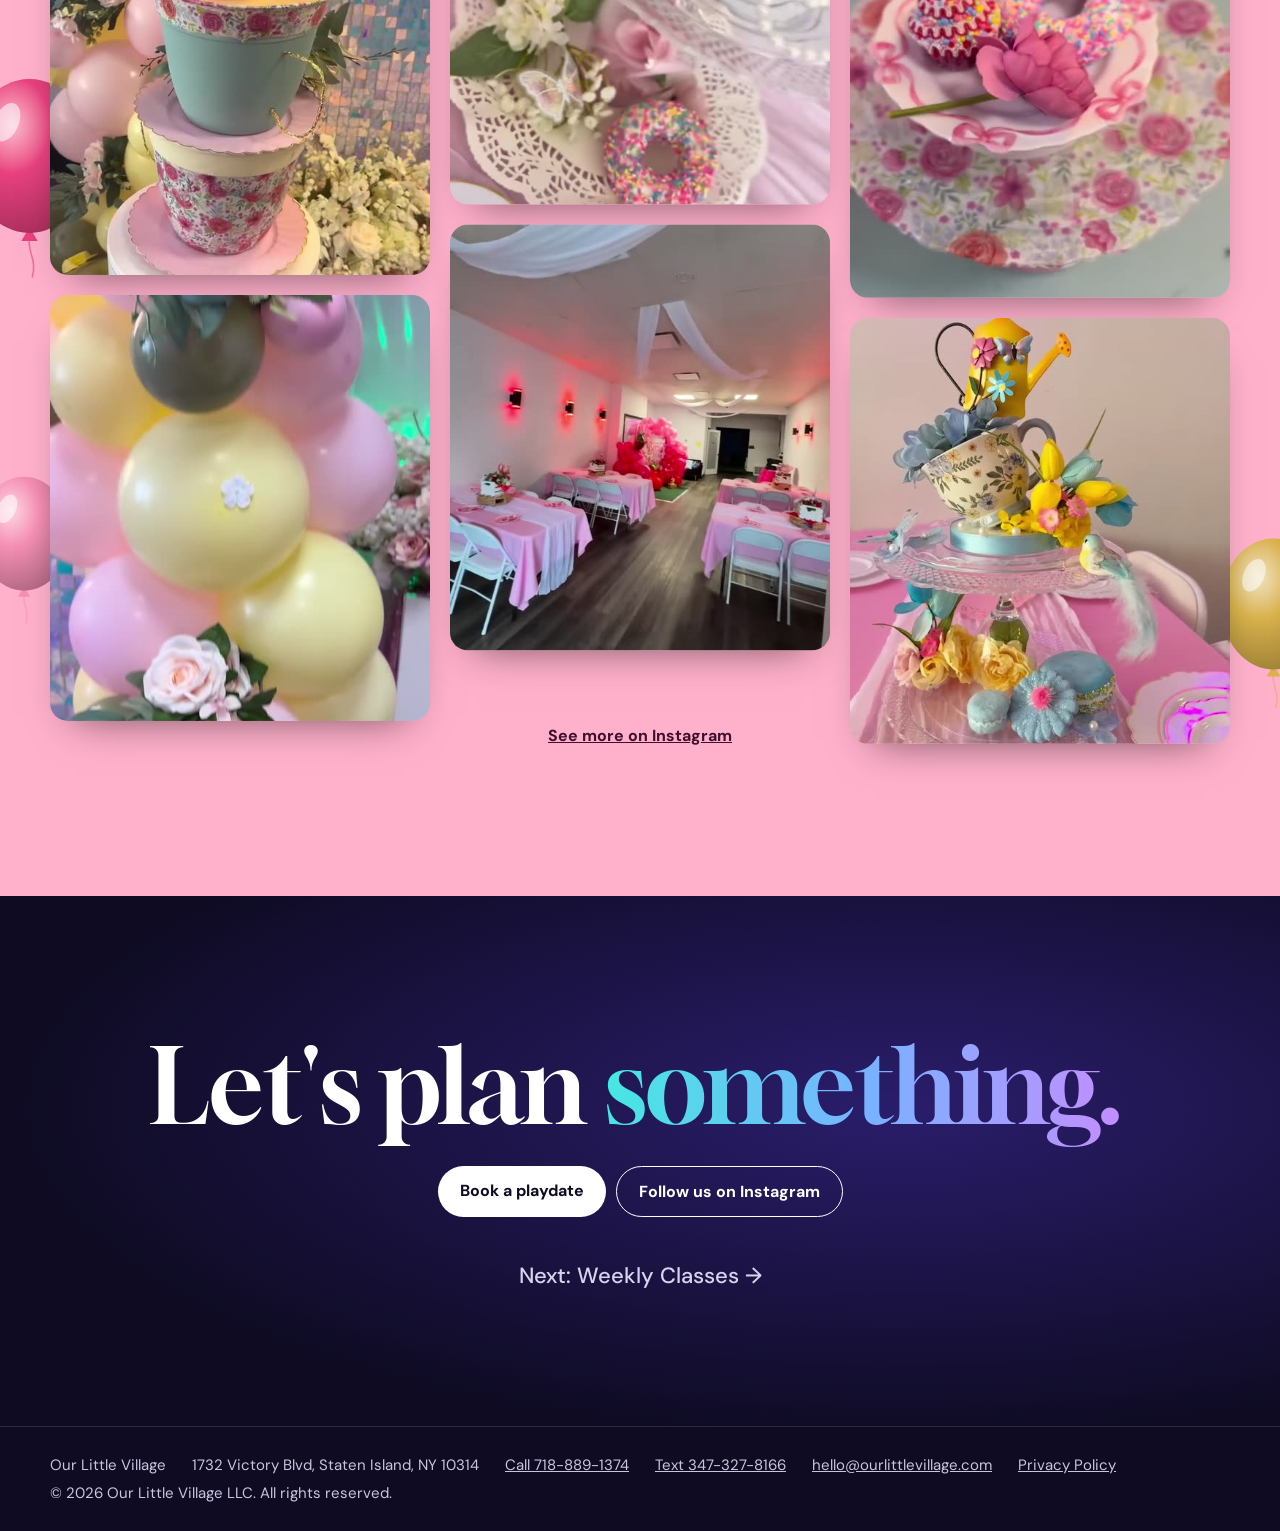
<file: private-events.html>
<!doctype html>
<html lang="en">
<head>
<meta charset="utf-8">
<meta name="robots" content="noindex, nofollow">
<meta name="viewport" content="width=device-width, initial-scale=1">
<title>Private Events &amp; Playdates | Our Little Village, Staten Island</title>
<meta name="description" content="Private playdates, themed specialty playdates and private adults&#x27; nights at Our Little Village in Staten Island.">
<link rel="preconnect" href="https://fonts.googleapis.com">
<link rel="preconnect" href="https://fonts.gstatic.com" crossorigin>
<link href="https://fonts.googleapis.com/css2?family=Gloock&family=DM+Sans:opsz,wght@9..40,400;9..40,500;9..40,700&display=swap" rel="stylesheet">
<link rel="stylesheet" href="assets/pages.css">
<link rel="stylesheet" href="assets/access.css">
</head>
<body data-theme="private">
<a class="skip-link" href="#content">Skip to content</a>
<header class="panel">
<nav class="nav" aria-label="Main"><a class="brand" href="index.html"><img src="assets/logo.png" alt=""><span>Our Little Village</span></a><ul><li><a href="parties.html">Parties</a></li><li><a href="private-events.html" aria-current="page">Private Events</a></li><li><a href="toddler-classes.html">Classes</a></li><li><a href="art-classes.html">Creative Arts</a></li><li><a href="special-events.html">Special Events</a></li><li><a href="balloons-backdrops.html">GO OLV</a></li></ul><div class="nav-end"><details class="menu"><summary>Menu</summary><div class="panel-links"><a href="index.html">Home</a><a href="parties.html">Parties</a><a href="private-events.html">Private Events</a><a href="toddler-classes.html">Classes</a><a href="art-classes.html">Creative Arts</a><a href="special-events.html">Special Events</a><a href="balloons-backdrops.html">GO OLV</a><a href="contact.html">Contact</a></div></details><a class="call" href="contact.html">Contact us</a></div></nav>
<section class="phero" id="content" tabindex="-1">
  <div class="fx">
    <p class="crumb"><a href="index.html">Our Little Village</a></p>
    <h1>Private Events &amp; <em>Playdates</em></h1>
    <p class="lede">Exclusive venue access with zero stress and zero mess. Skip the setup and the cleanup.</p>
    <div class="cta"><a class="btn main" href="contact.html">Book a playdate</a><a class="btn alt" href="#work">See our work</a></div>
  </div>
  <div class="stage">
    <div class="arch"><video muted loop playsinline preload="none" poster="assets/work/private.jpg" data-src="assets/work/private.mp4" aria-hidden="true"></video></div>
    <img class="float" src="assets/work/private-a.jpg" alt="Tea party table setting with roses">
  </div>
</section>
</header>
<main>
  <section class="statement"><h2 class="reveal">Zero stress. <em>Zero mess.</em></h2></section>
  <section class="details"><h2 class="group-head reveal">For the <em>kids.</em></h2><div class="cards"><article class="card reveal" style="--i:0"><p class="tag">2 hours · Whole facility</p><h3>Private Playdates</h3><p class="meta">The whole place, just for your group</p><p class="body">Why host a rowdy crowd at home? Kids get space to run and play hard while parents unwind, completely host-free.</p><dl class="facts"><div><dt>Pricing</dt><dd>$35 to $40 per parent/child pair</dd></div></dl><ul><li>Servings of fresh pizza</li><li>Beverages for all guests</li><li>Access to our signature coffee bar</li></ul></article><article class="card reveal" style="--i:1"><p class="tag">Seasonal</p><h3>Themed &amp; Specialty Playdates</h3><p class="meta">Curated events for friends and classmates</p><p class="body">From festive holiday celebrations to school class meet-and-greets, we make it easy to gather your crew.</p><ul><li>A decorated festive tablescape</li><li>Organized games</li><li>A custom craft keepsake for the kids</li><li>Optional catering upgrades</li></ul></article></div><p class="group-note reveal">Private Playdates and Specialty Events are available on weekdays and select weekends.</p></section><section class="details"><h2 class="group-head reveal">For the <em>grown-ups.</em></h2><div class="cards"><article class="card reveal wide" style="--i:0"><p class="tag">All-inclusive</p><h3>Private Adults&#x27; Night Out</h3><p class="meta">Birthdays, milestone gatherings or a private crew hangout</p><p class="body">Want the place all to yourselves? We handle everything from start to finish.</p><ul><li><strong>Cuisine &amp; cocktails</strong> Premium custom catering with curated signature cocktails and beverages</li><li><strong>Delectable desserts</strong> A beautifully styled display of high-end treats</li><li><strong>Custom crafts &amp; decor</strong> Immersive styling, premium tablescapes and a craft experience tailored to your group</li></ul><a class="card-link" href="sms:+13473278166">Text to book your night <span aria-hidden="true">&rarr;</span></a></article></div></section>
  <section class="gallery-wrap" id="work"><div class="gallery reveal"><div class="col" style="--s:-34"><img loading="lazy" src="assets/work/private-c.jpg" alt="Stacked teacup tower with pastel balloons"><img loading="lazy" src="assets/work/private-e.jpg" alt="Pastel balloon column with roses and greenery"></div><div class="col" style="--s:46"><img loading="lazy" src="assets/work/private-a.jpg" alt="Table setting with roses and a sprinkled donut"><img loading="lazy" src="assets/work/private-b.jpg" alt="Event room with pink tables and a draped ceiling"></div><div class="col" style="--s:-60"><img loading="lazy" src="assets/work/private-d.jpg" alt="Floral plate with decorated treats"><img loading="lazy" src="assets/work/parties-b.jpg" alt="Teacup centerpiece with spring flowers"></div></div>
    <p class="gallery-note"><a href="https://www.instagram.com/ourlittlevillage.llc/" target="_blank" rel="noopener">See more on Instagram</a></p></section>
</main>
<section class="next dark">
  <h2 class="reveal">Let's plan <em>something.</em></h2>
  <div class="cta"><a class="btn main" href="contact.html">Book a playdate</a><a class="btn alt" href="https://www.instagram.com/ourlittlevillage.llc/" target="_blank" rel="noopener">Follow us on Instagram</a></div>
  <a class="next-link" href="toddler-classes.html">Next: Weekly Classes &rarr;</a>
</section>
<footer><div><span>Our Little Village</span><span>1732 Victory Blvd, Staten Island, NY 10314</span><a href="tel:+17188891374">Call 718-889-1374</a><a href="sms:+13473278166">Text 347-327-8166</a><a href="mailto:hello@ourlittlevillage.com">hello@ourlittlevillage.com</a><a href="privacy.html">Privacy Policy</a><span>&copy; 2026 Our Little Village LLC. All rights reserved.</span></div></footer>
<script src="assets/motion.js"></script>
<script src="assets/pages.js"></script>
</body>
</html>
</file>
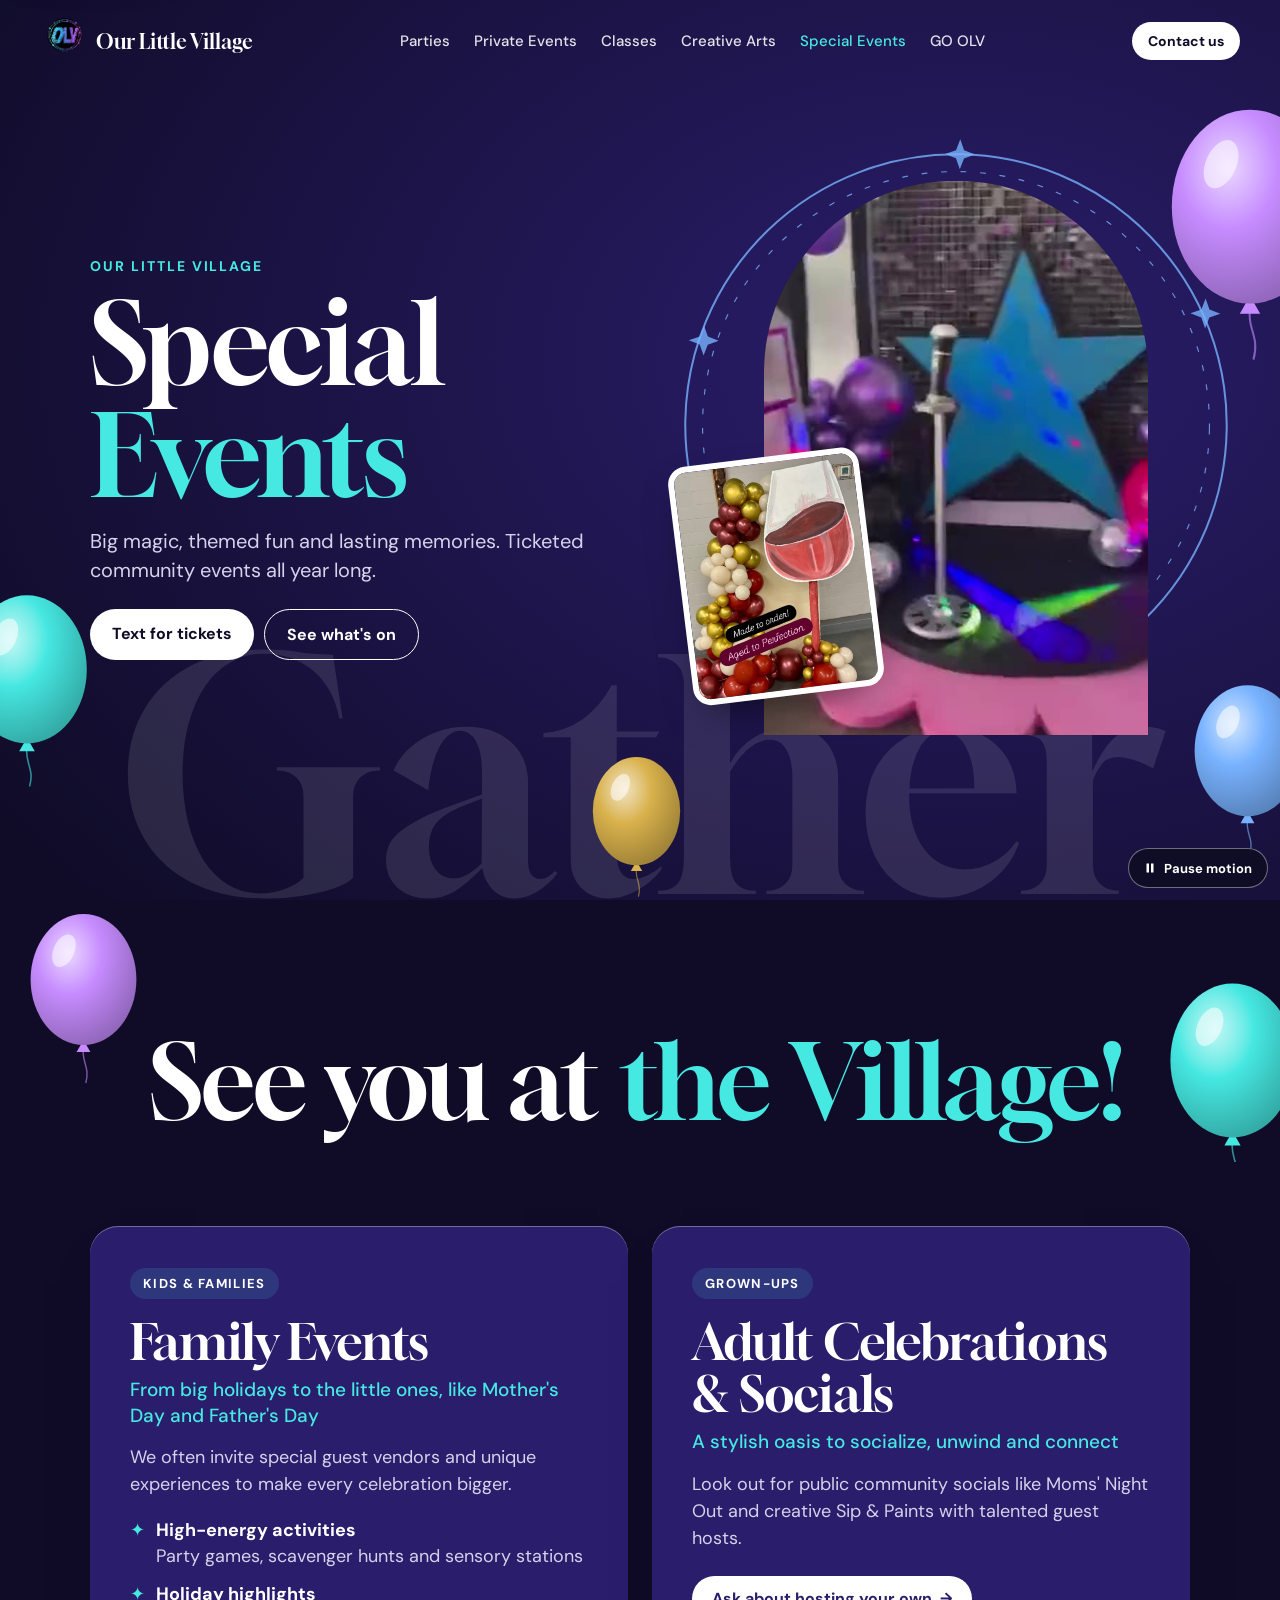
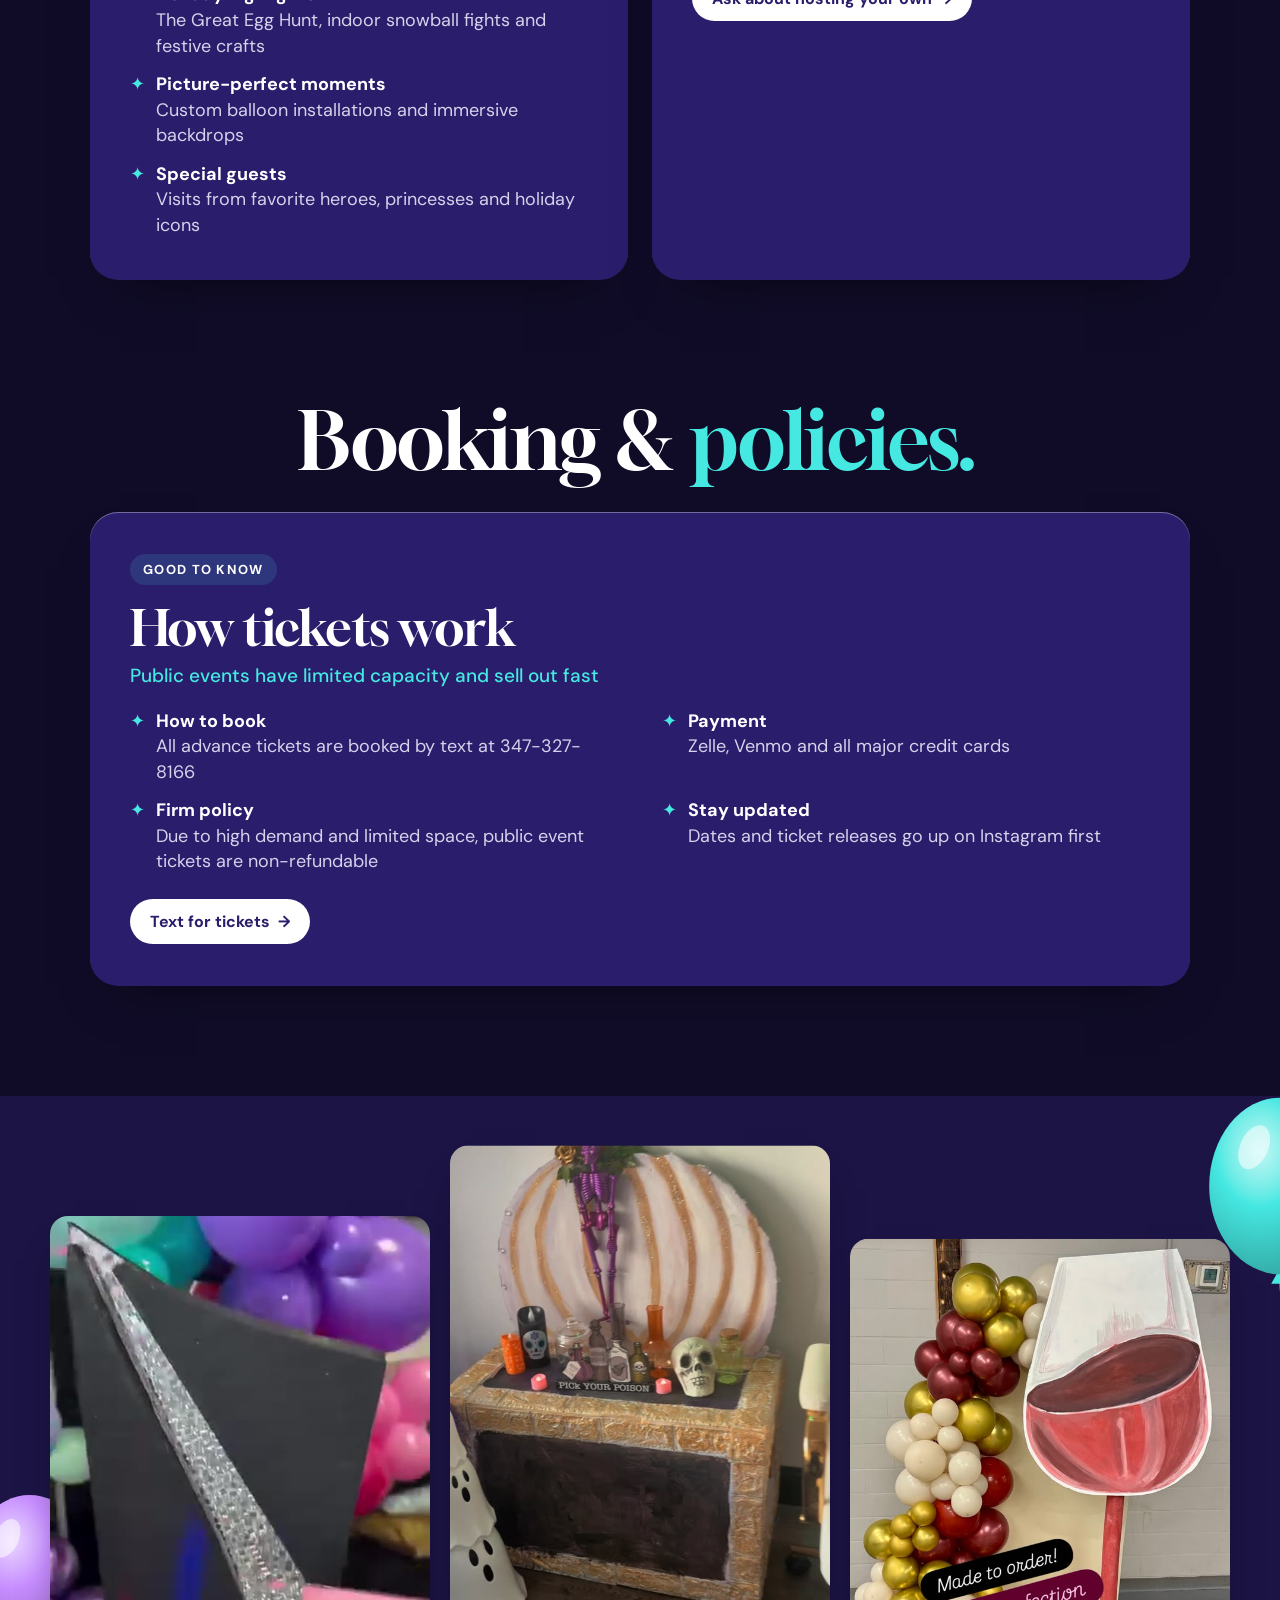
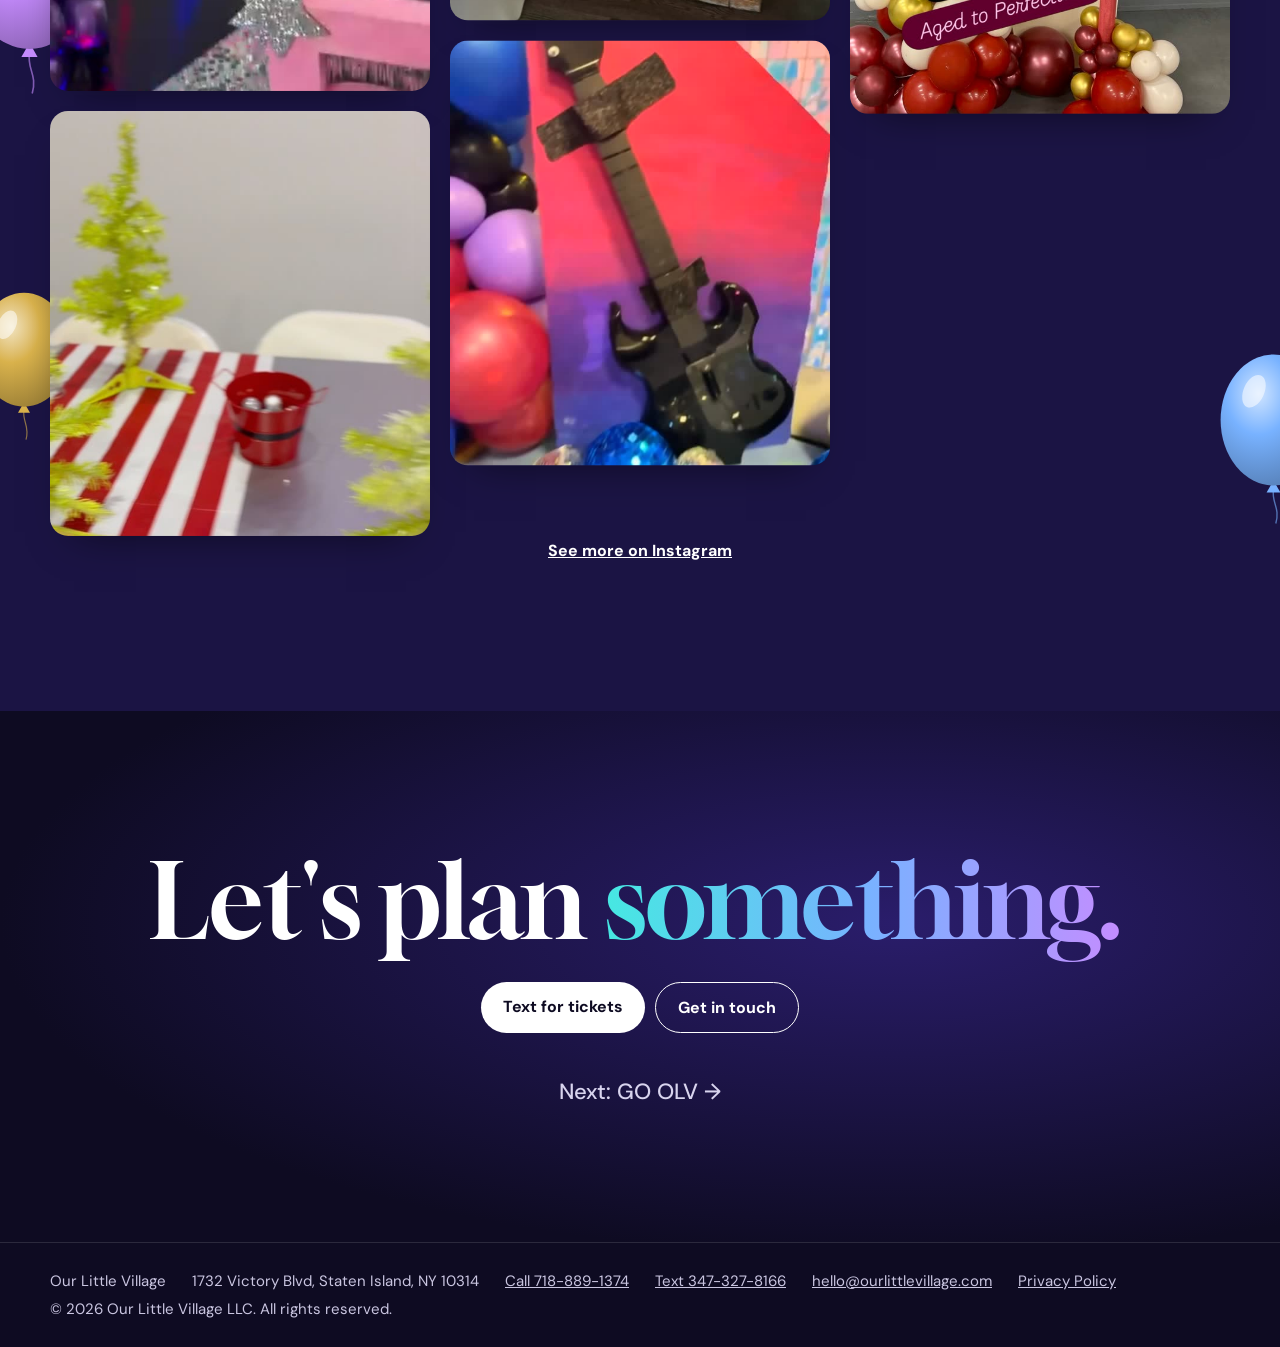
<file: special-events.html>
<!doctype html>
<html lang="en">
<head>
<meta charset="utf-8">
<meta name="robots" content="noindex, nofollow">
<meta name="viewport" content="width=device-width, initial-scale=1">
<title>Special Public Events | Our Little Village, Staten Island</title>
<meta name="description" content="Ticketed public community events at Our Little Village in Staten Island: holiday celebrations, egg hunts, Moms&#x27; Night Out and Sip &amp; Paints.">
<link rel="preconnect" href="https://fonts.googleapis.com">
<link rel="preconnect" href="https://fonts.gstatic.com" crossorigin>
<link href="https://fonts.googleapis.com/css2?family=Gloock&family=DM+Sans:opsz,wght@9..40,400;9..40,500;9..40,700&display=swap" rel="stylesheet">
<link rel="stylesheet" href="assets/pages.css">
<link rel="stylesheet" href="assets/access.css">
</head>
<body data-theme="special">
<a class="skip-link" href="#content">Skip to content</a>
<header class="panel">
<nav class="nav" aria-label="Main"><a class="brand" href="index.html"><img src="assets/logo.png" alt=""><span>Our Little Village</span></a><ul><li><a href="parties.html">Parties</a></li><li><a href="private-events.html">Private Events</a></li><li><a href="toddler-classes.html">Classes</a></li><li><a href="art-classes.html">Creative Arts</a></li><li><a href="special-events.html" aria-current="page">Special Events</a></li><li><a href="balloons-backdrops.html">GO OLV</a></li></ul><div class="nav-end"><details class="menu"><summary>Menu</summary><div class="panel-links"><a href="index.html">Home</a><a href="parties.html">Parties</a><a href="private-events.html">Private Events</a><a href="toddler-classes.html">Classes</a><a href="art-classes.html">Creative Arts</a><a href="special-events.html">Special Events</a><a href="balloons-backdrops.html">GO OLV</a><a href="contact.html">Contact</a></div></details><a class="call" href="contact.html">Contact us</a></div></nav>
<section class="phero" id="content" tabindex="-1">
  <div class="fx">
    <p class="crumb"><a href="index.html">Our Little Village</a></p>
    <h1>Special <em>Events</em></h1>
    <p class="lede">Big magic, themed fun and lasting memories. Ticketed community events all year long.</p>
    <div class="cta"><a class="btn main" href="sms:+13473278166">Text for tickets</a><a class="btn alt" href="https://www.instagram.com/ourlittlevillage.llc/" target="_blank" rel="noopener">See what&#x27;s on</a></div>
  </div>
  <div class="stage">
    <div class="arch"><video muted loop playsinline preload="none" poster="assets/work/special.jpg" data-src="assets/work/special.mp4" aria-hidden="true"></video></div>
    <img class="float" src="assets/work/special-b.jpg" alt="Giant wine glass display with a balloon garland">
  </div>
</section>
</header>
<main>
  <section class="statement"><h2 class="reveal">See you at <em>the Village!</em></h2></section>
  <section class="details"><div class="cards"><article class="card reveal" style="--i:0"><p class="tag">Kids &amp; families</p><h3>Family Events</h3><p class="meta">From big holidays to the little ones, like Mother&#x27;s Day and Father&#x27;s Day</p><p class="body">We often invite special guest vendors and unique experiences to make every celebration bigger.</p><ul><li><strong>High-energy activities</strong> Party games, scavenger hunts and sensory stations</li><li><strong>Holiday highlights</strong> The Great Egg Hunt, indoor snowball fights and festive crafts</li><li><strong>Picture-perfect moments</strong> Custom balloon installations and immersive backdrops</li><li><strong>Special guests</strong> Visits from favorite heroes, princesses and holiday icons</li></ul></article><article class="card reveal" style="--i:1"><p class="tag">Grown-ups</p><h3>Adult Celebrations &amp; Socials</h3><p class="meta">A stylish oasis to socialize, unwind and connect</p><p class="body">Look out for public community socials like Moms&#x27; Night Out and creative Sip &amp; Paints with talented guest hosts.</p><a class="card-link" href="sms:+13473278166">Ask about hosting your own <span aria-hidden="true">&rarr;</span></a></article></div></section><section class="details"><h2 class="group-head reveal">Booking &amp; <em>policies.</em></h2><div class="cards"><article class="card reveal wide" style="--i:0"><p class="tag">Good to know</p><h3>How tickets work</h3><p class="meta">Public events have limited capacity and sell out fast</p><ul><li><strong>How to book</strong> All advance tickets are booked by text at 347-327-8166</li><li><strong>Payment</strong> Zelle, Venmo and all major credit cards</li><li><strong>Firm policy</strong> Due to high demand and limited space, public event tickets are non-refundable</li><li><strong>Stay updated</strong> Dates and ticket releases go up on Instagram first</li></ul><a class="card-link" href="sms:+13473278166">Text for tickets <span aria-hidden="true">&rarr;</span></a></article></div></section>
  <section class="gallery-wrap" id="work"><div class="gallery reveal"><div class="col" style="--s:-34"><img loading="lazy" src="assets/work/special-a.jpg" alt="Glitter guitar display with balloons"><img loading="lazy" src="assets/work/special-d.jpg" alt="Holiday table with red and white stripes"></div><div class="col" style="--s:46"><img loading="lazy" src="assets/work/special-c.jpg" alt="Pumpkin and potion Halloween display"><img loading="lazy" src="assets/work/special-e.jpg" alt="Rock-themed guitar backdrop"></div><div class="col" style="--s:-60"><img loading="lazy" src="assets/work/special-b.jpg" alt="Wine glass display with a burgundy and gold garland"></div></div>
    <p class="gallery-note"><a href="https://www.instagram.com/ourlittlevillage.llc/" target="_blank" rel="noopener">See more on Instagram</a></p></section>
</main>
<section class="next dark">
  <h2 class="reveal">Let's plan <em>something.</em></h2>
  <div class="cta"><a class="btn main" href="sms:+13473278166">Text for tickets</a><a class="btn alt" href="contact.html">Get in touch</a></div>
  <a class="next-link" href="balloons-backdrops.html">Next: GO OLV &rarr;</a>
</section>
<footer><div><span>Our Little Village</span><span>1732 Victory Blvd, Staten Island, NY 10314</span><a href="tel:+17188891374">Call 718-889-1374</a><a href="sms:+13473278166">Text 347-327-8166</a><a href="mailto:hello@ourlittlevillage.com">hello@ourlittlevillage.com</a><a href="privacy.html">Privacy Policy</a><span>&copy; 2026 Our Little Village LLC. All rights reserved.</span></div></footer>
<script src="assets/motion.js"></script>
<script src="assets/pages.js"></script>
</body>
</html>
</file>
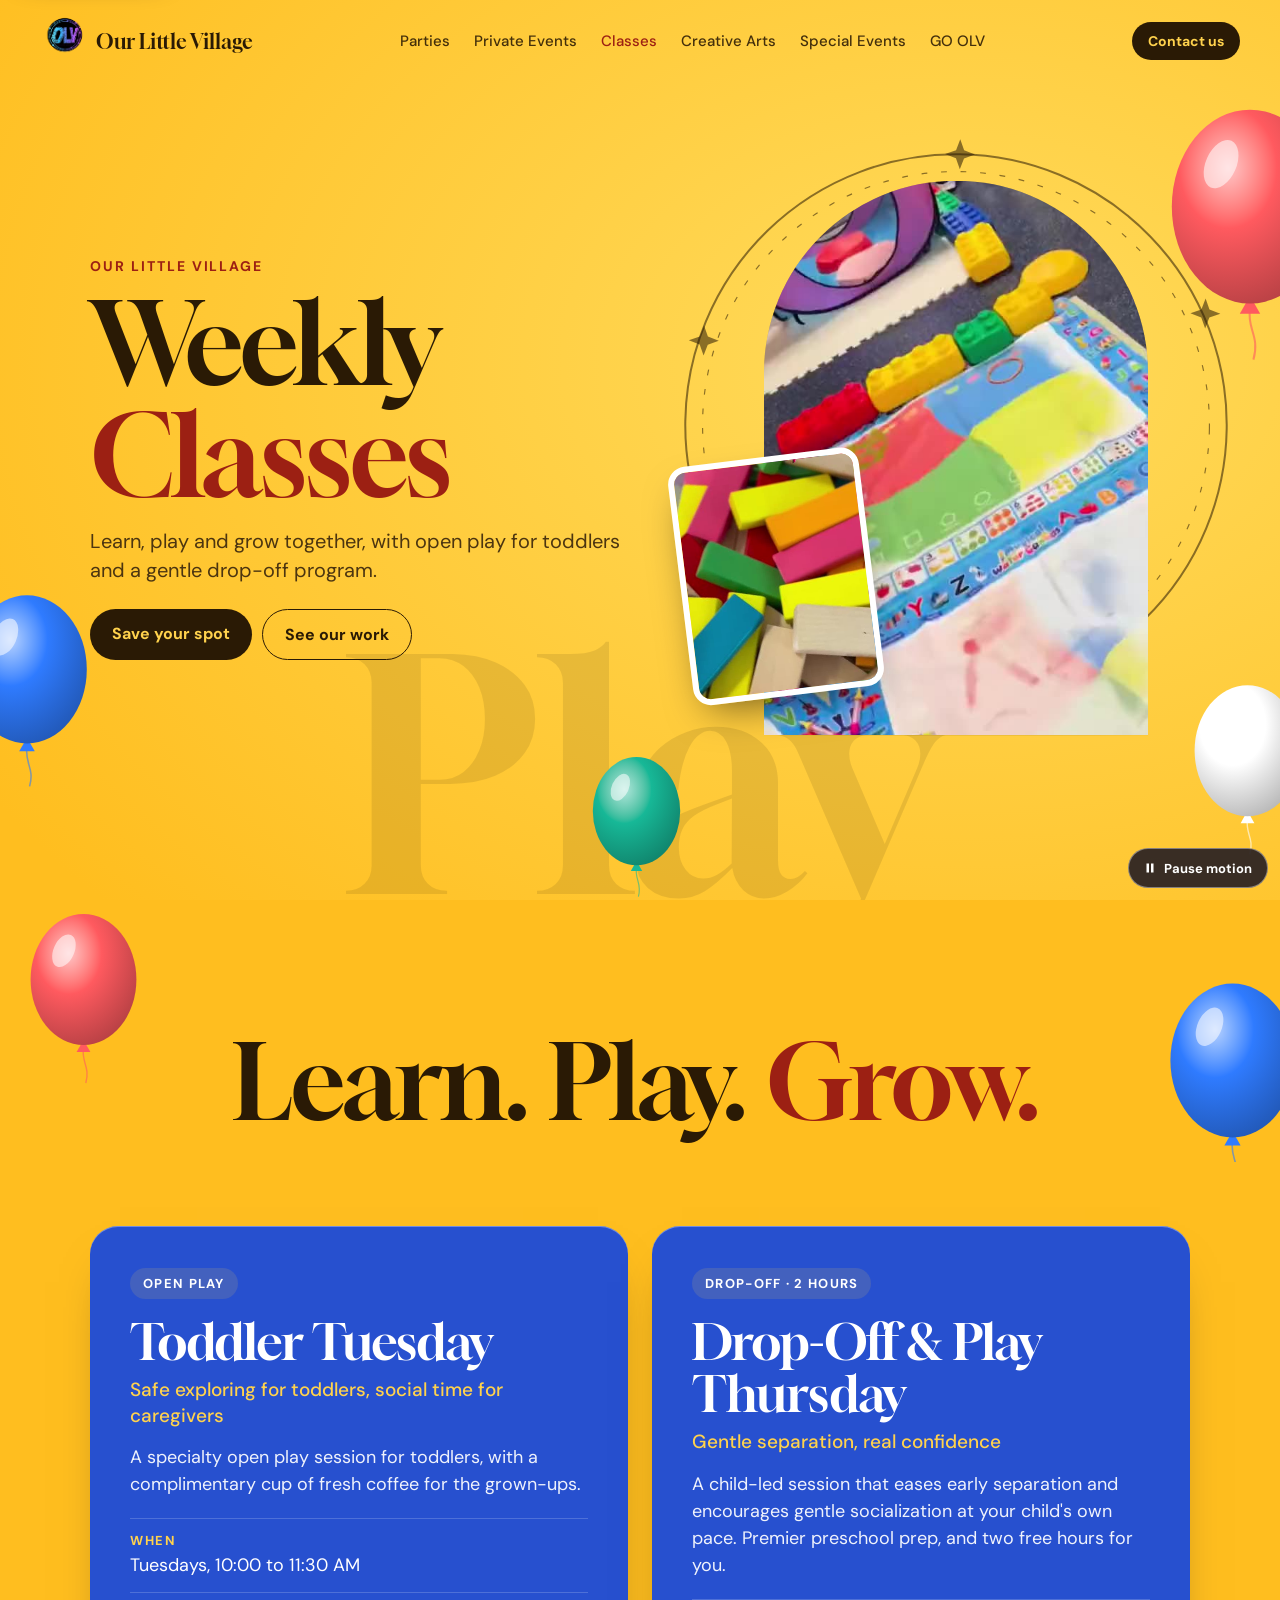
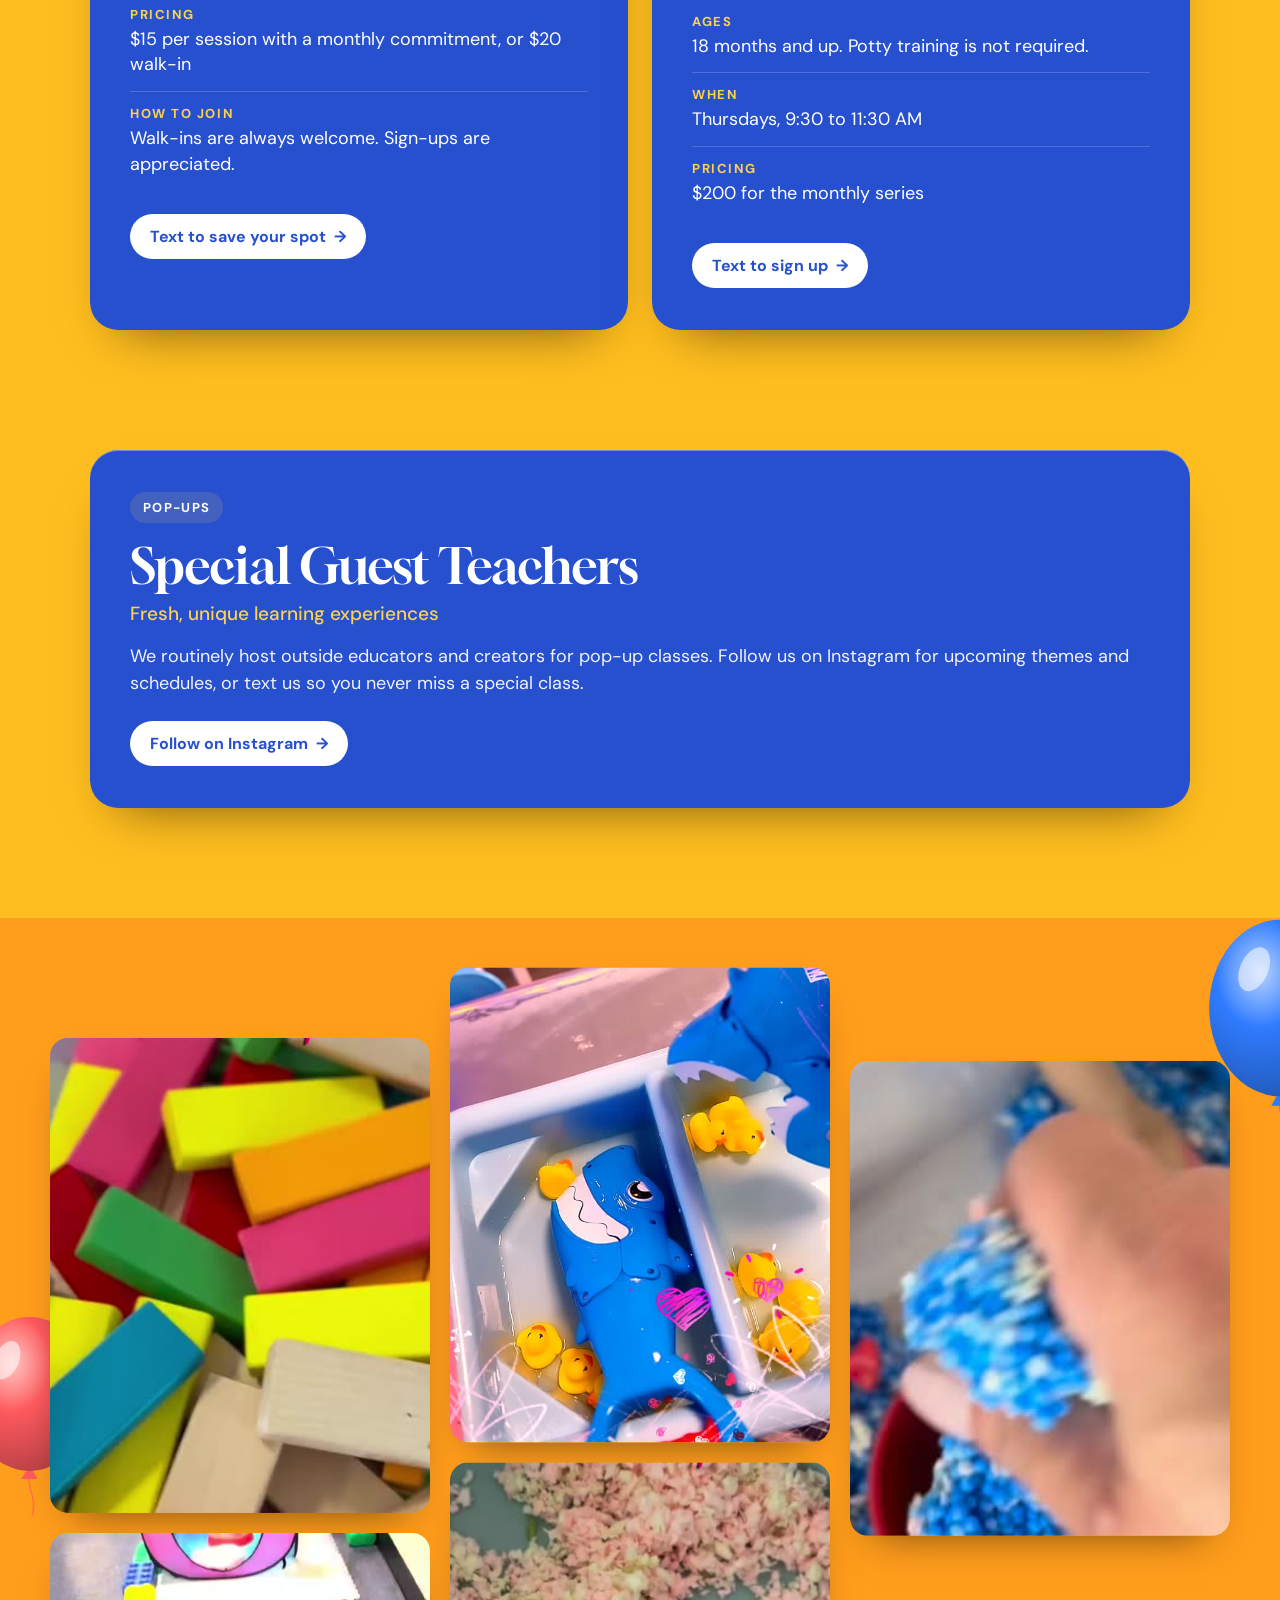
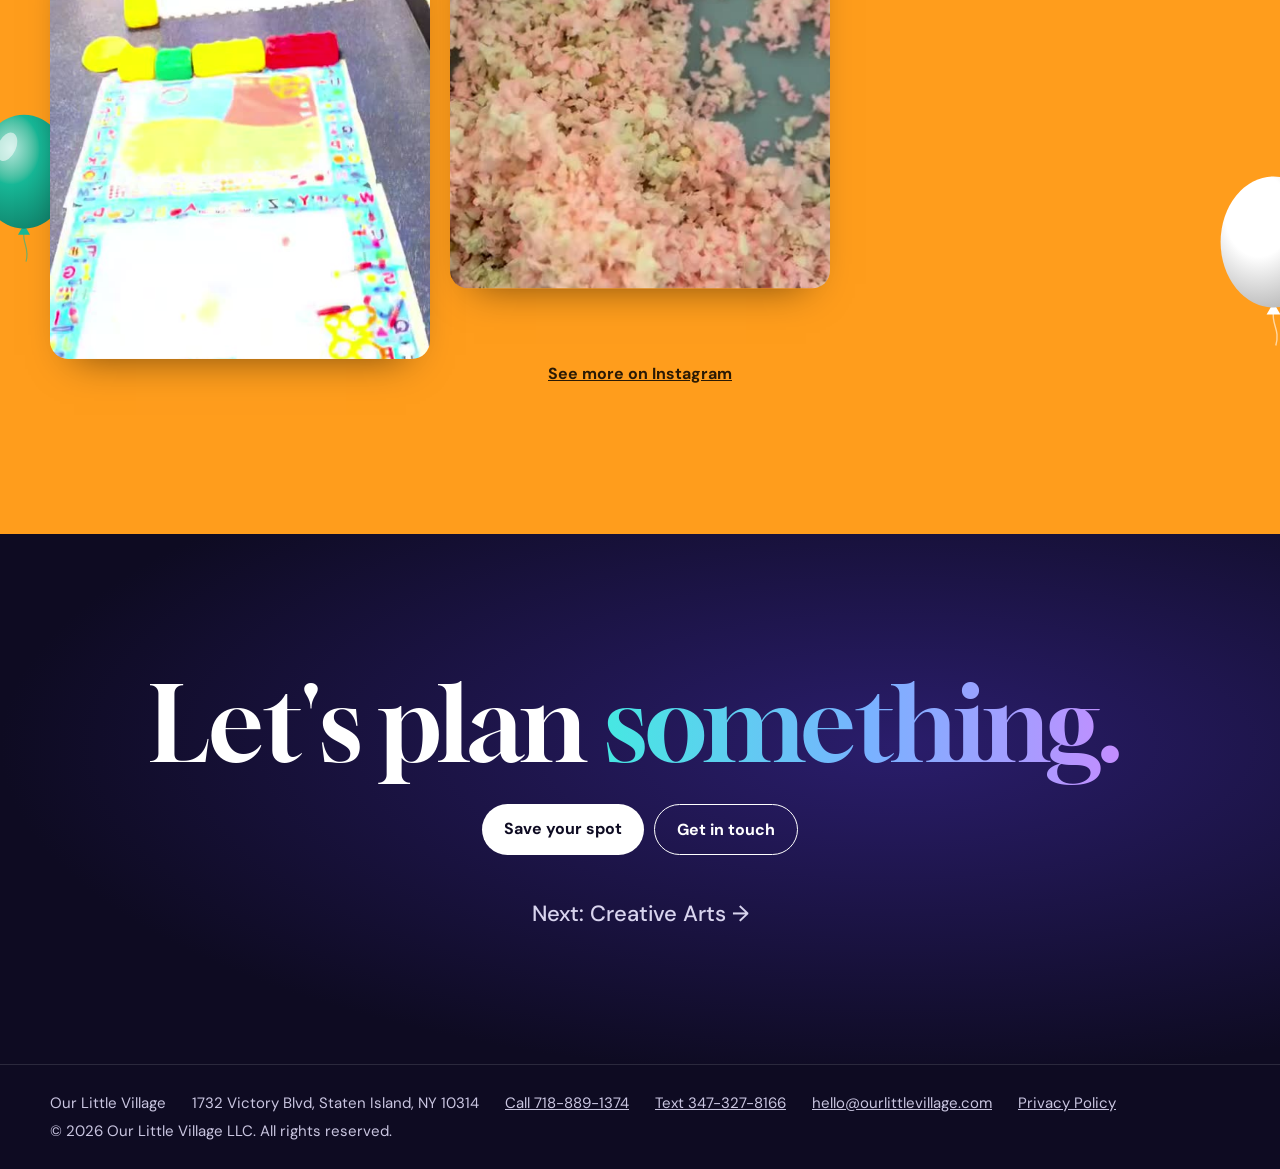
<file: toddler-classes.html>
<!doctype html>
<html lang="en">
<head>
<meta charset="utf-8">
<meta name="robots" content="noindex, nofollow">
<meta name="viewport" content="width=device-width, initial-scale=1">
<title>Weekly Classes | Our Little Village, Staten Island</title>
<meta name="description" content="Toddler Tuesday open play and Drop-Off &amp; Play Thursday for children 18 months and up in Staten Island.">
<link rel="preconnect" href="https://fonts.googleapis.com">
<link rel="preconnect" href="https://fonts.gstatic.com" crossorigin>
<link href="https://fonts.googleapis.com/css2?family=Gloock&family=DM+Sans:opsz,wght@9..40,400;9..40,500;9..40,700&display=swap" rel="stylesheet">
<link rel="stylesheet" href="assets/pages.css">
<link rel="stylesheet" href="assets/access.css">
</head>
<body data-theme="toddler">
<a class="skip-link" href="#content">Skip to content</a>
<header class="panel">
<nav class="nav" aria-label="Main"><a class="brand" href="index.html"><img src="assets/logo.png" alt=""><span>Our Little Village</span></a><ul><li><a href="parties.html">Parties</a></li><li><a href="private-events.html">Private Events</a></li><li><a href="toddler-classes.html" aria-current="page">Classes</a></li><li><a href="art-classes.html">Creative Arts</a></li><li><a href="special-events.html">Special Events</a></li><li><a href="balloons-backdrops.html">GO OLV</a></li></ul><div class="nav-end"><details class="menu"><summary>Menu</summary><div class="panel-links"><a href="index.html">Home</a><a href="parties.html">Parties</a><a href="private-events.html">Private Events</a><a href="toddler-classes.html">Classes</a><a href="art-classes.html">Creative Arts</a><a href="special-events.html">Special Events</a><a href="balloons-backdrops.html">GO OLV</a><a href="contact.html">Contact</a></div></details><a class="call" href="contact.html">Contact us</a></div></nav>
<section class="phero" id="content" tabindex="-1">
  <div class="fx">
    <p class="crumb"><a href="index.html">Our Little Village</a></p>
    <h1>Weekly <em>Classes</em></h1>
    <p class="lede">Learn, play and grow together, with open play for toddlers and a gentle drop-off program.</p>
    <div class="cta"><a class="btn main" href="sms:+13473278166">Save your spot</a><a class="btn alt" href="#work">See our work</a></div>
  </div>
  <div class="stage">
    <div class="arch"><video muted loop playsinline preload="none" poster="assets/work/toddler.jpg" data-src="assets/work/toddler.mp4" aria-hidden="true"></video></div>
    <img class="float" src="assets/work/toddler-a.jpg" alt="Brightly colored wooden blocks">
  </div>
</section>
</header>
<main>
  <section class="statement"><h2 class="reveal">Learn. Play. <em>Grow.</em></h2></section>
  <section class="details"><div class="cards"><article class="card reveal" style="--i:0"><p class="tag">Open play</p><h3>Toddler Tuesday</h3><p class="meta">Safe exploring for toddlers, social time for caregivers</p><p class="body">A specialty open play session for toddlers, with a complimentary cup of fresh coffee for the grown-ups.</p><dl class="facts"><div><dt>When</dt><dd>Tuesdays, 10:00 to 11:30 AM</dd></div><div><dt>Pricing</dt><dd>$15 per session with a monthly commitment, or $20 walk-in</dd></div><div><dt>How to join</dt><dd>Walk-ins are always welcome. Sign-ups are appreciated.</dd></div></dl><a class="card-link" href="sms:+13473278166">Text to save your spot <span aria-hidden="true">&rarr;</span></a></article><article class="card reveal" style="--i:1"><p class="tag">Drop-off · 2 hours</p><h3>Drop-Off &amp; Play Thursday</h3><p class="meta">Gentle separation, real confidence</p><p class="body">A child-led session that eases early separation and encourages gentle socialization at your child&#x27;s own pace. Premier preschool prep, and two free hours for you.</p><dl class="facts"><div><dt>Ages</dt><dd>18 months and up. Potty training is not required.</dd></div><div><dt>When</dt><dd>Thursdays, 9:30 to 11:30 AM</dd></div><div><dt>Pricing</dt><dd>$200 for the monthly series</dd></div></dl><a class="card-link" href="sms:+13473278166">Text to sign up <span aria-hidden="true">&rarr;</span></a></article></div></section><section class="details"><div class="cards"><article class="card reveal wide" style="--i:0"><p class="tag">Pop-ups</p><h3>Special Guest Teachers</h3><p class="meta">Fresh, unique learning experiences</p><p class="body">We routinely host outside educators and creators for pop-up classes. Follow us on Instagram for upcoming themes and schedules, or text us so you never miss a special class.</p><a class="card-link" href="https://www.instagram.com/ourlittlevillage.llc/" target="_blank" rel="noopener">Follow on Instagram <span aria-hidden="true">&rarr;</span></a></article></div></section>
  <section class="gallery-wrap" id="work"><div class="gallery reveal"><div class="col" style="--s:-34"><img loading="lazy" src="assets/work/toddler-a.jpg" alt="Colorful wooden building blocks"><img loading="lazy" src="assets/work/toddler-e.jpg" alt="Play tunnel and painted activity mats"></div><div class="col" style="--s:46"><img loading="lazy" src="assets/work/toddler-d.jpg" alt="Sensory bin with a toy shark and rubber ducks"><img loading="lazy" src="assets/work/toddler-b.jpg" alt="Pink rice in a sensory bin"></div><div class="col" style="--s:-60"><img loading="lazy" src="assets/work/toddler-c.jpg" alt="Hand scooping blue sensory material"></div></div>
    <p class="gallery-note"><a href="https://www.instagram.com/ourlittlevillage.llc/" target="_blank" rel="noopener">See more on Instagram</a></p></section>
</main>
<section class="next dark">
  <h2 class="reveal">Let's plan <em>something.</em></h2>
  <div class="cta"><a class="btn main" href="sms:+13473278166">Save your spot</a><a class="btn alt" href="contact.html">Get in touch</a></div>
  <a class="next-link" href="art-classes.html">Next: Creative Arts &rarr;</a>
</section>
<footer><div><span>Our Little Village</span><span>1732 Victory Blvd, Staten Island, NY 10314</span><a href="tel:+17188891374">Call 718-889-1374</a><a href="sms:+13473278166">Text 347-327-8166</a><a href="mailto:hello@ourlittlevillage.com">hello@ourlittlevillage.com</a><a href="privacy.html">Privacy Policy</a><span>&copy; 2026 Our Little Village LLC. All rights reserved.</span></div></footer>
<script src="assets/motion.js"></script>
<script src="assets/pages.js"></script>
</body>
</html>
</file>
<file: assets/access.css>
/* Shared accessibility controls for every page. */
.skip-link{position:fixed;left:12px;top:-70px;z-index:100;padding:13px 20px;border-radius:999px;background:#fff;color:#0e0b22;font:700 16px "DM Sans",system-ui,sans-serif;text-decoration:none;box-shadow:0 12px 26px -10px rgba(0,0,0,.7);transition:top .2s ease}
.skip-link:focus{top:12px}
:focus-visible{outline:3px solid currentColor;outline-offset:3px}
[tabindex="-1"]:focus{outline:none}

.motion-btn{position:fixed;right:12px;bottom:12px;z-index:60;display:inline-flex;align-items:center;gap:8px;min-height:40px;padding:0 15px;border:1px solid rgba(255,255,255,.4);border-radius:999px;background:rgba(14,11,34,.82);color:#fff;font:700 13px "DM Sans",system-ui,sans-serif;cursor:pointer;-webkit-backdrop-filter:blur(8px);backdrop-filter:blur(8px)}
.motion-btn svg{width:12px;height:12px;fill:currentColor}
.motion-btn:hover{background:#0e0b22}
body.playing .motion-btn{display:none}

.motion-paused .ticker div,.motion-paused .bal svg,.motion-paused .slide,.motion-paused .run{animation-play-state:paused!important}

.legal{position:relative;z-index:1;max-width:760px;margin:0 auto;padding:30px 16px 110px;color:#e7e4f5}
.legal h2{font-size:clamp(28px,4vw,38px);line-height:1.12;margin:40px 0 10px;color:#fff}
.legal p,.legal li{font-size:18px;line-height:1.6}
.legal ul{padding-left:22px;margin-top:10px}
.legal li{margin-top:6px}
.legal a{color:#46e8e2}
.legal .updated{color:#c9c5e0;font-size:16px;margin-top:44px}
.phero.plain{grid-template-columns:1fr;min-height:0;padding-bottom:70px}
</file>
<file: assets/pages.css>
:root{
  --ink:#0e0b22; --teal:#46e8e2; --blue:#78b2ff; --violet:#c68cff;
  --grad:linear-gradient(90deg,var(--teal),var(--blue) 50%,var(--violet));
  --display:"Gloock",Georgia,serif;
  --body:"DM Sans",system-ui,sans-serif;
  --ease:cubic-bezier(.22,.8,.24,1);
}
/* Each page takes the color of its section on the homepage. */
body[data-theme=parties]{--bg:radial-gradient(90% 90% at 75% 40%,#c4145a 0%,#a30f4a 100%);--flat:#a30f4a;--bg2:#7c0a37;--fg:#fff;--sub:rgba(255,255,255,.9);--em:#ffe3ec;--ring:rgba(255,255,255,.75);--card:#ffe3ee;--cfg:#3f0f2c;--csub:#6b2a4c;--cem:#c2185b;--btn:#fff;--btnfg:#7c0a37}
body[data-theme=private]{--bg:radial-gradient(90% 90% at 75% 40%,#ffe9f0 0%,#ffc9dc 100%);--flat:#ffc9dc;--bg2:#ffb0cb;--fg:#3f0f2c;--sub:#6b2a4c;--em:#a30f4a;--ring:rgba(194,24,91,.6);--card:#c2185b;--cfg:#fff;--csub:rgba(255,255,255,.93);--cem:#ffe0ea;--btn:#c2185b;--btnfg:#fff}
body[data-theme=toddler]{--bg:radial-gradient(90% 90% at 75% 40%,#ffdb5c 0%,#ffbe1f 100%);--flat:#ffbe1f;--bg2:#ff9d1c;--fg:#2a1a05;--sub:#4c3510;--em:#9c2013;--ring:rgba(42,26,5,.55);--card:#2750cf;--cfg:#fff;--csub:rgba(255,255,255,.93);--cem:#ffd24d;--btn:#2a1a05;--btnfg:#ffd24d}
body[data-theme=art]{--bg:radial-gradient(90% 90% at 75% 40%,#6535dc 0%,#4d23b8 100%);--flat:#4d23b8;--bg2:#391891;--fg:#fff;--sub:rgba(255,255,255,.9);--em:#ffdc66;--ring:rgba(255,255,255,.7);--card:#ffd24d;--cfg:#2a1a05;--csub:#4c3510;--cem:#4d23b8;--btn:#ffd24d;--btnfg:#2a1a05}
body[data-theme=special]{--bg:radial-gradient(90% 90% at 75% 40%,#2a1d6b 0%,#100c28 100%);--flat:#100c28;--bg2:#1b1444;--fg:#fff;--sub:#d6d2ec;--em:#46e8e2;--ring:rgba(120,178,255,.8);--card:#2a1d6b;--cfg:#fff;--csub:#d6d2ec;--cem:#46e8e2;--btn:#fff;--btnfg:#100c28}
body[data-theme=balloons]{--bg:radial-gradient(90% 90% at 75% 40%,#08716c 0%,#056661 100%);--flat:#056661;--bg2:#034a46;--fg:#fff;--sub:#fff;--em:#fff0c4;--ring:rgba(255,255,255,.75);--card:#ffe9a8;--cfg:#053f3c;--csub:#2d5c58;--cem:#06625f;--btn:#ffe9a8;--btnfg:#053f3c}

body[data-theme=contact],body[data-theme=privacy]{--bg:radial-gradient(90% 90% at 50% 40%,#2a1d6b 0%,#100c28 100%);--flat:#100c28;--bg2:#1b1444;--fg:#fff;--sub:#d6d2ec;--em:#46e8e2;--ring:rgba(120,178,255,.8);--btn:#fff;--btnfg:#100c28}

*{box-sizing:border-box;margin:0}
html{scroll-behavior:smooth}
body{background:var(--flat);color:var(--fg);font-family:var(--body);-webkit-font-smoothing:antialiased;overflow-x:hidden}
a{color:inherit}
h1,h2,h3{font-family:var(--display);font-weight:400;letter-spacing:-.018em}
em{font-style:normal;color:var(--em);padding-right:.08em}
.next em{background-image:var(--grad);-webkit-background-clip:text;background-clip:text;color:transparent}

.panel{--p:0;position:relative;overflow:hidden;background:var(--bg);color:var(--fg)}
.dark{background:radial-gradient(100% 90% at 70% 40%,#2a1d6b 0%,var(--ink) 70%);color:#fff}
.nav{position:relative;z-index:6;display:flex;align-items:center;justify-content:space-between;gap:16px;padding:14px 16px}
.brand{display:flex;align-items:center;gap:10px;text-decoration:none;font:400 20px var(--display)}
.brand img{width:46px;height:46px;object-fit:contain;transform:scale(1.42)}
.nav ul{display:none;list-style:none;padding:0;gap:24px;font-weight:500;font-size:15px}
.nav li a{text-decoration:none;opacity:.88}
.nav li a:hover,.nav li a[aria-current]{opacity:1;color:var(--em)}
.nav-end{display:flex;gap:8px;align-items:center}
.call{flex:none;padding:10px 16px;border-radius:999px;background:var(--btn);color:var(--btnfg);font-weight:700;font-size:14px;text-decoration:none}
.menu summary{list-style:none;cursor:pointer;padding:9px 15px;border-radius:999px;border:1px solid currentColor;font-weight:700;font-size:14px}
.menu summary::-webkit-details-marker{display:none}
.menu .panel-links{position:absolute;left:16px;right:16px;top:70px;display:grid;background:#191339;color:#fff;border:1px solid rgba(255,255,255,.16);border-radius:18px;padding:8px;box-shadow:0 24px 50px -18px #000}
.menu .panel-links a{padding:13px 14px;text-decoration:none;font:400 20px var(--display)}

.phero{position:relative;z-index:1;display:grid;gap:40px;max-width:1180px;margin:0 auto;padding:30px 16px 84px;align-items:center}
.crumb{font-size:14px;letter-spacing:.14em;text-transform:uppercase;font-weight:700;color:var(--em)}
.crumb a{text-decoration:none}
.phero h1{font-size:clamp(56px,13vw,112px);line-height:1;margin:12px 0 16px}
.lede{font-size:20px;line-height:1.45;max-width:27em;color:var(--sub)}
.cta{display:flex;flex-wrap:wrap;gap:10px;margin-top:24px}
.btn{display:inline-block;padding:14px 22px;border-radius:999px;font-weight:700;text-decoration:none;font-size:16px}
.btn.main{background:var(--btn);color:var(--btnfg)}
.btn.alt{border:1px solid currentColor}
.next .btn.main{background:#fff;color:var(--ink)}
.fx>*{opacity:0;transform:translateY(22px);filter:blur(10px);animation:rise .9s var(--ease) forwards}
.fx>:nth-child(2){animation-delay:.1s}.fx>:nth-child(3){animation-delay:.22s}.fx>:nth-child(4){animation-delay:.34s}
@keyframes rise{to{opacity:1;transform:none;filter:blur(0)}}

.stage{--p:0;position:relative;width:min(62vw,390px);aspect-ratio:9/13;margin:0 auto}
.orbit{color:var(--ring);position:absolute;left:50%;top:44%;width:150%;aspect-ratio:1;overflow:visible;transform:translate(-50%,-50%) rotate(calc(var(--p)*95deg))}
.arch{position:absolute;inset:0;overflow:hidden;background:rgba(0,0,0,.18);box-shadow:0 30px 60px -28px rgba(0,0,0,.5);clip-path:inset(100% 0 0 0 round 999px 999px 0 0);animation:open 1.25s var(--ease) .1s forwards}
@keyframes open{to{clip-path:inset(0 0 0 0 round 999px 999px 0 0)}}
.arch video{width:100%;height:100%;object-fit:cover;display:block}
.float{position:absolute;z-index:2;left:-22%;bottom:7%;width:50%;aspect-ratio:4/5;object-fit:cover;border:6px solid #fff;border-radius:18px;box-shadow:0 18px 40px -16px rgba(0,0,0,.6);transform:translateY(calc(var(--p)*-70px)) rotate(-7deg)}

.ghost{position:absolute;left:50%;top:86%;font:400 clamp(130px,25vw,400px)/1 var(--display);white-space:nowrap;color:var(--fg);opacity:.1;transform:translate(calc(-50% + var(--p)*16vw),-50%);pointer-events:none}
.bal{position:absolute;left:calc(var(--x)*1%);top:calc(var(--y)*1%);width:calc(var(--s)*1px);transform:translateY(calc(var(--p)*var(--v)*1px));pointer-events:none}
.bal svg{display:block;width:100%;overflow:visible;animation:bob 5.5s ease-in-out infinite alternate;animation-delay:var(--d)}
@keyframes bob{from{transform:translateY(-9px) rotate(-3deg)}to{transform:translateY(11px) rotate(3deg)}}

.statement{--p:0;position:relative;overflow:hidden;padding:84px 16px 28px;text-align:center}
.statement h2{position:relative;z-index:1;font-size:clamp(46px,9vw,104px);line-height:1.02;max-width:9.5em;margin:0 auto}
.reveal{opacity:0;transform:translateY(30px);transition:opacity .85s ease,transform 1s var(--ease)}
.reveal.in{opacity:1;transform:none}

.details{position:relative;z-index:1;max-width:1180px;margin:0 auto;padding:44px 16px 72px}
.details+.details{padding-top:8px}
.cards{display:grid;gap:20px}
.group-head{font-size:clamp(42px,7vw,80px);line-height:1.02;text-align:center;margin-bottom:30px}
.group-intro{max-width:32em;margin:-12px auto 30px;text-align:center;font-size:19px;line-height:1.5;color:var(--sub)}
.group-note{margin-top:24px;text-align:center;font-weight:500;font-size:17px;color:var(--sub)}

/* Cards rise in one after another (--i), then their contents follow (--j). Hover lift uses `translate` so it never inherits the entrance delay. */
.card{position:relative;overflow:hidden;background:var(--card);color:var(--cfg);border-radius:28px;padding:30px 24px;box-shadow:inset 0 1px 0 rgba(255,255,255,.35),0 26px 50px -30px rgba(0,0,0,.6);transition:translate .5s var(--ease),box-shadow .5s var(--ease)}
.card::before{content:"";position:absolute;inset:0;pointer-events:none;opacity:0;transition:opacity .5s;background:radial-gradient(420px circle at var(--mx,50%) var(--my,0%),color-mix(in srgb,#fff 34%,transparent),transparent 60%)}
.card>*{position:relative}
@media (hover:hover){
  .card:hover{translate:0 -6px;box-shadow:inset 0 1px 0 rgba(255,255,255,.35),0 40px 64px -30px rgba(0,0,0,.7)}
  .card:hover::before{opacity:1}
}
.card.reveal{transform:translateY(54px) scale(.965);transition:opacity .8s ease calc(var(--i)*.14s),transform 1.15s var(--ease) calc(var(--i)*.14s),translate .5s var(--ease),box-shadow .5s var(--ease)}
.card.reveal.in{transform:none}
.card.reveal>*{opacity:0;transform:translateY(16px);transition:opacity .7s ease,transform .9s var(--ease);transition-delay:calc(var(--i)*.14s + var(--j,0)*.07s + .2s)}
.card.reveal.in>*{opacity:1;transform:none}
.tag{display:inline-block;padding:7px 13px;border-radius:999px;background:color-mix(in srgb,var(--cem) 13%,transparent);color:var(--cfg);font-size:13px;font-weight:700;letter-spacing:.1em;text-transform:uppercase;margin-bottom:16px}
.card h3{font-size:clamp(34px,4.6vw,50px);line-height:1.04}
.meta{margin-top:10px;font:500 19px/1.35 var(--body);color:var(--cem)}
.card .body{margin-top:16px;font-size:18px;line-height:1.5;color:var(--csub)}
.card ul{list-style:none;padding:0;margin-top:20px;display:grid;gap:13px}
.card li{position:relative;padding-left:26px;color:var(--csub);font-size:18px;line-height:1.42}
.card li::before{content:"\2726";position:absolute;left:0;top:0;color:var(--cem)}
.card li strong{display:block;color:var(--cfg)}
.facts{display:grid;margin-top:20px}
.facts div{padding:13px 0;border-top:1px solid color-mix(in srgb,var(--cfg) 18%,transparent)}
.facts dt{font-size:13px;font-weight:700;letter-spacing:.12em;text-transform:uppercase;color:var(--cem)}
.facts dd{margin:4px 0 0;font-size:18px;line-height:1.42}
.chips-label{margin-top:24px;font-size:13px;font-weight:700;letter-spacing:.12em;text-transform:uppercase;color:var(--cem)}
.card .chips{display:flex;flex-wrap:wrap;gap:8px;margin-top:10px}
.card .chips li{padding:9px 15px;border:1.5px solid color-mix(in srgb,var(--cfg) 30%,transparent);border-radius:999px;color:var(--cfg);font-size:16px;font-weight:500;line-height:1.2}
.card .chips li::before{content:none}
.note{margin-top:22px;padding:16px 18px;border-radius:16px;background:color-mix(in srgb,var(--cfg) 7%,transparent);border-left:3px solid var(--cem);font-size:17px;line-height:1.5;color:var(--csub)}
.note strong{display:block;color:var(--cfg);margin-bottom:3px}
.card-link{display:inline-flex;align-items:center;gap:8px;margin-top:24px;padding:12px 20px;border-radius:999px;background:var(--cfg);color:var(--card);font-weight:700;text-decoration:none}
.card-link span{transition:transform .35s var(--ease)}
.card-link:hover span{transform:translateX(5px)}

/* Endless ribbon of pills. The copy loops seamlessly; it pauses on hover and with the pause button. */
.ribbon{display:flex;overflow:hidden;margin:0 -16px 34px;-webkit-mask-image:linear-gradient(90deg,transparent,#000 8%,#000 92%,transparent);mask-image:linear-gradient(90deg,transparent,#000 8%,#000 92%,transparent)}
.run{display:flex;flex:none;gap:12px;padding:0 6px;list-style:none;animation:run 32s linear infinite}
.run li{flex:none;padding:13px 24px;border-radius:999px;background:var(--card);color:var(--cfg);font:400 clamp(21px,2.4vw,30px)/1.1 var(--display);white-space:nowrap}
.run li::before{content:"\2726";margin-right:12px;color:var(--cem)}
.ribbon:hover .run{animation-play-state:paused}
@keyframes run{to{transform:translateX(-100%)}}

/* Headings write on word by word (words are wrapped in pages.js). */
.reveal.split{opacity:1;transform:none}
.split .w{display:inline-block;overflow:hidden;vertical-align:top;padding:.04em .02em .1em;margin:-.04em -.02em -.1em}
.split .w>span{display:inline-block;transform:translateY(108%) rotate(4deg);transform-origin:0 100%;transition:transform 1.05s var(--ease);transition-delay:calc(var(--w)*.075s)}
.split.in .w>span{transform:none}

.gallery-wrap{--p:0;position:relative;overflow:hidden;background:var(--bg2);padding:64px 16px 110px}
.gallery{position:relative;z-index:1;display:grid;grid-template-columns:repeat(2,1fr);gap:12px;max-width:1180px;margin:0 auto;align-items:start}
.col{display:grid;gap:12px;transform:translateY(calc(var(--p)*var(--s)*1px))}
.col img{width:100%;aspect-ratio:4/5;object-fit:cover;border-radius:18px;display:block;background:rgba(0,0,0,.15);box-shadow:0 20px 40px -24px rgba(0,0,0,.6)}
.col img:nth-child(2n){aspect-ratio:1/1.12}
.gallery-note{position:relative;z-index:1;text-align:center;margin-top:34px}
.gallery-note a{color:var(--fg);font-weight:700}

.arch img{width:100%;height:100%;object-fit:cover;display:block}
.ways-wrap{--p:0;position:relative;overflow:hidden;background:var(--bg2);padding:72px 16px 90px}
.ways-wrap>h2{position:relative;z-index:1;text-align:center;font-size:clamp(44px,8vw,88px);line-height:1.04;margin-bottom:38px}
.tiles{position:relative;z-index:1;display:grid;gap:14px;max-width:1180px;margin:0 auto}
.tile{--tilt:0deg;position:relative;overflow:hidden;display:flex;flex-direction:column;gap:8px;min-height:210px;padding:26px 24px;border-radius:28px;background:linear-gradient(145deg,color-mix(in srgb,var(--t) 86%,#fff),var(--t) 52%,color-mix(in srgb,var(--t) 80%,#000));color:var(--c);text-decoration:none;box-shadow:inset 0 1px 0 rgba(255,255,255,.4),0 30px 50px -28px rgba(0,0,0,.85);transition:opacity .85s ease,transform .5s var(--ease),box-shadow .4s}
.tile:hover{transform:translateY(-8px) rotate(-.7deg);box-shadow:inset 0 1px 0 rgba(255,255,255,.4),0 44px 60px -28px rgba(0,0,0,.9)}
.tile>small,.tile>strong,.tile>span{position:relative;z-index:1}
.tile small{font-size:14px;letter-spacing:.14em;text-transform:uppercase;font-weight:700}
.tile strong{font:400 clamp(32px,4vw,56px)/1.06 var(--display);overflow-wrap:anywhere}
.tile.mail strong{font-size:clamp(23px,6.6vw,32px)}
.tile span{margin-top:auto;font:500 21px var(--body)}
.tile-icon{position:absolute;right:-16px;bottom:-22px;width:210px;fill:none;stroke:currentColor;stroke-width:3;stroke-linejoin:round;stroke-linecap:round;opacity:.17;transform:rotate(-9deg);transition:transform .6s var(--ease)}
.tile:hover .tile-icon{transform:rotate(-2deg) scale(1.08)}
.fan{position:relative;display:flex;justify-content:center;height:150px;margin:14px 0 6px}
.fan img{width:112px;height:140px;object-fit:cover;border:5px solid #fff;border-radius:14px;box-shadow:0 14px 26px -12px rgba(0,0,0,.6);margin:0 -14px;transition:transform .5s var(--ease)}
.fan img:nth-child(1){transform:rotate(-9deg) translateY(8px)}.fan img:nth-child(2){transform:rotate(2deg);z-index:1}.fan img:nth-child(3){transform:rotate(10deg) translateY(10px)}
.tile:hover .fan img:nth-child(1){transform:rotate(-14deg) translate(-12px,4px)}.tile:hover .fan img:nth-child(3){transform:rotate(15deg) translate(12px,6px)}
.visit{--p:0;--bg:radial-gradient(90% 90% at 25% 40%,#08716c 0%,#056661 100%);--fg:#fff;--sub:#fff;--em:#fff0c4;--ring:rgba(255,255,255,.75);--btn:#ffe9a8;--btnfg:#053f3c}
.visit-in{position:relative;z-index:1;display:grid;gap:48px;align-items:center;max-width:1180px;margin:0 auto;padding:80px 16px 96px}
.visit h2{font-size:clamp(50px,8.5vw,100px);line-height:1;margin-bottom:16px}
.visit address{font:400 clamp(24px,2.6vw,32px)/1.25 var(--display);font-style:normal;margin-bottom:10px}
.next{padding:92px 16px;text-align:center}
.next h2{font-size:clamp(48px,9vw,104px);line-height:1.02}
.next .cta{justify-content:center;margin-top:28px}
.next-link{display:inline-block;margin-top:44px;font:500 22px var(--body);text-decoration:none;color:#d8d4ee}
.next-link:hover{color:var(--teal)}
footer{background:var(--ink);border-top:1px solid rgba(255,255,255,.12);color:#c9c5e0;padding:28px 16px;font-size:15px}
footer div{display:flex;flex-wrap:wrap;gap:8px 26px;max-width:1180px;margin:0 auto}

@media (max-width:899px){
  .bal{scale:.62;transform-origin:top left}
  .bal.extra{display:none}
  .col{transform:translateY(calc(var(--p)*var(--s)*.4px))}
  .col:nth-child(3){grid-column:1/-1;grid-template-columns:1fr 1fr;align-items:start;transform:none}
  .col:nth-child(3) img{aspect-ratio:4/5}
  .gallery-note{margin-top:48px}
}
@media (min-width:900px){
  .nav{padding:18px 40px}
  .nav ul{display:flex}
  .menu{display:none}
  .phero{grid-template-columns:1.1fr .9fr;gap:60px;padding:44px 40px 110px;min-height:calc(100vh - 82px)}
  .stage{width:min(30vw,430px)}
  .statement{padding-top:128px}
  .details{padding:64px 40px 110px}
  .details+.details{padding-top:10px}
  .cards{grid-template-columns:repeat(2,1fr);gap:24px}
  .card{padding:42px 40px}
  .card.wide{grid-column:1/-1}
  .card.wide ul,.card.wide .facts{grid-template-columns:1fr 1fr;column-gap:44px}
  .ribbon{margin:0 -40px 44px}
  .gallery-wrap{padding:90px 40px 150px}
  .gallery{grid-template-columns:repeat(3,1fr);gap:20px}
  .col{gap:20px}
  .next{padding:136px 40px}
  .ways-wrap{padding:110px 40px 130px}
  .tiles{grid-template-columns:repeat(6,1fr);gap:20px}
  .tile{min-height:270px;padding:36px 34px}
  .tile.s3{grid-column:span 3}.tile.s2{grid-column:span 2}.tile.s4{grid-column:span 4}.tile.s6{grid-column:span 6;min-height:240px}
  .tile.mail strong{font-size:clamp(22px,1.85vw,30px)}
  .fan{position:absolute;right:44px;top:50%;margin:0;height:auto;transform:translateY(-50%)}
  .fan img{width:150px;height:188px}
  .tile.has-fan strong{max-width:56%}
  .tile.s4 strong{font-size:clamp(24px,2.3vw,33px)}
  .visit-in{grid-template-columns:.9fr 1.1fr;gap:90px;padding:130px 40px}
  footer{padding:28px 40px}
}
@media (prefers-reduced-motion:reduce){
  html{scroll-behavior:auto}
  .fx>*,.arch{animation:none;opacity:1;transform:none;filter:none;clip-path:inset(0 0 0 0 round 999px 999px 0 0)}
  .reveal,.card.reveal,.card.reveal>*,.split .w>span{opacity:1;transform:none;transition:none}
  .bal svg{animation:none}
  .ribbon{-webkit-mask-image:none;mask-image:none;margin-left:0;margin-right:0}
  .run{animation:none;flex:auto;flex-wrap:wrap;justify-content:center;row-gap:10px}
  .run[aria-hidden]{display:none}
}

/* the six links only fit on one line from 1100px; narrower screens use Menu */
@media (min-width:900px) and (max-width:1099px){.nav ul{display:none!important}.menu{display:block!important}}
.nav li a{white-space:nowrap}
</file>
